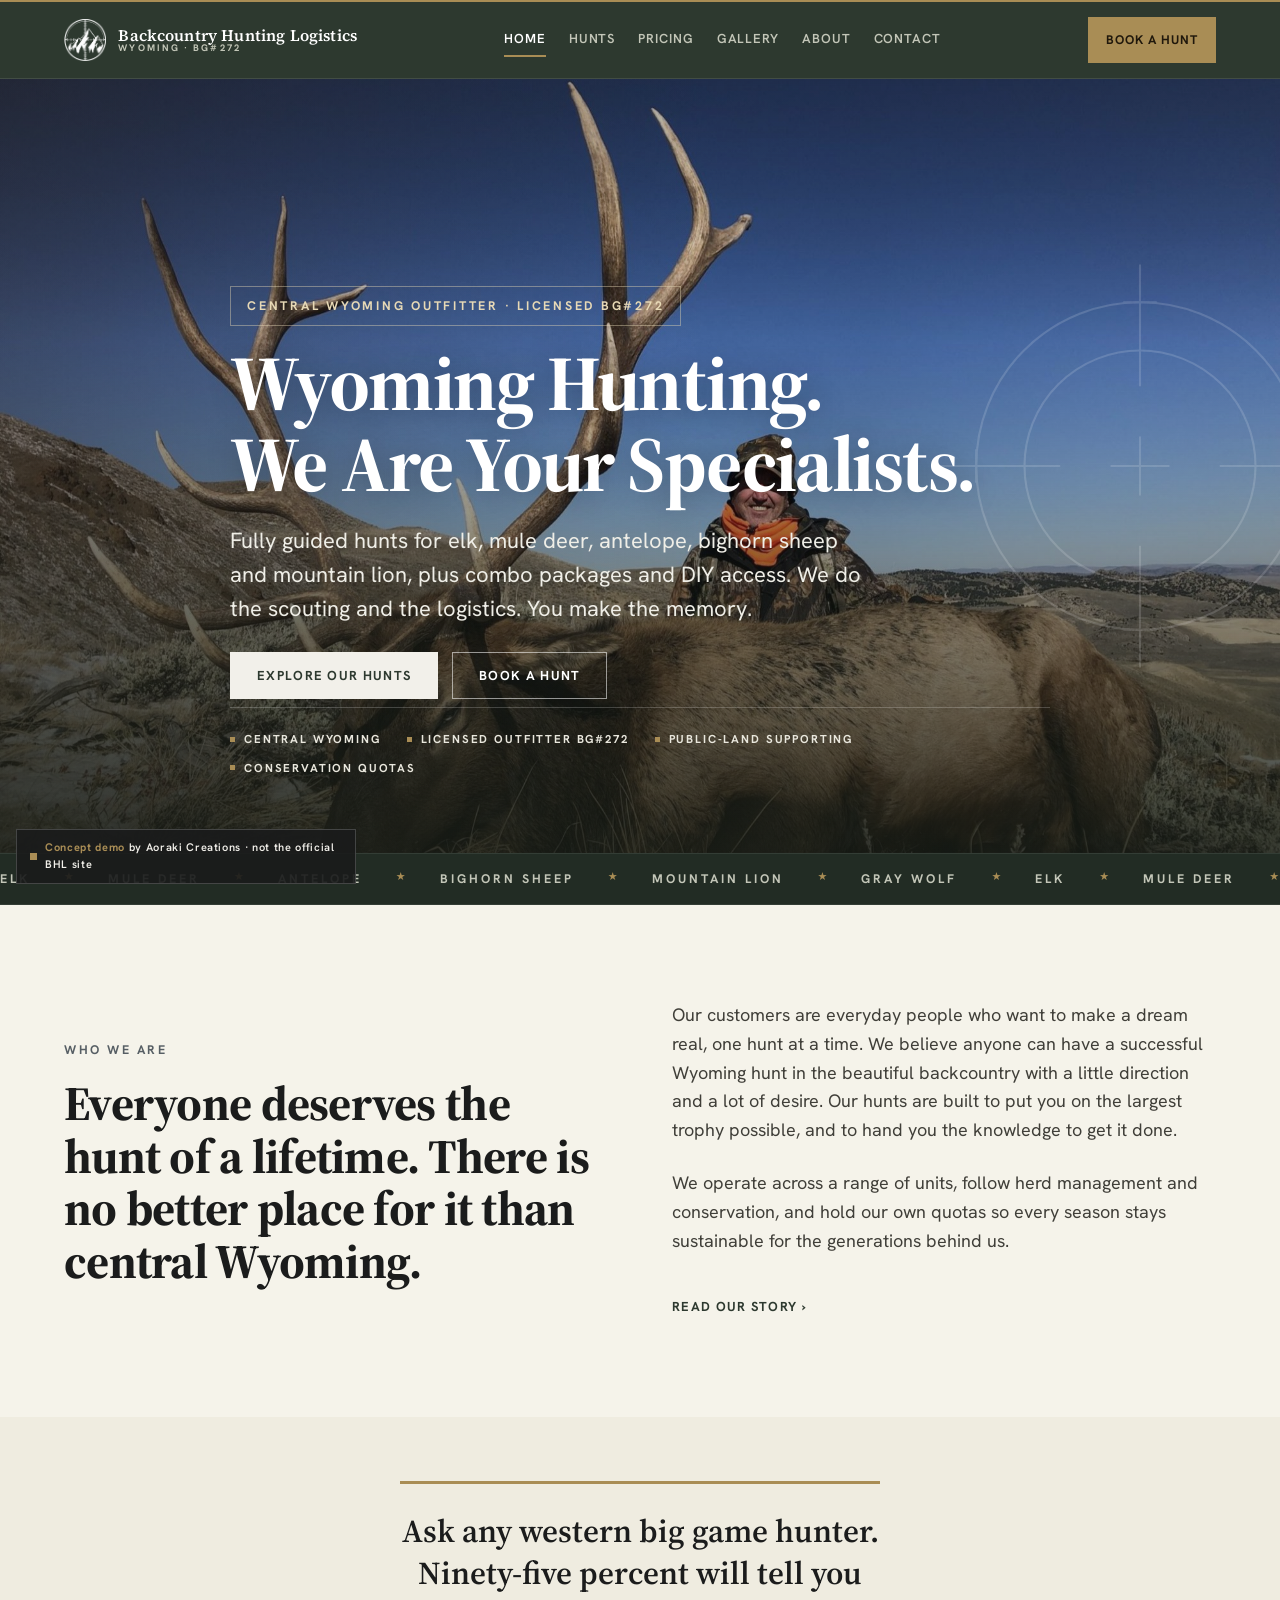
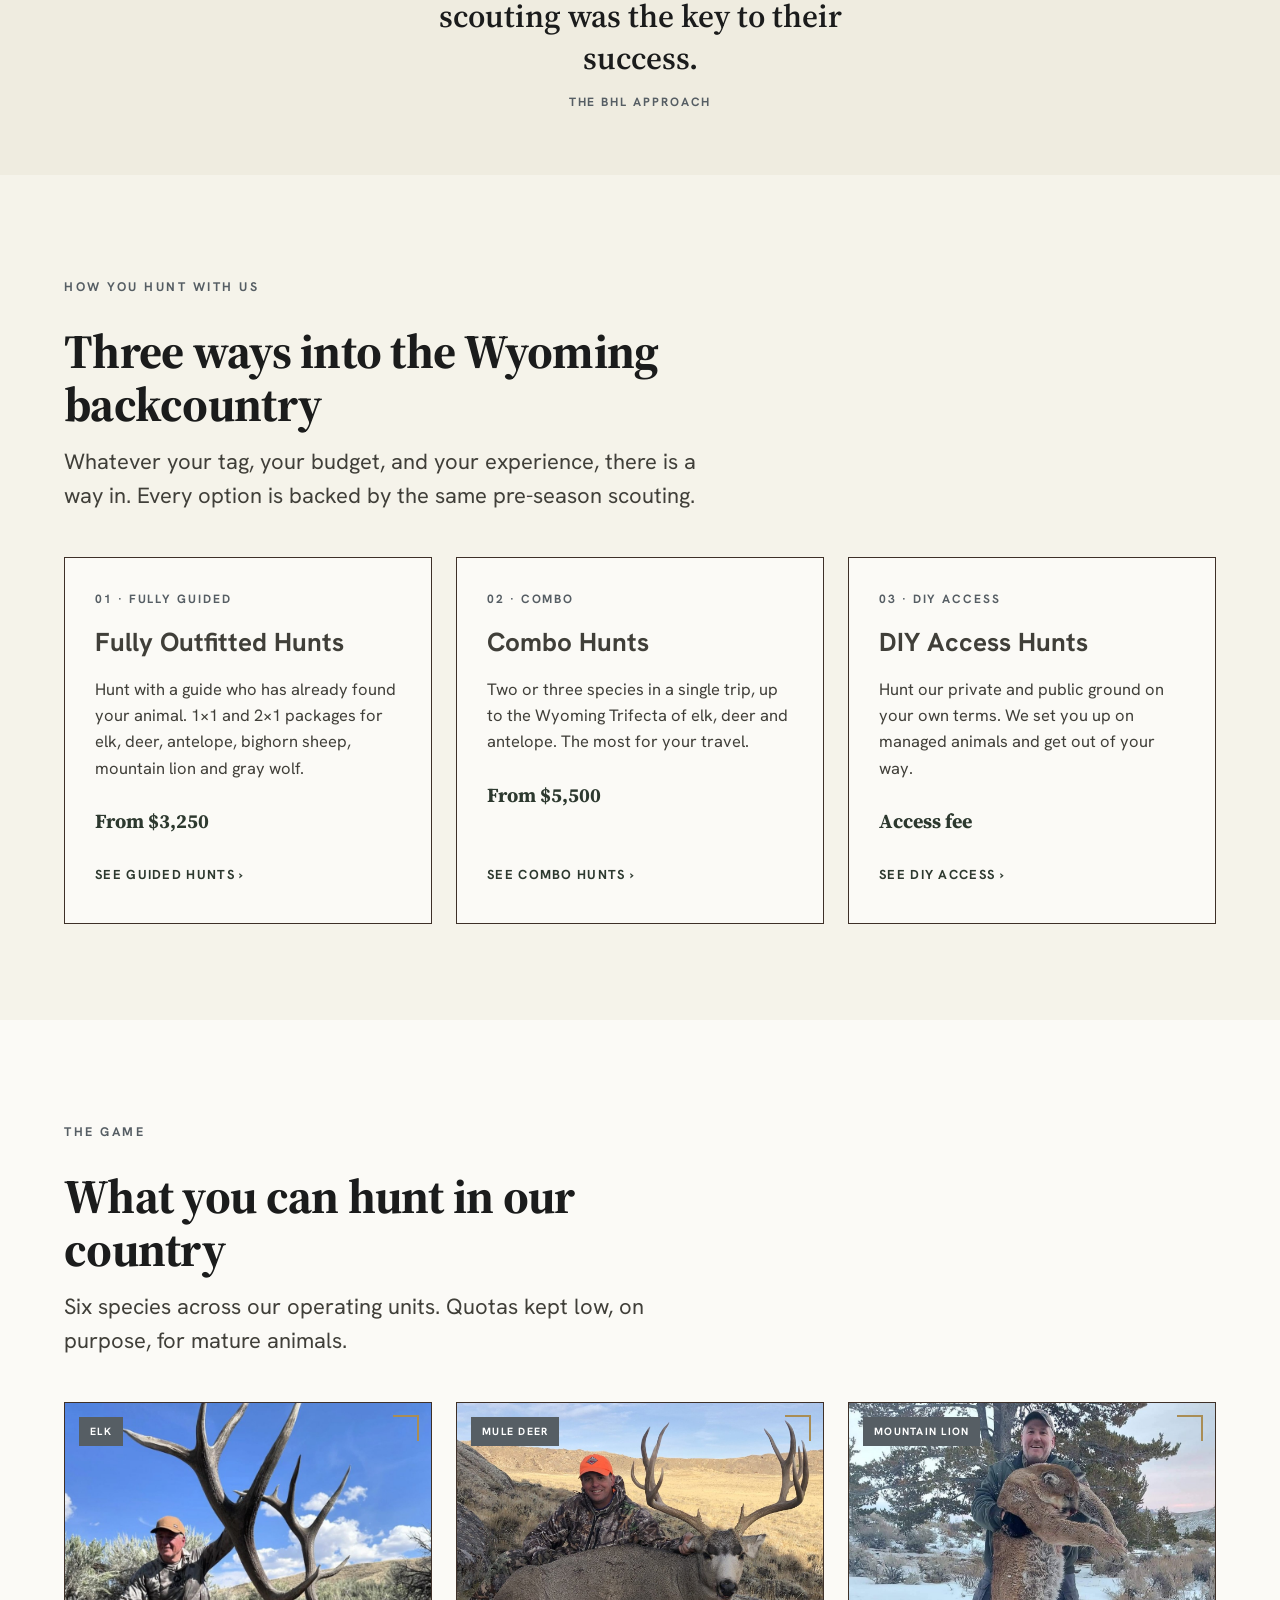
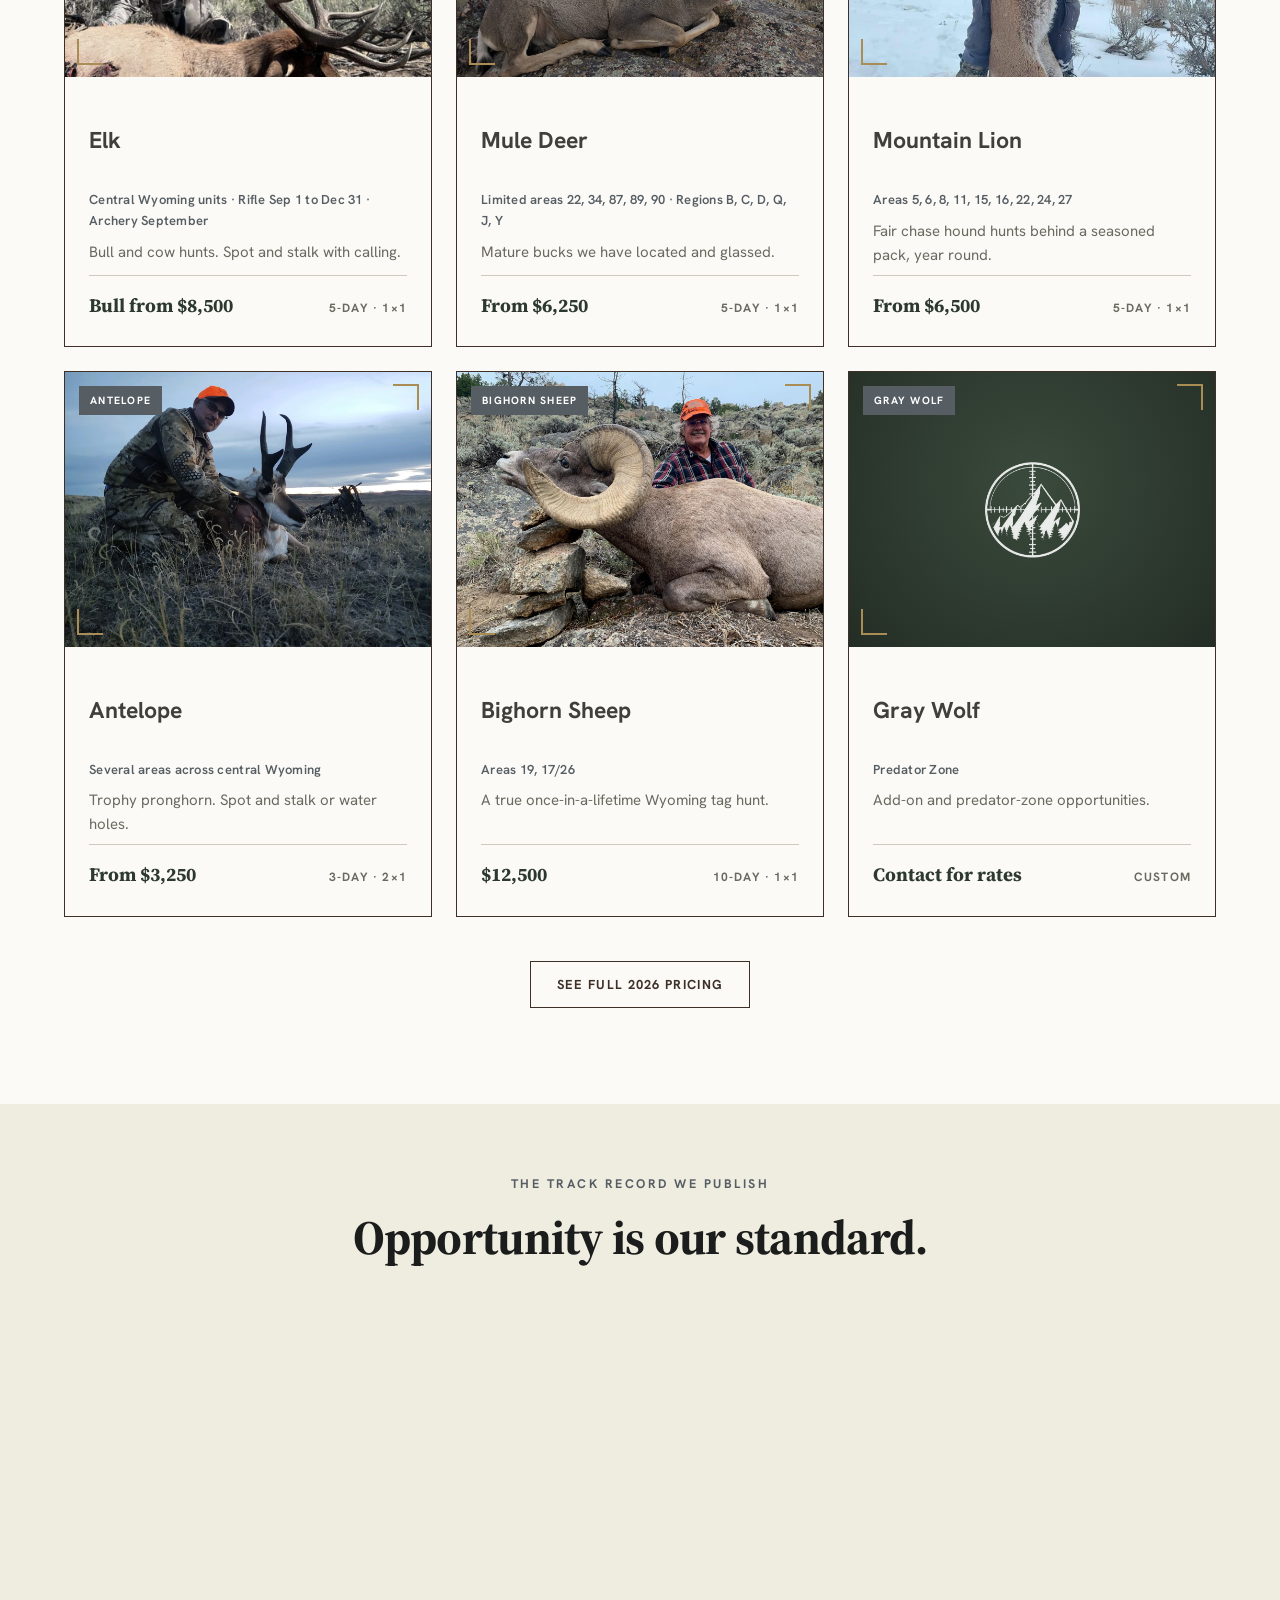
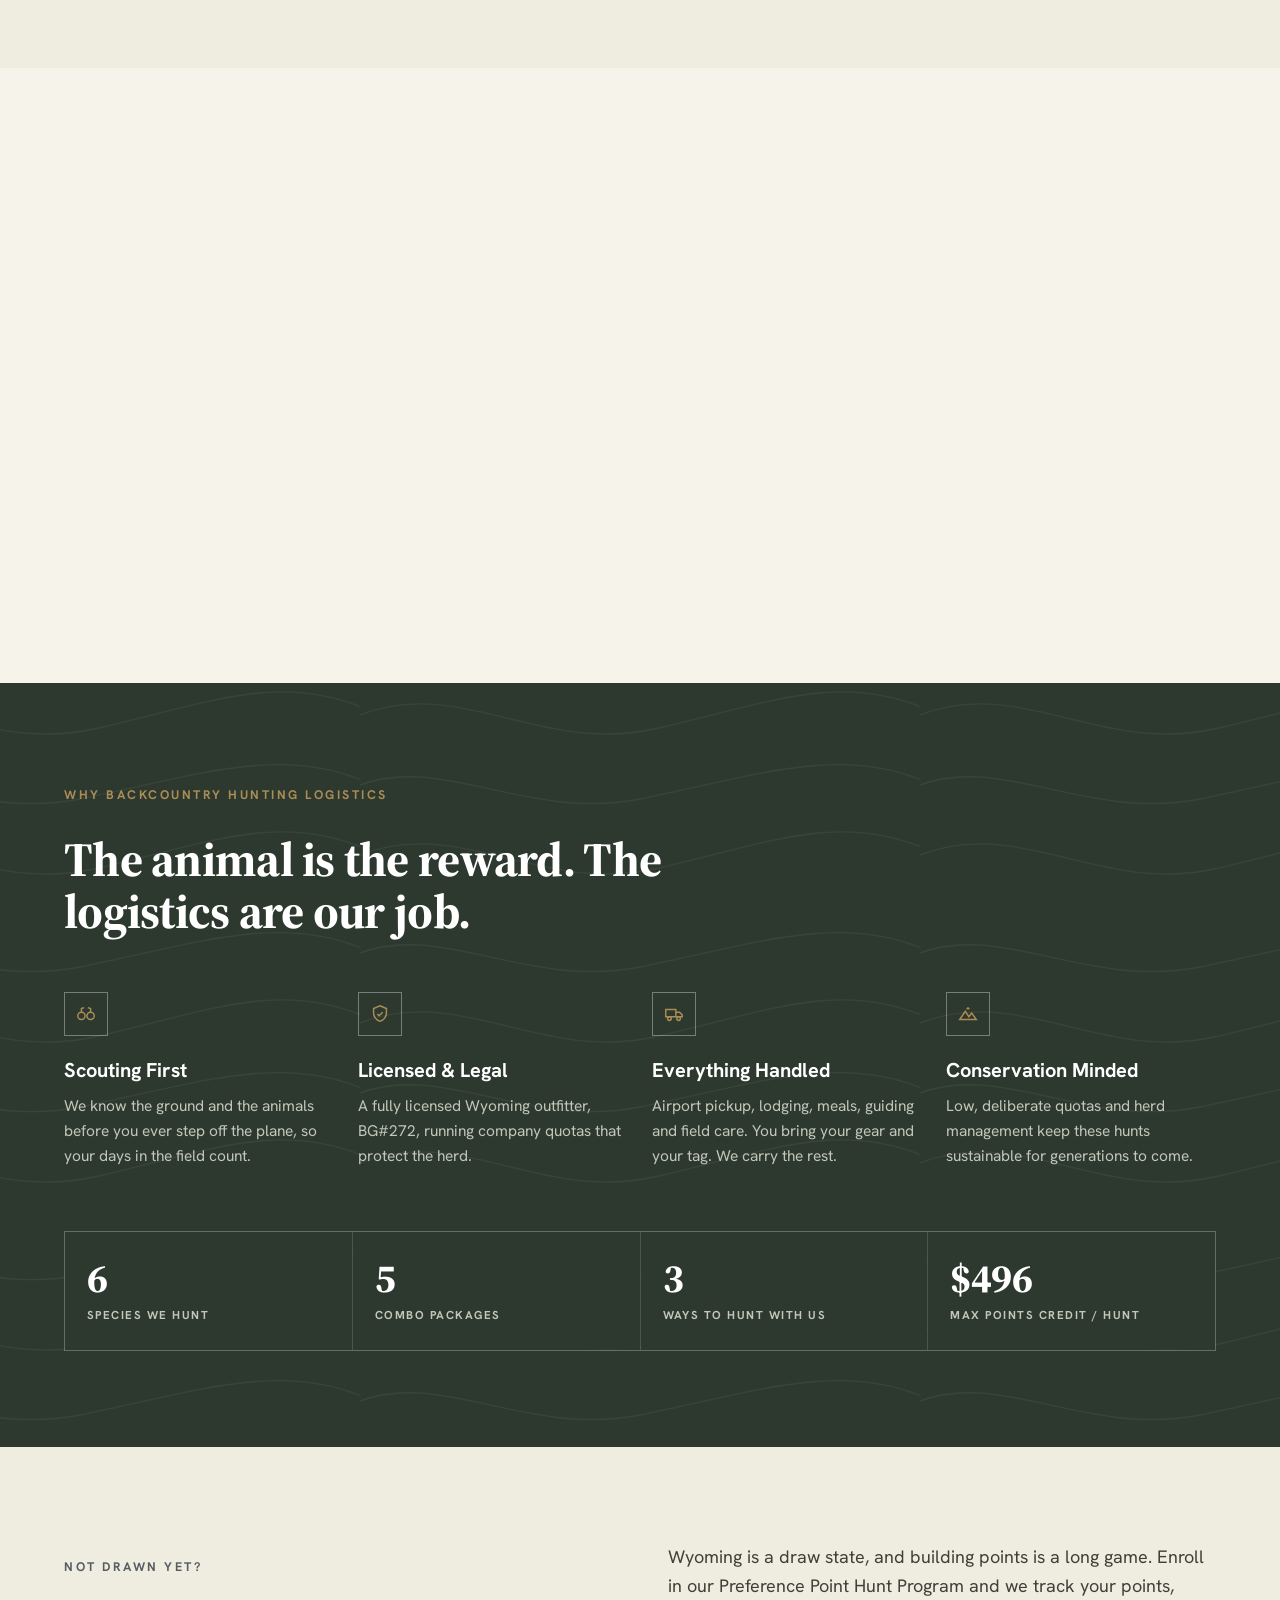
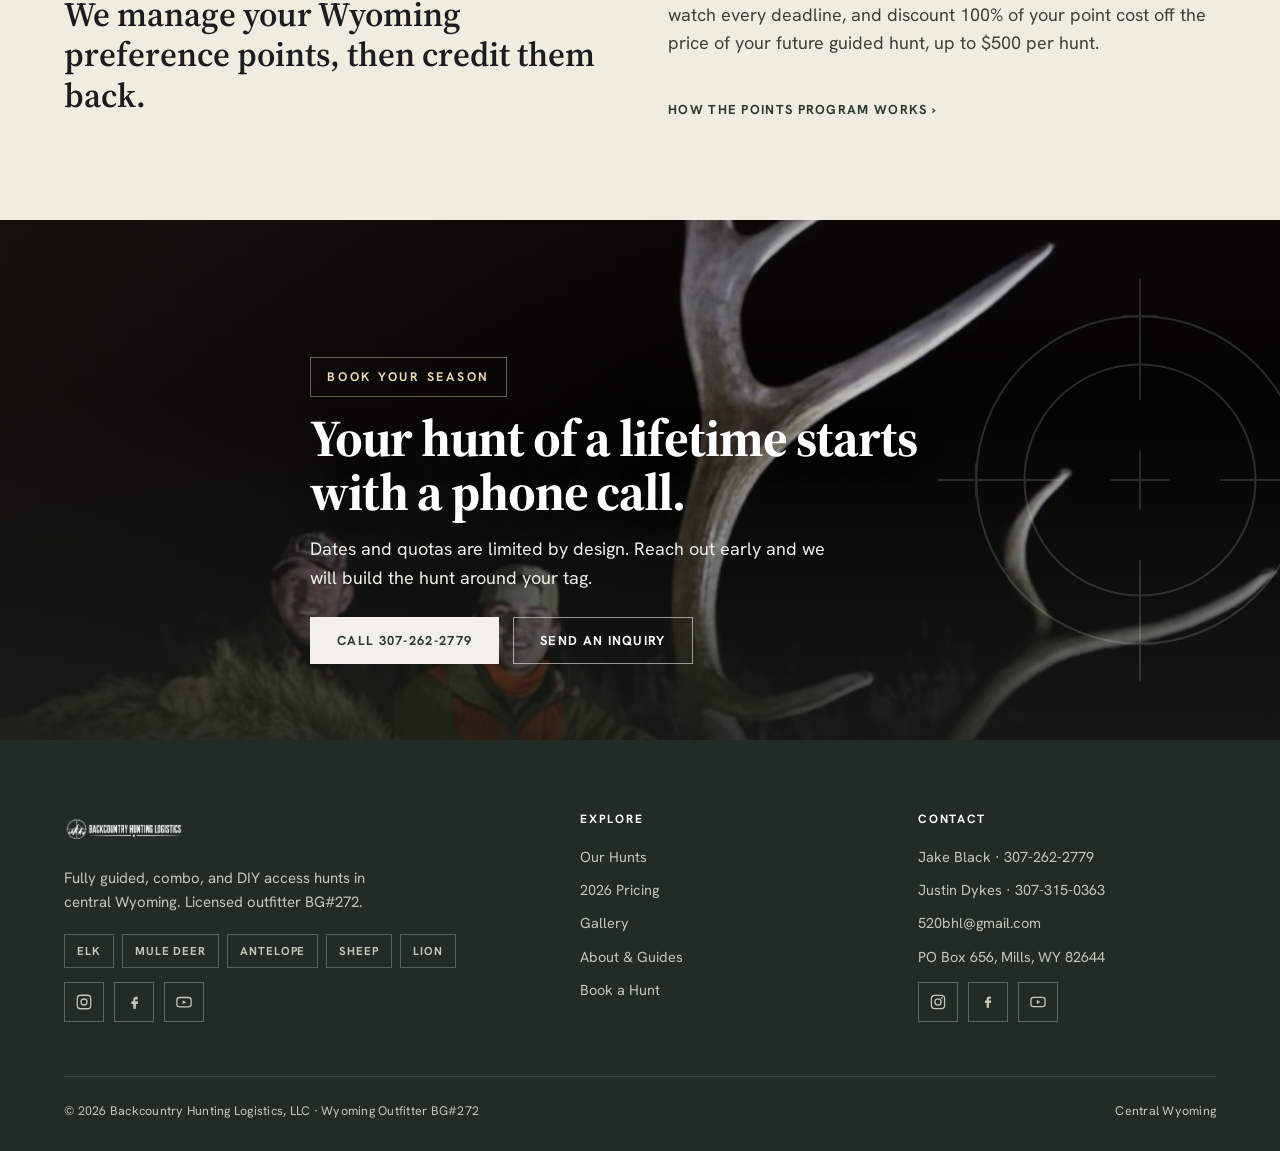
<file: index.html>
<!doctype html>
<html lang="en">
<head>
<meta charset="utf-8">
<meta name="viewport" content="width=device-width, initial-scale=1">
<meta name="robots" content="noindex, nofollow">
<title>Backcountry Hunting Logistics · Guided Wyoming Hunts | Elk, Deer, Antelope</title>
<meta name="description" content="Backcountry Hunting Logistics (BG#272) · fully guided, combo, and DIY access hunts for elk, mule deer, antelope, bighorn sheep and mountain lion in central Wyoming.">
<link rel="icon" type="image/png" href="assets/favicon.png">
<link rel="preconnect" href="https://fonts.googleapis.com">
<link rel="preconnect" href="https://fonts.gstatic.com" crossorigin>
<link href="https://fonts.googleapis.com/css2?family=Hanken+Grotesk:wght@400;500;600;700&family=Source+Serif+4:opsz,wght@8..60,400;8..60,600;8..60,700&display=swap" rel="stylesheet">
<link rel="stylesheet" href="assets/site.css">
</head>
<body>

<!-- NAV -->
<header class="site-nav">
  <div class="nav-inner">
    <a class="brand" href="index.html" aria-label="Backcountry Hunting Logistics home">
      <img src="assets/mark-white.png" alt="Backcountry Hunting Logistics emblem">
      <span class="brand-word">Backcountry Hunting Logistics<small>Wyoming · BG#272</small></span>
    </a>
    <nav class="nav-links" id="navlinks">
      <a href="index.html" class="active">Home</a>
      <a href="hunts.html">Hunts</a>
      <a href="pricing.html">Pricing</a>
      <a href="gallery.html">Gallery</a>
      <a href="about.html">About</a>
      <a href="contact.html">Contact</a>
      <a href="contact.html" class="nav-cta-mobile">Book a Hunt</a>
    </nav>
    <div class="nav-actions">
      <a href="contact.html" class="nav-cta">Book a Hunt</a>
      <button class="nav-toggle" aria-label="Menu" aria-controls="navlinks" aria-expanded="false">
        <span></span><span></span><span></span>
      </button>
    </div>
  </div>
</header>

<!-- HERO -->
<section class="hero">
  <div class="hero-media"><img src="assets/hero-elk.jpg" alt="Hunter with a heavy bull elk under a blue Wyoming sky"></div>
  <div class="hero-overlay"></div>
  <div class="container">
    <div class="hero-inner">
      <span class="eyebrow">Central Wyoming Outfitter · Licensed BG#272</span>
      <h1 class="display" style="margin-top:16px">Wyoming Hunting.<br>We Are Your Specialists.</h1>
      <p style="margin-top:20px" class="lead">Fully guided hunts for elk, mule deer, antelope, bighorn sheep and mountain lion, plus combo packages and DIY access. We do the scouting and the logistics. You make the memory.</p>
      <div class="btn-row" style="margin-top:26px">
        <a href="hunts.html" class="btn btn-light">Explore Our Hunts</a>
        <a href="contact.html" class="btn btn-ghost-light">Book a Hunt</a>
      </div>
      <div class="hero-cred">
        <span>Central Wyoming</span>
        <span>Licensed Outfitter BG#272</span>
        <span>Public-Land Supporting</span>
        <span>Conservation Quotas</span>
      </div>
    </div>
  </div>
</section>

<!-- SPECIES MARQUEE -->
<div class="marquee" aria-hidden="true">
  <div class="marquee-track">
    <span>Elk</span><i>&#9733;</i><span>Mule Deer</span><i>&#9733;</i><span>Antelope</span><i>&#9733;</i><span>Bighorn Sheep</span><i>&#9733;</i><span>Mountain Lion</span><i>&#9733;</i><span>Gray Wolf</span><i>&#9733;</i>
    <span>Elk</span><i>&#9733;</i><span>Mule Deer</span><i>&#9733;</i><span>Antelope</span><i>&#9733;</i><span>Bighorn Sheep</span><i>&#9733;</i><span>Mountain Lion</span><i>&#9733;</i><span>Gray Wolf</span><i>&#9733;</i>
  </div>
</div>

<!-- POSITIONING -->
<section class="band band--cream">
  <div class="container">
    <div class="grid cols-2" style="align-items:center;gap:64px">
      <div class="reveal">
        <span class="eyebrow eyebrow--slate">Who We Are</span>
        <h2 class="h1" style="margin-top:14px">Everyone deserves the hunt of a lifetime. There is no better place for it than central Wyoming.</h2>
      </div>
      <div class="reveal stack">
        <p>Our customers are everyday people who want to make a dream real, one hunt at a time. We believe anyone can have a successful Wyoming hunt in the beautiful backcountry with a little direction and a lot of desire. Our hunts are built to put you on the largest trophy possible, and to hand you the knowledge to get it done.</p>
        <p>We operate across a range of units, follow herd management and conservation, and hold our own quotas so every season stays sustainable for the generations behind us.</p>
        <a href="about.html" class="arrow-link">Read our story &rsaquo;</a>
      </div>
    </div>
  </div>
</section>

<!-- PULLQUOTE -->
<section class="band band--cream2 band--tight">
  <div class="container center reveal">
    <blockquote class="pullquote" style="margin:0 auto;text-align:center;border-left:0;border-top:3px solid var(--brass);padding:26px 0 0;max-width:30ch">
      Ask any western big game hunter. Ninety-five percent will tell you scouting was the key to their success.
      <cite>The BHL approach</cite>
    </blockquote>
  </div>
</section>

<!-- THREE WAYS -->
<section class="band band--cream">
  <div class="container">
    <div class="head reveal" style="margin-bottom:44px">
      <span class="eyebrow eyebrow--slate">How You Hunt With Us</span>
      <h2 class="h1" style="margin-top:14px">Three ways into the Wyoming backcountry</h2>
      <p class="lead" style="margin-top:14px">Whatever your tag, your budget, and your experience, there is a way in. Every option is backed by the same pre-season scouting.</p>
    </div>
    <div class="grid cols-3">
      <div class="offer reveal">
        <span class="label">01 · Fully Guided</span>
        <h3>Fully Outfitted Hunts</h3>
        <p>Hunt with a guide who has already found your animal. 1×1 and 2×1 packages for elk, deer, antelope, bighorn sheep, mountain lion and gray wolf.</p>
        <div class="price">From $3,250</div>
        <div class="card-cta"><a href="hunts.html#guided" class="arrow-link">See guided hunts &rsaquo;</a></div>
      </div>
      <div class="offer reveal">
        <span class="label">02 · Combo</span>
        <h3>Combo Hunts</h3>
        <p>Two or three species in a single trip, up to the Wyoming Trifecta of elk, deer and antelope. The most for your travel.</p>
        <div class="price">From $5,500</div>
        <div class="card-cta"><a href="hunts.html#combo" class="arrow-link">See combo hunts &rsaquo;</a></div>
      </div>
      <div class="offer reveal">
        <span class="label">03 · DIY Access</span>
        <h3>DIY Access Hunts</h3>
        <p>Hunt our private and public ground on your own terms. We set you up on managed animals and get out of your way.</p>
        <div class="price">Access fee</div>
        <div class="card-cta"><a href="hunts.html#diy" class="arrow-link">See DIY access &rsaquo;</a></div>
      </div>
    </div>
  </div>
</section>

<!-- SPECIES -->
<section class="band band--paper">
  <div class="container">
    <div class="head reveal" style="margin-bottom:44px">
      <span class="eyebrow eyebrow--slate">The Game</span>
      <h2 class="h1" style="margin-top:14px">What you can hunt in our country</h2>
      <p class="lead" style="margin-top:14px">Six species across our operating units. Quotas kept low, on purpose, for mature animals.</p>
    </div>
    <div class="grid cols-3">

      <article class="species reveal">
        <div class="media elk"><span class="tag">Elk</span><img src="assets/elk-sagebrush.jpg" alt="Heavy bull elk taken with BHL in the Wyoming sage country"></div>
        <div class="body">
          <h3>Elk</h3>
          <div class="units">Central Wyoming units · Rifle Sep 1 to Dec 31 · Archery September</div>
          <p class="muted" style="font-size:15px;margin:0">Bull and cow hunts. Spot and stalk with calling.</p>
          <div class="meta"><span class="price">Bull from $8,500</span><span class="ratio">5-Day · 1×1</span></div>
        </div>
      </article>

      <article class="species reveal">
        <div class="media muley"><span class="tag">Mule Deer</span><img src="assets/muley-card.jpg" alt="Heavy mature mule deer buck taken with BHL in open Wyoming country"></div>
        <div class="body">
          <h3>Mule Deer</h3>
          <div class="units">Limited areas 22, 34, 87, 89, 90 · Regions B, C, D, Q, J, Y</div>
          <p class="muted" style="font-size:15px;margin:0">Mature bucks we have located and glassed.</p>
          <div class="meta"><span class="price">From $6,250</span><span class="ratio">5-Day · 1×1</span></div>
        </div>
      </article>

      <article class="species reveal">
        <div class="media lion"><span class="tag">Mountain Lion</span><img src="assets/lion-card.jpg" alt="Big Wyoming tom mountain lion taken over hounds in fresh snow"></div>
        <div class="body">
          <h3>Mountain Lion</h3>
          <div class="units">Areas 5, 6, 8, 11, 15, 16, 22, 24, 27</div>
          <p class="muted" style="font-size:15px;margin:0">Fair chase hound hunts behind a seasoned pack, year round.</p>
          <div class="meta"><span class="price">From $6,500</span><span class="ratio">5-Day · 1×1</span></div>
        </div>
      </article>

      <article class="species reveal">
        <div class="media ant"><span class="tag">Antelope</span><img src="assets/antelope.jpg" alt="Trophy pronghorn antelope buck taken with BHL on the Wyoming prairie"></div>
        <div class="body">
          <h3>Antelope</h3>
          <div class="units">Several areas across central Wyoming</div>
          <p class="muted" style="font-size:15px;margin:0">Trophy pronghorn. Spot and stalk or water holes.</p>
          <div class="meta"><span class="price">From $3,250</span><span class="ratio">3-Day · 2×1</span></div>
        </div>
      </article>

      <article class="species reveal">
        <div class="media ram"><span class="tag">Bighorn Sheep</span><img src="assets/bighorn.jpg" alt="Full-curl Wyoming bighorn ram taken with BHL"></div>
        <div class="body">
          <h3>Bighorn Sheep</h3>
          <div class="units">Areas 19, 17/26</div>
          <p class="muted" style="font-size:15px;margin:0">A true once-in-a-lifetime Wyoming tag hunt.</p>
          <div class="meta"><span class="price">$12,500</span><span class="ratio">10-Day · 1×1</span></div>
        </div>
      </article>

      <article class="species reveal">
        <div class="media"><span class="tag">Gray Wolf</span><div class="panel"><img src="assets/mark-white.png" alt=""></div></div>
        <div class="body">
          <h3>Gray Wolf</h3>
          <div class="units">Predator Zone</div>
          <p class="muted" style="font-size:15px;margin:0">Add-on and predator-zone opportunities.</p>
          <div class="meta"><span class="price">Contact for rates</span><span class="ratio">Custom</span></div>
        </div>
      </article>

    </div>
    <div class="center" style="margin-top:44px"><a href="pricing.html" class="btn btn-outline">See full 2026 pricing</a></div>
  </div>
</section>

<!-- TRACK RECORD (their own published claims) -->
<section class="band band--cream2 band--tight">
  <div class="container">
    <div class="center reveal" style="margin-bottom:40px">
      <span class="eyebrow eyebrow--slate">The Track Record We Publish</span>
      <h2 class="h1" style="margin-top:14px;max-width:24ch;margin-left:auto;margin-right:auto">Opportunity is our standard.</h2>
    </div>
    <div class="claims reveal">
      <div class="claim">
        <div class="n"><span data-count="100" data-suffix="%">0</span></div>
        <div class="t">Opportunity on 6x6 bulls scoring 300 inches or better</div>
        <div class="s">Our elk-hunt track record</div>
      </div>
      <div class="claim">
        <div class="n"><span data-count="100" data-suffix="%">0</span></div>
        <div class="t">Opportunity on mature quality bucks</div>
        <div class="s">Our deer-hunt history</div>
      </div>
      <div class="claim">
        <div class="n"><span data-count="100" data-suffix="%">0</span></div>
        <div class="t">Opportunity on antelope bucks scoring 75 inches or better</div>
        <div class="s">Our antelope-hunt history</div>
      </div>
    </div>
    <p class="muted center reveal" style="font-size:13.5px;margin:18px auto 0;max-width:64ch">Those are the numbers we publish for our elk, deer and antelope hunts. The shot, the wind and the story are yours.</p>
  </div>
</section>

<!-- HOW IT WORKS -->
<section class="band band--cream">
  <div class="container">
    <div class="head reveal" style="margin-bottom:44px">
      <span class="eyebrow eyebrow--slate">From First Call to Full Freezer</span>
      <h2 class="h1" style="margin-top:14px">How a BHL hunt comes together</h2>
    </div>
    <div class="steps">
      <div class="step reveal">
        <div class="snum">01</div>
        <h3>Talk it through</h3>
        <p>Call or write. We help you pick the species, the unit, and the season that fit your goals and your budget.</p>
      </div>
      <div class="step reveal">
        <div class="snum">02</div>
        <h3>Draw your tag</h3>
        <p>Wyoming is a draw state. We walk you through the application, and our point program can manage the long game for you.</p>
      </div>
      <div class="step reveal">
        <div class="snum">03</div>
        <h3>We scout before you arrive</h3>
        <p>Before you arrive we already know the country and the animals. Scouting is the whole reason our track record holds.</p>
      </div>
      <div class="step reveal">
        <div class="snum">04</div>
        <h3>You hunt</h3>
        <p>We pick you up at the airport. Lodging, meals, guiding and field care are handled. You bring your gear and your tag.</p>
      </div>
    </div>
  </div>
</section>

<!-- WHY BHL -->
<section class="band band--forest on-dark">
  <div class="container">
    <div class="head reveal" style="margin-bottom:48px">
      <span class="eyebrow">Why Backcountry Hunting Logistics</span>
      <h2 class="h1" style="margin-top:14px;color:#fff">The animal is the reward. The logistics are our job.</h2>
    </div>
    <div class="grid cols-4">
      <div class="pillar reveal">
        <div class="picon"><svg viewBox="0 0 24 24"><circle cx="7" cy="14" r="4"/><circle cx="17" cy="14" r="4"/><path d="M7 10V6l3-1M17 10V6l-3-1"/></svg></div>
        <h3>Scouting First</h3>
        <p>We know the ground and the animals before you ever step off the plane, so your days in the field count.</p>
      </div>
      <div class="pillar reveal">
        <div class="picon"><svg viewBox="0 0 24 24"><path d="M12 3l7 3v5c0 4.5-3 7.5-7 9-4-1.5-7-4.5-7-9V6z"/><path d="M9 12l2 2 4-4"/></svg></div>
        <h3>Licensed &amp; Legal</h3>
        <p>A fully licensed Wyoming outfitter, BG#272, running company quotas that protect the herd.</p>
      </div>
      <div class="pillar reveal">
        <div class="picon"><svg viewBox="0 0 24 24"><path d="M3 7h11v8H3zM14 10h4l3 3v2h-7z"/><circle cx="7" cy="17" r="2"/><circle cx="17" cy="17" r="2"/></svg></div>
        <h3>Everything Handled</h3>
        <p>Airport pickup, lodging, meals, guiding and field care. You bring your gear and your tag. We carry the rest.</p>
      </div>
      <div class="pillar reveal">
        <div class="picon"><svg viewBox="0 0 24 24"><path d="M3 18l6-9 4 6 3-4 5 7z"/><path d="M12 5l1.5 2M12 5l-1.5 2"/></svg></div>
        <h3>Conservation Minded</h3>
        <p>Low, deliberate quotas and herd management keep these hunts sustainable for generations to come.</p>
      </div>
    </div>
    <div class="stats reveal" style="margin-top:56px">
      <div class="stat"><div class="n"><span data-count="6">0</span></div><div class="l">Species We Hunt</div></div>
      <div class="stat"><div class="n"><span data-count="5">0</span></div><div class="l">Combo Packages</div></div>
      <div class="stat"><div class="n"><span data-count="3">0</span></div><div class="l">Ways to Hunt With Us</div></div>
      <div class="stat"><div class="n">$<span data-count="500">0</span></div><div class="l">Max Points Credit / Hunt</div></div>
    </div>
  </div>
</section>

<!-- PREFERENCE POINTS TEASER -->
<section class="band band--cream2">
  <div class="container">
    <div class="grid cols-2" style="align-items:center;gap:56px">
      <div class="reveal">
        <span class="eyebrow eyebrow--slate">Not Drawn Yet?</span>
        <h2 class="h2" style="margin-top:14px">We manage your Wyoming preference points, then credit them back.</h2>
      </div>
      <div class="reveal stack">
        <p>Wyoming is a draw state, and building points is a long game. Enroll in our Preference Point Hunt Program and we track your points, watch every deadline, and discount 100% of your point cost off the price of your future guided hunt, up to $500 per hunt.</p>
        <a href="hunts.html#points" class="arrow-link">How the points program works &rsaquo;</a>
      </div>
    </div>
  </div>
</section>

<!-- CTA BAND -->
<section class="hero" style="min-height:520px">
  <div class="hero-media"><img src="assets/elk-night.jpg" alt="Two hunters with a giant Wyoming bull elk after dark"></div>
  <div class="hero-overlay"></div>
  <div class="container">
    <div class="hero-inner" style="max-width:660px">
      <span class="eyebrow">Book Your Season</span>
      <h2 class="display" style="font-size:clamp(34px,5vw,52px);margin-top:14px">Your hunt of a lifetime starts with a phone call.</h2>
      <p style="margin-top:16px">Dates and quotas are limited by design. Reach out early and we will build the hunt around your tag.</p>
      <div class="btn-row" style="margin-top:24px">
        <a href="tel:+13072622779" class="btn btn-light">Call 307-262-2779</a>
        <a href="contact.html" class="btn btn-ghost-light">Send an Inquiry</a>
      </div>
    </div>
  </div>
</section>

<!-- FOOTER -->
<footer class="footer">
  <div class="container">
    <div class="fgrid">
      <div>
        <a class="brand" href="index.html"><img src="assets/logo-white.png" alt="Backcountry Hunting Logistics"></a>
        <p class="flead">Fully guided, combo, and DIY access hunts in central Wyoming. Licensed outfitter BG#272.</p>
        <div class="chips">
          <span class="chip chip--out" style="color:var(--on-dark-dim);border-color:rgba(255,255,255,.25)">Elk</span>
          <span class="chip chip--out" style="color:var(--on-dark-dim);border-color:rgba(255,255,255,.25)">Mule Deer</span>
          <span class="chip chip--out" style="color:var(--on-dark-dim);border-color:rgba(255,255,255,.25)">Antelope</span>
          <span class="chip chip--out" style="color:var(--on-dark-dim);border-color:rgba(255,255,255,.25)">Sheep</span>
          <span class="chip chip--out" style="color:var(--on-dark-dim);border-color:rgba(255,255,255,.25)">Lion</span>
        </div>
        <div class="social-row">
          <a class="sicon" href="https://www.instagram.com/backcountryhuntinglogistics/" aria-label="BHL on Instagram" title="Instagram"><svg viewBox="0 0 24 24"><rect x="3" y="3" width="18" height="18" rx="4.5"/><circle cx="12" cy="12" r="4"/><circle cx="17.2" cy="6.8" r="0.6" fill="currentColor" stroke="none"/></svg></a>
          <a class="sicon" href="https://www.facebook.com/520bhl/" aria-label="BHL on Facebook" title="Facebook"><svg viewBox="0 0 24 24"><path d="M14.5 8.5h2.5V5h-2.5C12.6 5 11 6.6 11 8.5V11H8.5v3.5H11V21h3.5v-6.5H17l.5-3.5h-4v-2c0-.3.2-.5.5-.5z" fill="currentColor" stroke="none"/></svg></a>
          <a class="sicon" href="https://www.youtube.com/channel/UCquznrqzq2pUlDvqJu7SCnA" aria-label="BHL on YouTube" title="YouTube"><svg viewBox="0 0 24 24"><rect x="2.5" y="6" width="19" height="12.5" rx="3.5"/><path d="M10.2 9.7l4.8 2.5-4.8 2.5z" fill="currentColor" stroke="none"/></svg></a>
        </div>

      </div>
      <div>
        <h4>Explore</h4>
        <ul>
          <li><a href="hunts.html">Our Hunts</a></li>
          <li><a href="pricing.html">2026 Pricing</a></li>
          <li><a href="gallery.html">Gallery</a></li>
          <li><a href="about.html">About &amp; Guides</a></li>
          <li><a href="contact.html">Book a Hunt</a></li>
        </ul>
      </div>
      <div>
        <h4>Contact</h4>
        <ul>
          <li><a href="tel:+13072622779">Jake Black · 307-262-2779</a></li>
          <li><a href="tel:+13073150363">Justin Dykes · 307-315-0363</a></li>
          <li><a href="mailto:520bhl@gmail.com">520bhl@gmail.com</a></li>
          <li>PO Box 656, Mills, WY 82644</li>
          <li class="social-row"><a class="sicon" aria-label="Instagram" href="https://www.instagram.com/backcountryhuntinglogistics/"><svg viewBox="0 0 24 24"><rect x="3.2" y="3.2" width="17.6" height="17.6" rx="4.4"/><circle cx="12" cy="12" r="4.1"/><circle cx="17.2" cy="6.8" r="1.15" fill="currentColor" stroke="none"/></svg></a><a class="sicon" aria-label="Facebook" href="https://www.facebook.com/520bhl/"><svg viewBox="0 0 24 24"><path d="M15.5 4.5h-2.2c-1.9 0-3.1 1.2-3.1 3.2v2.4H8v3.1h2.2v6.3h3.2v-6.3h2.5l.4-3.1h-2.9V8.1c0-.5.2-.8.8-.8h2.3z" fill="currentColor" stroke="none"/></svg></a><a class="sicon" aria-label="YouTube" href="https://www.youtube.com/channel/UCquznrqzq2pUlDvqJu7SCnA"><svg viewBox="0 0 24 24"><rect x="2.6" y="5.8" width="18.8" height="12.4" rx="3.2"/><path d="M10.4 9.4l4.8 2.6-4.8 2.6z" fill="currentColor" stroke="none"/></svg></a></li>
        </ul>
      </div>
    </div>
    <div class="fbot">
      <span>&copy; <span data-year>2026</span> Backcountry Hunting Logistics, LLC · Wyoming Outfitter BG#272</span>
      <span>Central Wyoming</span>
    </div>
  </div>
</footer>

<div class="demo-badge"><span class="dot"></span><span><b>Concept demo</b> by Aoraki Creations · not the official BHL site</span></div>
<script src="assets/site.js"></script>
</body>
</html>
</file>
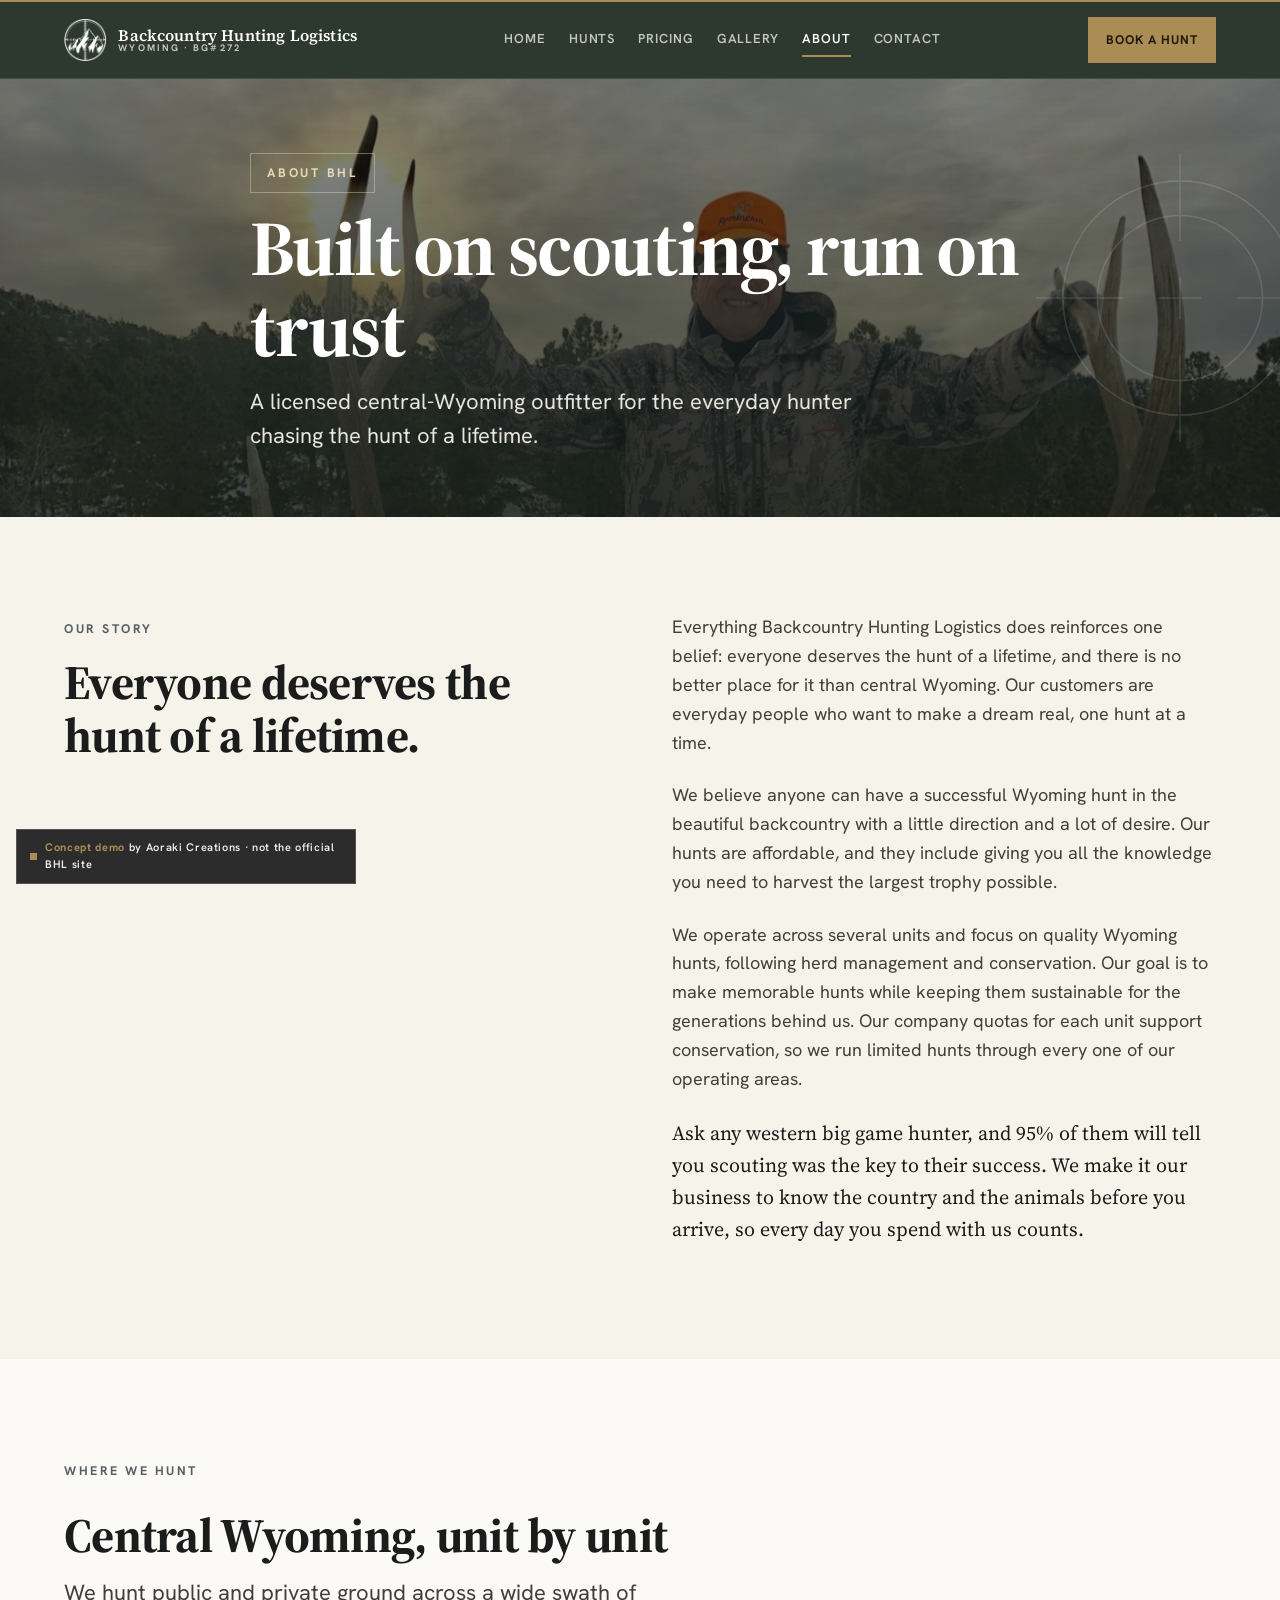
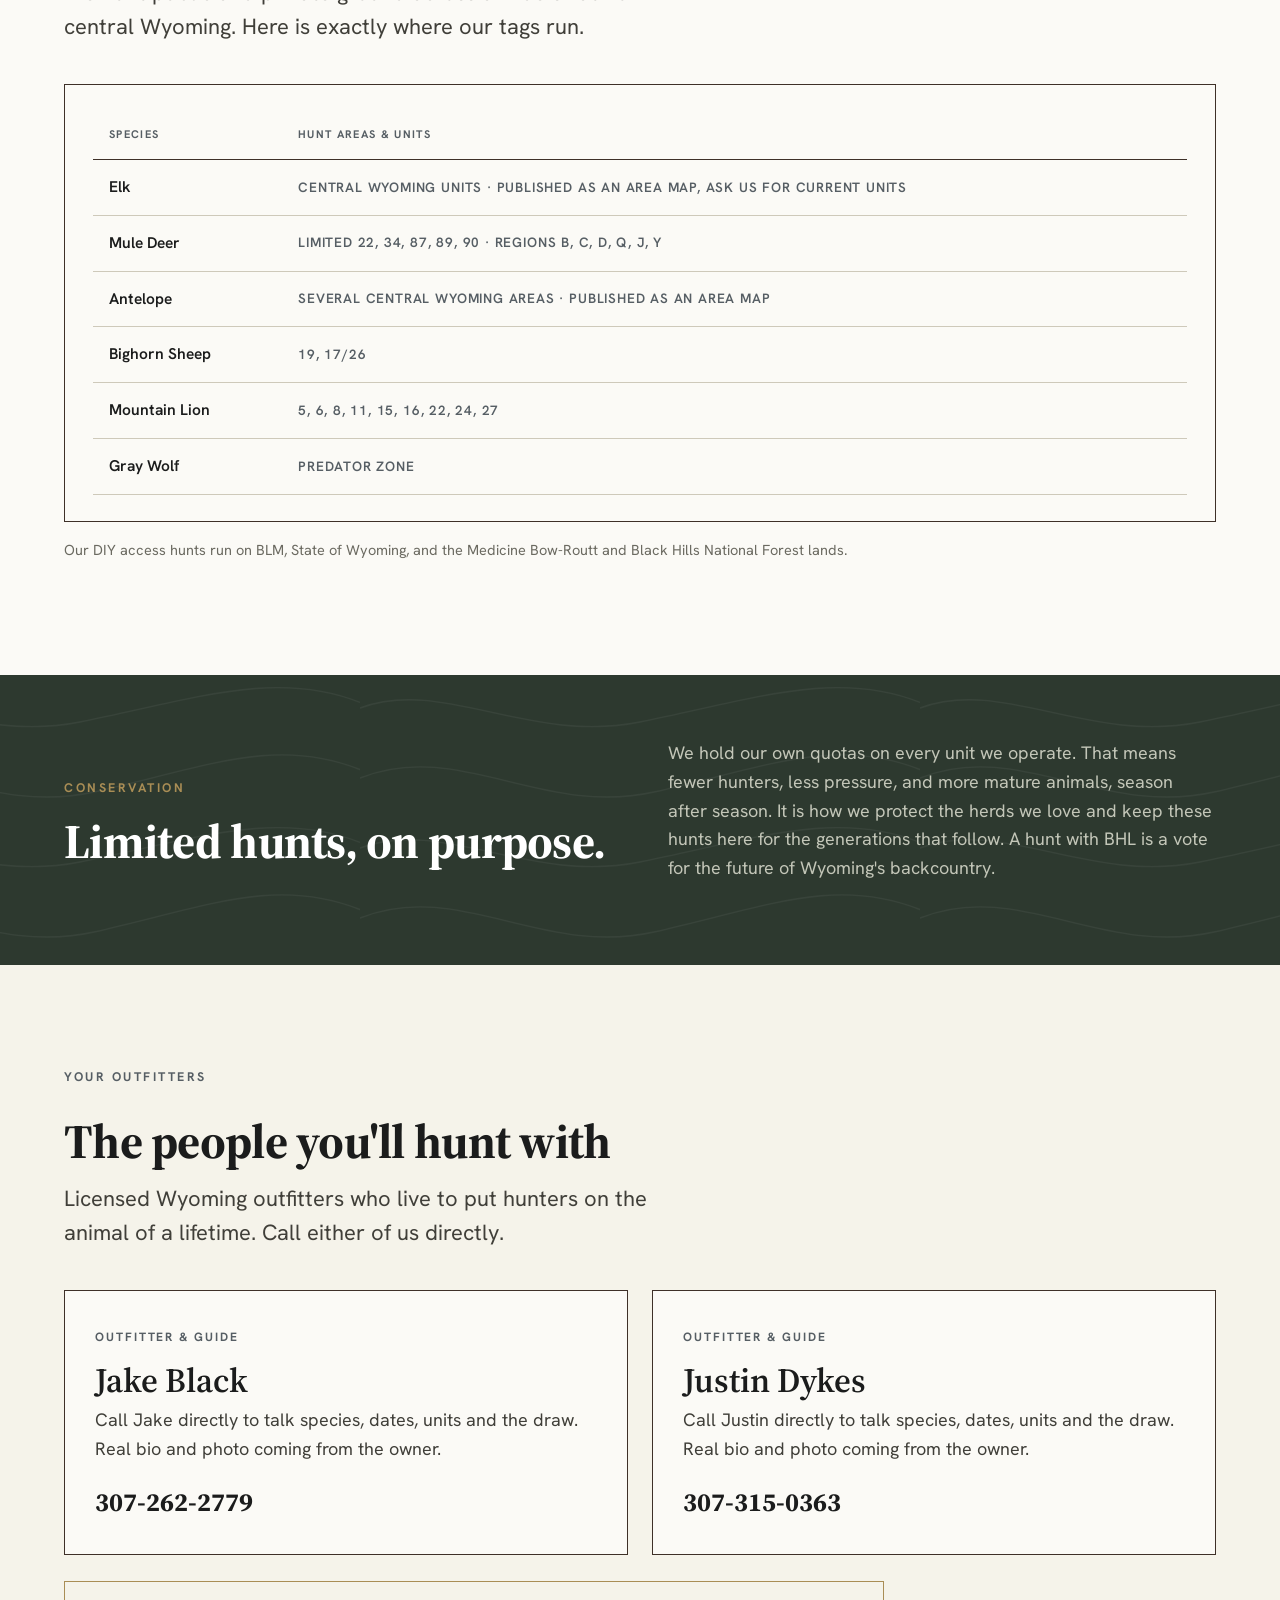
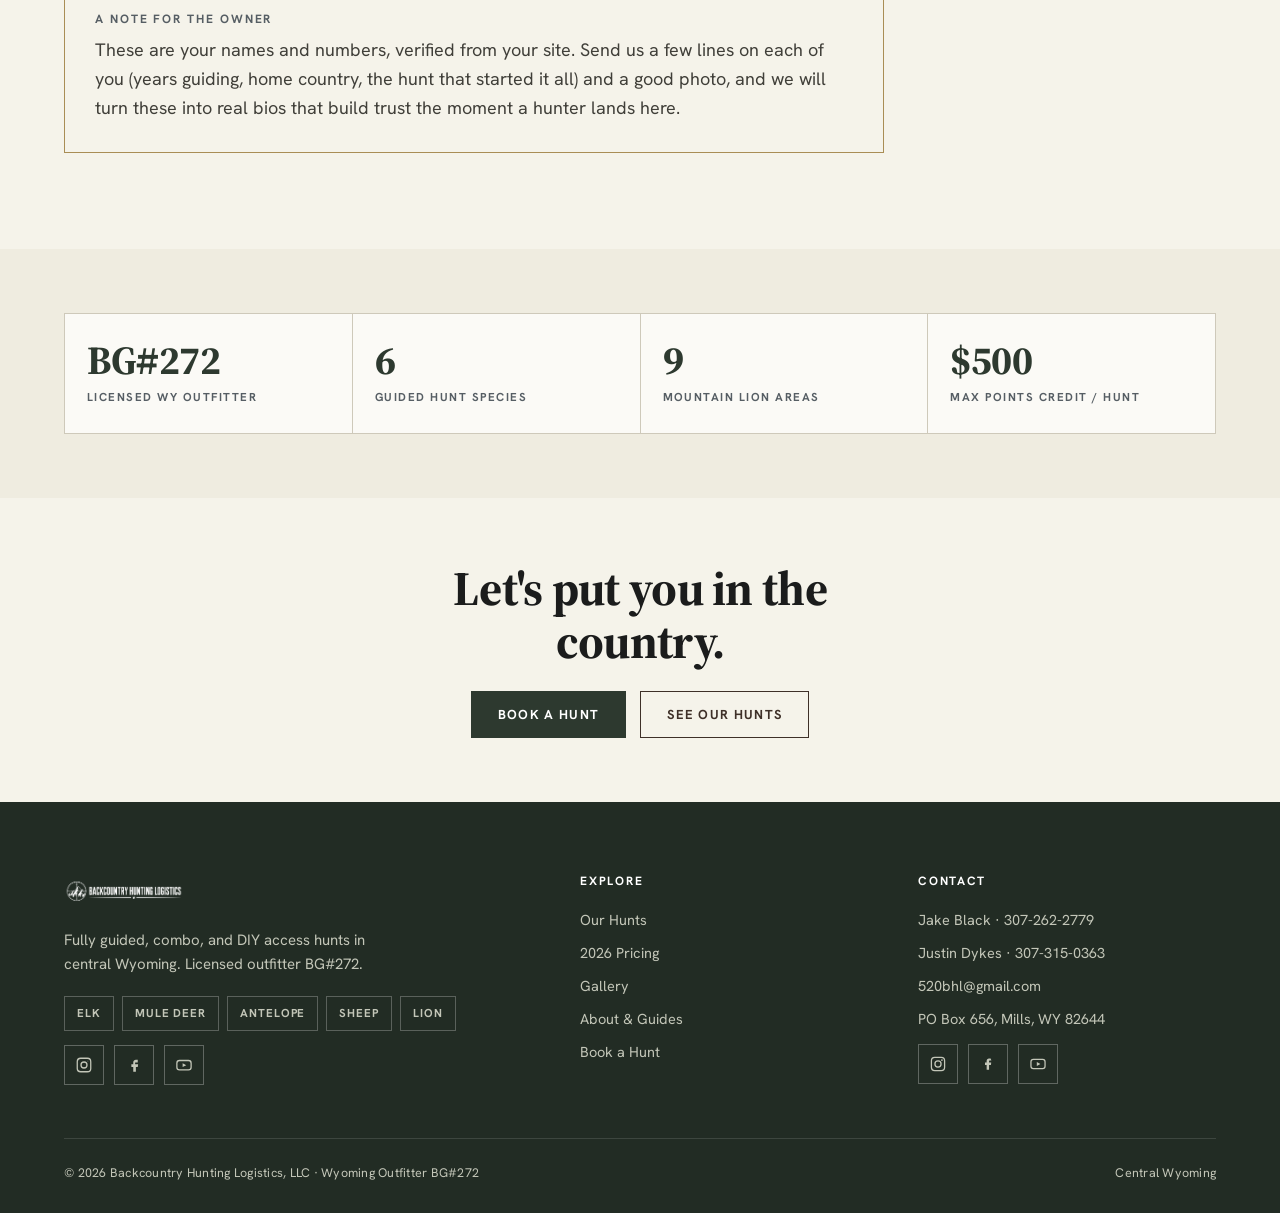
<file: about.html>
<!doctype html>
<html lang="en">
<head>
<meta charset="utf-8">
<meta name="viewport" content="width=device-width, initial-scale=1">
<meta name="robots" content="noindex, nofollow">
<title>About &amp; Guides · Backcountry Hunting Logistics | Central Wyoming</title>
<meta name="description" content="Backcountry Hunting Logistics is a licensed central-Wyoming outfitter (BG#272) built on scouting, herd management and honest hunts. Meet the outfitters and see where we hunt.">
<link rel="icon" type="image/png" href="assets/favicon.png">
<link rel="preconnect" href="https://fonts.googleapis.com">
<link rel="preconnect" href="https://fonts.gstatic.com" crossorigin>
<link href="https://fonts.googleapis.com/css2?family=Hanken+Grotesk:wght@400;500;600;700&family=Source+Serif+4:opsz,wght@8..60,400;8..60,600;8..60,700&display=swap" rel="stylesheet">
<link rel="stylesheet" href="assets/site.css">
</head>
<body>

<header class="site-nav">
  <div class="nav-inner">
    <a class="brand" href="index.html" aria-label="Backcountry Hunting Logistics home">
      <img src="assets/mark-white.png" alt="Backcountry Hunting Logistics emblem">
      <span class="brand-word">Backcountry Hunting Logistics<small>Wyoming · BG#272</small></span>
    </a>
    <nav class="nav-links" id="navlinks">
      <a href="index.html">Home</a>
      <a href="hunts.html">Hunts</a>
      <a href="pricing.html">Pricing</a>
      <a href="gallery.html">Gallery</a>
      <a href="about.html" class="active">About</a>
      <a href="contact.html">Contact</a>
      <a href="contact.html" class="nav-cta-mobile">Book a Hunt</a>
    </nav>
    <div class="nav-actions">
      <a href="contact.html" class="nav-cta">Book a Hunt</a>
      <button class="nav-toggle" aria-label="Menu" aria-controls="navlinks" aria-expanded="false">
        <span></span><span></span><span></span>
      </button>
    </div>
  </div>
</header>

<section class="phero has-img">
  <div class="hero-media"><img src="assets/elk-sunrise.jpg" alt="Hunter raising the antlers of a bull elk at sunrise in the Wyoming snow" style="object-position:center 28%"></div>
  <div class="phero-overlay"></div>
  <div class="container">
    <div class="phero-inner">
      <span class="eyebrow">About BHL</span>
      <h1 class="display" style="margin-top:14px">Built on scouting, run on trust</h1>
      <p style="margin-top:16px" class="lead">A licensed central-Wyoming outfitter for the everyday hunter chasing the hunt of a lifetime.</p>
    </div>
  </div>
</section>

<!-- STORY -->
<section class="band band--cream">
  <div class="container">
    <div class="grid cols-2" style="gap:64px;align-items:start">
      <div class="reveal">
        <span class="eyebrow eyebrow--slate">Our Story</span>
        <h2 class="h1" style="margin-top:14px">Everyone deserves the hunt of a lifetime.</h2>
      </div>
      <div class="reveal stack">
        <p>Everything Backcountry Hunting Logistics does reinforces one belief: everyone deserves the hunt of a lifetime, and there is no better place for it than central Wyoming. Our customers are everyday people who want to make a dream real, one hunt at a time.</p>
        <p>We believe anyone can have a successful Wyoming hunt in the beautiful backcountry with a little direction and a lot of desire. Our hunts are affordable, and they include giving you all the knowledge you need to harvest the largest trophy possible.</p>
        <p>We operate across several units and focus on quality Wyoming hunts, following herd management and conservation. Our goal is to make memorable hunts while keeping them sustainable for the generations behind us. Our company quotas for each unit support conservation, so we run limited hunts through every one of our operating areas.</p>
        <p class="serif" style="font-size:20px;color:var(--ink)">Ask any western big game hunter, and 95% of them will tell you scouting was the key to their success. We make it our business to know the country and the animals before you arrive, so every day you spend with us counts.</p>
      </div>
    </div>
  </div>
</section>

<!-- WHERE WE HUNT -->
<section class="band band--paper">
  <div class="container">
    <div class="head reveal" style="margin-bottom:40px">
      <span class="eyebrow eyebrow--slate">Where We Hunt</span>
      <h2 class="h1" style="margin-top:14px">Central Wyoming, unit by unit</h2>
      <p class="lead" style="margin-top:14px">We hunt public and private ground across a wide swath of central Wyoming. Here is exactly where our tags run.</p>
    </div>
    <div class="rate-wrap reveal">
      <table class="rate">
        <thead><tr><th>Species</th><th>Hunt areas &amp; units</th></tr></thead>
        <tbody>
          <tr><td class="hunt">Elk</td><td class="num">Central Wyoming units · published as an area map, ask us for current units</td></tr>
          <tr><td class="hunt">Mule Deer</td><td class="num">Limited 22, 34, 87, 89, 90 · Regions B, C, D, Q, J, Y</td></tr>
          <tr><td class="hunt">Antelope</td><td class="num">Several central Wyoming areas · published as an area map</td></tr>
          <tr><td class="hunt">Bighorn Sheep</td><td class="num">19, 17/26</td></tr>
          <tr><td class="hunt">Mountain Lion</td><td class="num">5, 6, 8, 11, 15, 16, 22, 24, 27</td></tr>
          <tr><td class="hunt">Gray Wolf</td><td class="num">Predator Zone</td></tr>
        </tbody>
      </table>
    </div>
    <p class="muted reveal" style="font-size:14.5px;margin-top:16px">Our DIY access hunts run on BLM, State of Wyoming, and the Medicine Bow-Routt and Black Hills National Forest lands.</p>
  </div>
</section>

<!-- CONSERVATION -->
<section class="band band--forest on-dark band--tight">
  <div class="container">
    <div class="grid cols-2" style="gap:56px;align-items:center">
      <div class="reveal">
        <span class="eyebrow">Conservation</span>
        <h2 class="h1" style="color:#fff;margin-top:14px">Limited hunts, on purpose.</h2>
      </div>
      <div class="reveal">
        <p style="color:var(--on-dark-dim)">We hold our own quotas on every unit we operate. That means fewer hunters, less pressure, and more mature animals, season after season. It is how we protect the herds we love and keep these hunts here for the generations that follow. A hunt with BHL is a vote for the future of Wyoming's backcountry.</p>
      </div>
    </div>
  </div>
</section>

<!-- GUIDES -->
<section class="band band--cream">
  <div class="container">
    <div class="head reveal" style="margin-bottom:40px">
      <span class="eyebrow eyebrow--slate">Your Outfitters</span>
      <h2 class="h1" style="margin-top:14px">The people you'll hunt with</h2>
      <p class="lead" style="margin-top:14px">Licensed Wyoming outfitters who live to put hunters on the animal of a lifetime. Call either of us directly.</p>
    </div>
    <div class="grid cols-2">
      <div class="contact-card reveal">
        <span class="label">Outfitter &amp; Guide</span>
        <h3 class="h2" style="margin:10px 0 6px">Jake Black</h3>
        <p>Call Jake directly to talk species, dates, units and the draw. Real bio and photo coming from the owner.</p>
        <a class="big" href="tel:+13072622779">307-262-2779</a>
      </div>
      <div class="contact-card reveal">
        <span class="label">Outfitter &amp; Guide</span>
        <h3 class="h2" style="margin:10px 0 6px">Justin Dykes</h3>
        <p>Call Justin directly to talk species, dates, units and the draw. Real bio and photo coming from the owner.</p>
        <a class="big" href="tel:+13073150363">307-315-0363</a>
      </div>
    </div>
    <div class="card reveal" style="margin-top:26px;border-color:var(--brass);max-width:820px">
      <span class="label" style="color:var(--slate)">A note for the owner</span>
      <p style="margin:10px 0 0">These are your names and numbers, verified from your site. Send us a few lines on each of you (years guiding, home country, the hunt that started it all) and a good photo, and we will turn these into real bios that build trust the moment a hunter lands here.</p>
    </div>
  </div>
</section>

<!-- CREDENTIALS -->
<section class="band band--cream2 band--tight">
  <div class="container">
    <div class="stats" style="background:var(--line);border-color:var(--line)">
      <div class="stat" style="background:var(--paper)"><div class="n" style="color:var(--forest)">BG#272</div><div class="l" style="color:var(--slate)">Licensed WY Outfitter</div></div>
      <div class="stat" style="background:var(--paper)"><div class="n" style="color:var(--forest)">6</div><div class="l" style="color:var(--slate)">Guided Hunt Species</div></div>
      <div class="stat" style="background:var(--paper)"><div class="n" style="color:var(--forest)">9</div><div class="l" style="color:var(--slate)">Mountain Lion Areas</div></div>
      <div class="stat" style="background:var(--paper)"><div class="n" style="color:var(--forest)">$500</div><div class="l" style="color:var(--slate)">Max Points Credit / Hunt</div></div>
    </div>
  </div>
</section>

<!-- CTA -->
<section class="band band--tight center reveal">
  <div class="container">
    <h2 class="h1" style="max-width:22ch;margin:0 auto">Let's put you in the country.</h2>
    <div class="btn-row" style="justify-content:center;margin-top:24px">
      <a href="contact.html" class="btn btn-primary">Book a Hunt</a>
      <a href="hunts.html" class="btn btn-outline">See Our Hunts</a>
    </div>
  </div>
</section>

<footer class="footer">
  <div class="container">
    <div class="fgrid">
      <div>
        <a class="brand" href="index.html"><img src="assets/logo-white.png" alt="Backcountry Hunting Logistics"></a>
        <p class="flead">Fully guided, combo, and DIY access hunts in central Wyoming. Licensed outfitter BG#272.</p>
        <div class="chips">
          <span class="chip chip--out" style="color:var(--on-dark-dim);border-color:rgba(255,255,255,.25)">Elk</span>
          <span class="chip chip--out" style="color:var(--on-dark-dim);border-color:rgba(255,255,255,.25)">Mule Deer</span>
          <span class="chip chip--out" style="color:var(--on-dark-dim);border-color:rgba(255,255,255,.25)">Antelope</span>
          <span class="chip chip--out" style="color:var(--on-dark-dim);border-color:rgba(255,255,255,.25)">Sheep</span>
          <span class="chip chip--out" style="color:var(--on-dark-dim);border-color:rgba(255,255,255,.25)">Lion</span>
        </div>
        <div class="social-row">
          <a class="sicon" href="https://www.instagram.com/backcountryhuntinglogistics/" aria-label="BHL on Instagram" title="Instagram"><svg viewBox="0 0 24 24"><rect x="3" y="3" width="18" height="18" rx="4.5"/><circle cx="12" cy="12" r="4"/><circle cx="17.2" cy="6.8" r="0.6" fill="currentColor" stroke="none"/></svg></a>
          <a class="sicon" href="https://www.facebook.com/520bhl/" aria-label="BHL on Facebook" title="Facebook"><svg viewBox="0 0 24 24"><path d="M14.5 8.5h2.5V5h-2.5C12.6 5 11 6.6 11 8.5V11H8.5v3.5H11V21h3.5v-6.5H17l.5-3.5h-4v-2c0-.3.2-.5.5-.5z" fill="currentColor" stroke="none"/></svg></a>
          <a class="sicon" href="https://www.youtube.com/channel/UCquznrqzq2pUlDvqJu7SCnA" aria-label="BHL on YouTube" title="YouTube"><svg viewBox="0 0 24 24"><rect x="2.5" y="6" width="19" height="12.5" rx="3.5"/><path d="M10.2 9.7l4.8 2.5-4.8 2.5z" fill="currentColor" stroke="none"/></svg></a>
        </div>

      </div>
      <div>
        <h4>Explore</h4>
        <ul>
          <li><a href="hunts.html">Our Hunts</a></li>
          <li><a href="pricing.html">2026 Pricing</a></li>
          <li><a href="gallery.html">Gallery</a></li>
          <li><a href="about.html">About &amp; Guides</a></li>
          <li><a href="contact.html">Book a Hunt</a></li>
        </ul>
      </div>
      <div>
        <h4>Contact</h4>
        <ul>
          <li><a href="tel:+13072622779">Jake Black · 307-262-2779</a></li>
          <li><a href="tel:+13073150363">Justin Dykes · 307-315-0363</a></li>
          <li><a href="mailto:520bhl@gmail.com">520bhl@gmail.com</a></li>
          <li>PO Box 656, Mills, WY 82644</li>
          <li class="social-row"><a class="sicon" aria-label="Instagram" href="https://www.instagram.com/backcountryhuntinglogistics/"><svg viewBox="0 0 24 24"><rect x="3.2" y="3.2" width="17.6" height="17.6" rx="4.4"/><circle cx="12" cy="12" r="4.1"/><circle cx="17.2" cy="6.8" r="1.15" fill="currentColor" stroke="none"/></svg></a><a class="sicon" aria-label="Facebook" href="https://www.facebook.com/520bhl/"><svg viewBox="0 0 24 24"><path d="M15.5 4.5h-2.2c-1.9 0-3.1 1.2-3.1 3.2v2.4H8v3.1h2.2v6.3h3.2v-6.3h2.5l.4-3.1h-2.9V8.1c0-.5.2-.8.8-.8h2.3z" fill="currentColor" stroke="none"/></svg></a><a class="sicon" aria-label="YouTube" href="https://www.youtube.com/channel/UCquznrqzq2pUlDvqJu7SCnA"><svg viewBox="0 0 24 24"><rect x="2.6" y="5.8" width="18.8" height="12.4" rx="3.2"/><path d="M10.4 9.4l4.8 2.6-4.8 2.6z" fill="currentColor" stroke="none"/></svg></a></li>
        </ul>
      </div>
    </div>
    <div class="fbot">
      <span>&copy; <span data-year>2026</span> Backcountry Hunting Logistics, LLC · Wyoming Outfitter BG#272</span>
      <span>Central Wyoming</span>
    </div>
  </div>
</footer>

<div class="demo-badge"><span class="dot"></span><span><b>Concept demo</b> by Aoraki Creations · not the official BHL site</span></div>
<script src="assets/site.js"></script>
</body>
</html>
</file>
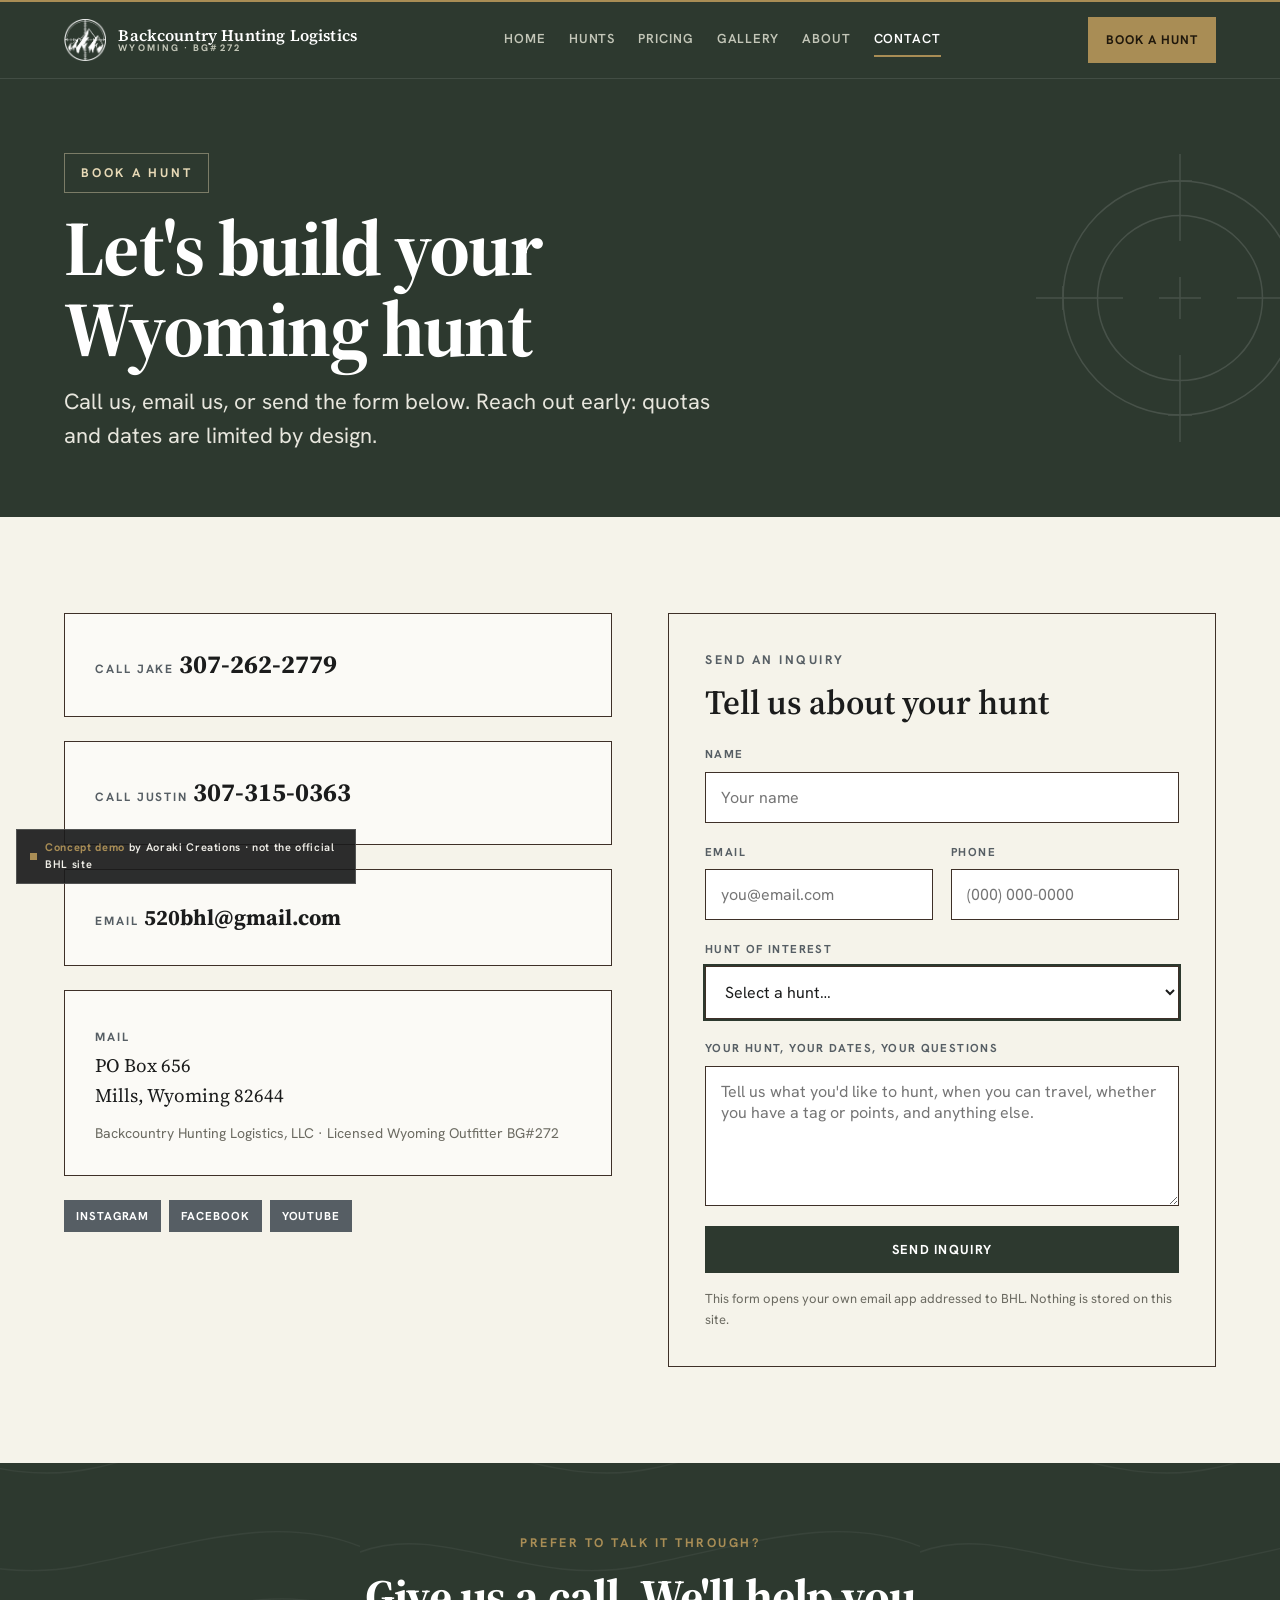
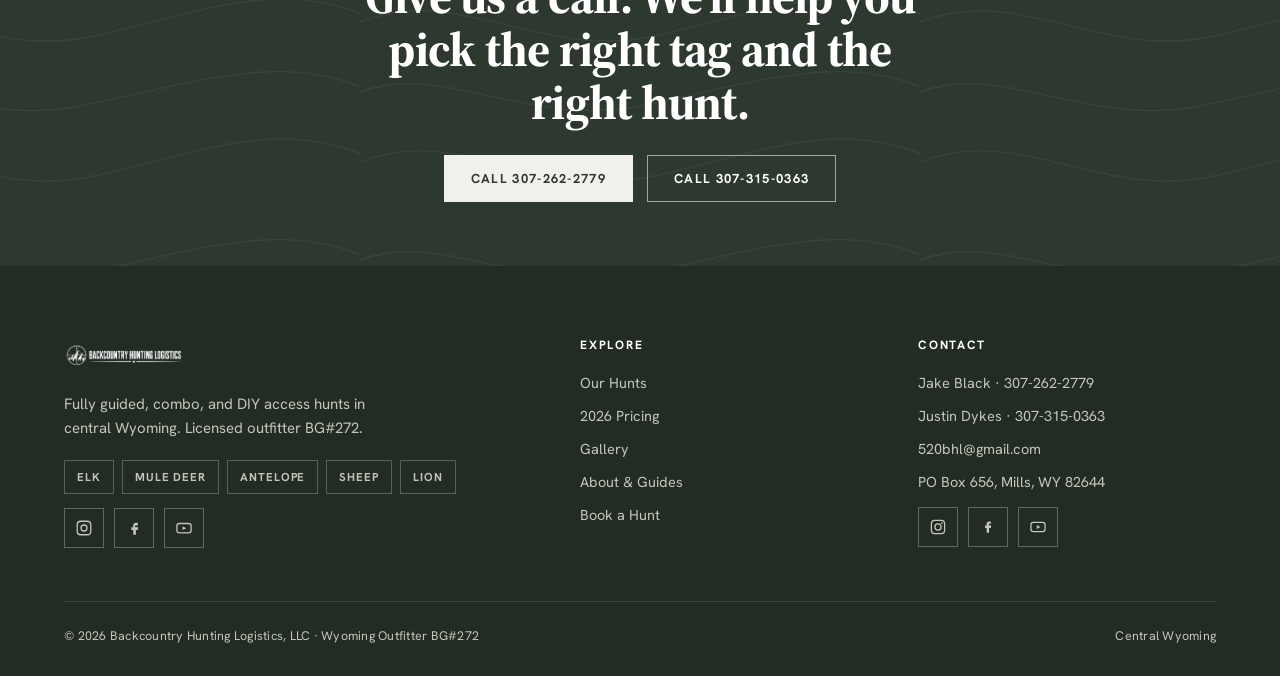
<file: contact.html>
<!doctype html>
<html lang="en">
<head>
<meta charset="utf-8">
<meta name="viewport" content="width=device-width, initial-scale=1">
<meta name="robots" content="noindex, nofollow">
<title>Book a Hunt · Contact | Backcountry Hunting Logistics</title>
<meta name="description" content="Book your Wyoming hunt with Backcountry Hunting Logistics. Call Jake Black at 307-262-2779 or Justin Dykes at 307-315-0363, or send an inquiry.">
<link rel="icon" type="image/png" href="assets/favicon.png">
<link rel="preconnect" href="https://fonts.googleapis.com">
<link rel="preconnect" href="https://fonts.gstatic.com" crossorigin>
<link href="https://fonts.googleapis.com/css2?family=Hanken+Grotesk:wght@400;500;600;700&family=Source+Serif+4:opsz,wght@8..60,400;8..60,600;8..60,700&display=swap" rel="stylesheet">
<link rel="stylesheet" href="assets/site.css">
</head>
<body>

<header class="site-nav">
  <div class="nav-inner">
    <a class="brand" href="index.html" aria-label="Backcountry Hunting Logistics home">
      <img src="assets/mark-white.png" alt="Backcountry Hunting Logistics emblem">
      <span class="brand-word">Backcountry Hunting Logistics<small>Wyoming · BG#272</small></span>
    </a>
    <nav class="nav-links" id="navlinks">
      <a href="index.html">Home</a>
      <a href="hunts.html">Hunts</a>
      <a href="pricing.html">Pricing</a>
      <a href="gallery.html">Gallery</a>
      <a href="about.html">About</a>
      <a href="contact.html" class="active">Contact</a>
      <a href="contact.html" class="nav-cta-mobile">Book a Hunt</a>
    </nav>
    <div class="nav-actions">
      <a href="contact.html" class="nav-cta">Book a Hunt</a>
      <button class="nav-toggle" aria-label="Menu" aria-controls="navlinks" aria-expanded="false">
        <span></span><span></span><span></span>
      </button>
    </div>
  </div>
</header>

<section class="phero">
  <div class="container">
    <div class="phero-inner">
      <span class="eyebrow">Book a Hunt</span>
      <h1 class="display" style="margin-top:14px">Let's build your Wyoming hunt</h1>
      <p style="margin-top:16px" class="lead">Call us, email us, or send the form below. Reach out early: quotas and dates are limited by design.</p>
    </div>
  </div>
</section>

<section class="band band--cream">
  <div class="container">
    <div class="grid cols-2" style="gap:56px;align-items:start">

      <!-- Contact details -->
      <div class="reveal stack">
        <div class="contact-card">
          <span class="label">Call Jake</span>
          <a class="big" href="tel:+13072622779">307-262-2779</a>
        </div>
        <div class="contact-card">
          <span class="label">Call Justin</span>
          <a class="big" href="tel:+13073150363">307-315-0363</a>
        </div>
        <div class="contact-card">
          <span class="label">Email</span>
          <a class="big" href="mailto:520bhl@gmail.com" style="font-size:22px">520bhl@gmail.com</a>
        </div>
        <div class="contact-card">
          <span class="label">Mail</span>
          <div class="serif" style="font-size:19px;color:var(--ink)">PO Box 656<br>Mills, Wyoming 82644</div>
          <p class="muted" style="font-size:14px;margin:12px 0 0">Backcountry Hunting Logistics, LLC · Licensed Wyoming Outfitter BG#272</p>
        </div>
        <div class="chips">
          <a class="chip" href="https://www.instagram.com/backcountryhuntinglogistics/">Instagram</a>
          <a class="chip" href="https://www.facebook.com/520bhl/">Facebook</a>
          <a class="chip" href="https://www.youtube.com/channel/UCquznrqzq2pUlDvqJu7SCnA">YouTube</a>
        </div>
      </div>

      <!-- Form -->
      <div class="reveal">
        <div class="card" style="padding:36px">
          <span class="eyebrow eyebrow--slate">Send an Inquiry</span>
          <h2 class="h2" style="margin:12px 0 22px">Tell us about your hunt</h2>
          <form id="bookform" novalidate>
            <div class="field">
              <label for="f-name">Name</label>
              <input id="f-name" name="name_" type="text" autocomplete="name" placeholder="Your name">
            </div>
            <div class="grid cols-2" style="gap:18px">
              <div class="field">
                <label for="f-email">Email</label>
                <input id="f-email" name="email" type="email" autocomplete="email" placeholder="you@email.com">
              </div>
              <div class="field">
                <label for="f-phone">Phone</label>
                <input id="f-phone" name="phone" type="tel" autocomplete="tel" placeholder="(000) 000-0000">
              </div>
            </div>
            <div class="field">
              <label for="f-hunt">Hunt of interest</label>
              <select id="f-hunt" name="hunt">
                <option value="">Select a hunt…</option>
                <option>Guided Elk</option>
                <option>Guided Mule Deer</option>
                <option>Guided Antelope</option>
                <option>Bighorn Sheep</option>
                <option>Mountain Lion</option>
                <option>Combo / Wyoming Trifecta</option>
                <option>DIY Access Hunt</option>
                <option>Preference Point Program</option>
                <option>Not sure yet</option>
              </select>
            </div>
            <div class="field">
              <label for="f-message">Your hunt, your dates, your questions</label>
              <textarea id="f-message" name="message" placeholder="Tell us what you'd like to hunt, when you can travel, whether you have a tag or points, and anything else."></textarea>
            </div>
            <button type="submit" class="btn btn-primary" style="width:100%;justify-content:center">Send Inquiry</button>
            <p id="formnote" style="display:none;margin:16px 0 0;font-size:14px;color:var(--forest)">Your email app should open with the message ready to send. Prefer to talk? Call Jake at 307-262-2779.</p>
            <p class="muted" style="font-size:13px;margin:16px 0 0">This form opens your own email app addressed to BHL. Nothing is stored on this site.</p>
          </form>
        </div>
      </div>

    </div>
  </div>
</section>

<section class="band band--forest on-dark band--tight">
  <div class="container center reveal">
    <span class="eyebrow">Prefer to Talk It Through?</span>
    <h2 class="h1" style="color:#fff;max-width:24ch;margin:14px auto 0">Give us a call. We'll help you pick the right tag and the right hunt.</h2>
    <div class="btn-row" style="justify-content:center;margin-top:26px">
      <a href="tel:+13072622779" class="btn btn-light">Call 307-262-2779</a>
      <a href="tel:+13073150363" class="btn btn-ghost-light">Call 307-315-0363</a>
    </div>
  </div>
</section>

<footer class="footer">
  <div class="container">
    <div class="fgrid">
      <div>
        <a class="brand" href="index.html"><img src="assets/logo-white.png" alt="Backcountry Hunting Logistics"></a>
        <p class="flead">Fully guided, combo, and DIY access hunts in central Wyoming. Licensed outfitter BG#272.</p>
        <div class="chips">
          <span class="chip chip--out" style="color:var(--on-dark-dim);border-color:rgba(255,255,255,.25)">Elk</span>
          <span class="chip chip--out" style="color:var(--on-dark-dim);border-color:rgba(255,255,255,.25)">Mule Deer</span>
          <span class="chip chip--out" style="color:var(--on-dark-dim);border-color:rgba(255,255,255,.25)">Antelope</span>
          <span class="chip chip--out" style="color:var(--on-dark-dim);border-color:rgba(255,255,255,.25)">Sheep</span>
          <span class="chip chip--out" style="color:var(--on-dark-dim);border-color:rgba(255,255,255,.25)">Lion</span>
        </div>
        <div class="social-row">
          <a class="sicon" href="https://www.instagram.com/backcountryhuntinglogistics/" aria-label="BHL on Instagram" title="Instagram"><svg viewBox="0 0 24 24"><rect x="3" y="3" width="18" height="18" rx="4.5"/><circle cx="12" cy="12" r="4"/><circle cx="17.2" cy="6.8" r="0.6" fill="currentColor" stroke="none"/></svg></a>
          <a class="sicon" href="https://www.facebook.com/520bhl/" aria-label="BHL on Facebook" title="Facebook"><svg viewBox="0 0 24 24"><path d="M14.5 8.5h2.5V5h-2.5C12.6 5 11 6.6 11 8.5V11H8.5v3.5H11V21h3.5v-6.5H17l.5-3.5h-4v-2c0-.3.2-.5.5-.5z" fill="currentColor" stroke="none"/></svg></a>
          <a class="sicon" href="https://www.youtube.com/channel/UCquznrqzq2pUlDvqJu7SCnA" aria-label="BHL on YouTube" title="YouTube"><svg viewBox="0 0 24 24"><rect x="2.5" y="6" width="19" height="12.5" rx="3.5"/><path d="M10.2 9.7l4.8 2.5-4.8 2.5z" fill="currentColor" stroke="none"/></svg></a>
        </div>

      </div>
      <div>
        <h4>Explore</h4>
        <ul>
          <li><a href="hunts.html">Our Hunts</a></li>
          <li><a href="pricing.html">2026 Pricing</a></li>
          <li><a href="gallery.html">Gallery</a></li>
          <li><a href="about.html">About &amp; Guides</a></li>
          <li><a href="contact.html">Book a Hunt</a></li>
        </ul>
      </div>
      <div>
        <h4>Contact</h4>
        <ul>
          <li><a href="tel:+13072622779">Jake Black · 307-262-2779</a></li>
          <li><a href="tel:+13073150363">Justin Dykes · 307-315-0363</a></li>
          <li><a href="mailto:520bhl@gmail.com">520bhl@gmail.com</a></li>
          <li>PO Box 656, Mills, WY 82644</li>
          <li class="social-row"><a class="sicon" aria-label="Instagram" href="https://www.instagram.com/backcountryhuntinglogistics/"><svg viewBox="0 0 24 24"><rect x="3.2" y="3.2" width="17.6" height="17.6" rx="4.4"/><circle cx="12" cy="12" r="4.1"/><circle cx="17.2" cy="6.8" r="1.15" fill="currentColor" stroke="none"/></svg></a><a class="sicon" aria-label="Facebook" href="https://www.facebook.com/520bhl/"><svg viewBox="0 0 24 24"><path d="M15.5 4.5h-2.2c-1.9 0-3.1 1.2-3.1 3.2v2.4H8v3.1h2.2v6.3h3.2v-6.3h2.5l.4-3.1h-2.9V8.1c0-.5.2-.8.8-.8h2.3z" fill="currentColor" stroke="none"/></svg></a><a class="sicon" aria-label="YouTube" href="https://www.youtube.com/channel/UCquznrqzq2pUlDvqJu7SCnA"><svg viewBox="0 0 24 24"><rect x="2.6" y="5.8" width="18.8" height="12.4" rx="3.2"/><path d="M10.4 9.4l4.8 2.6-4.8 2.6z" fill="currentColor" stroke="none"/></svg></a></li>
        </ul>
      </div>
    </div>
    <div class="fbot">
      <span>&copy; <span data-year>2026</span> Backcountry Hunting Logistics, LLC · Wyoming Outfitter BG#272</span>
      <span>Central Wyoming</span>
    </div>
  </div>
</footer>

<div class="demo-badge"><span class="dot"></span><span><b>Concept demo</b> by Aoraki Creations · not the official BHL site</span></div>
<script src="assets/site.js"></script>
</body>
</html>
</file>
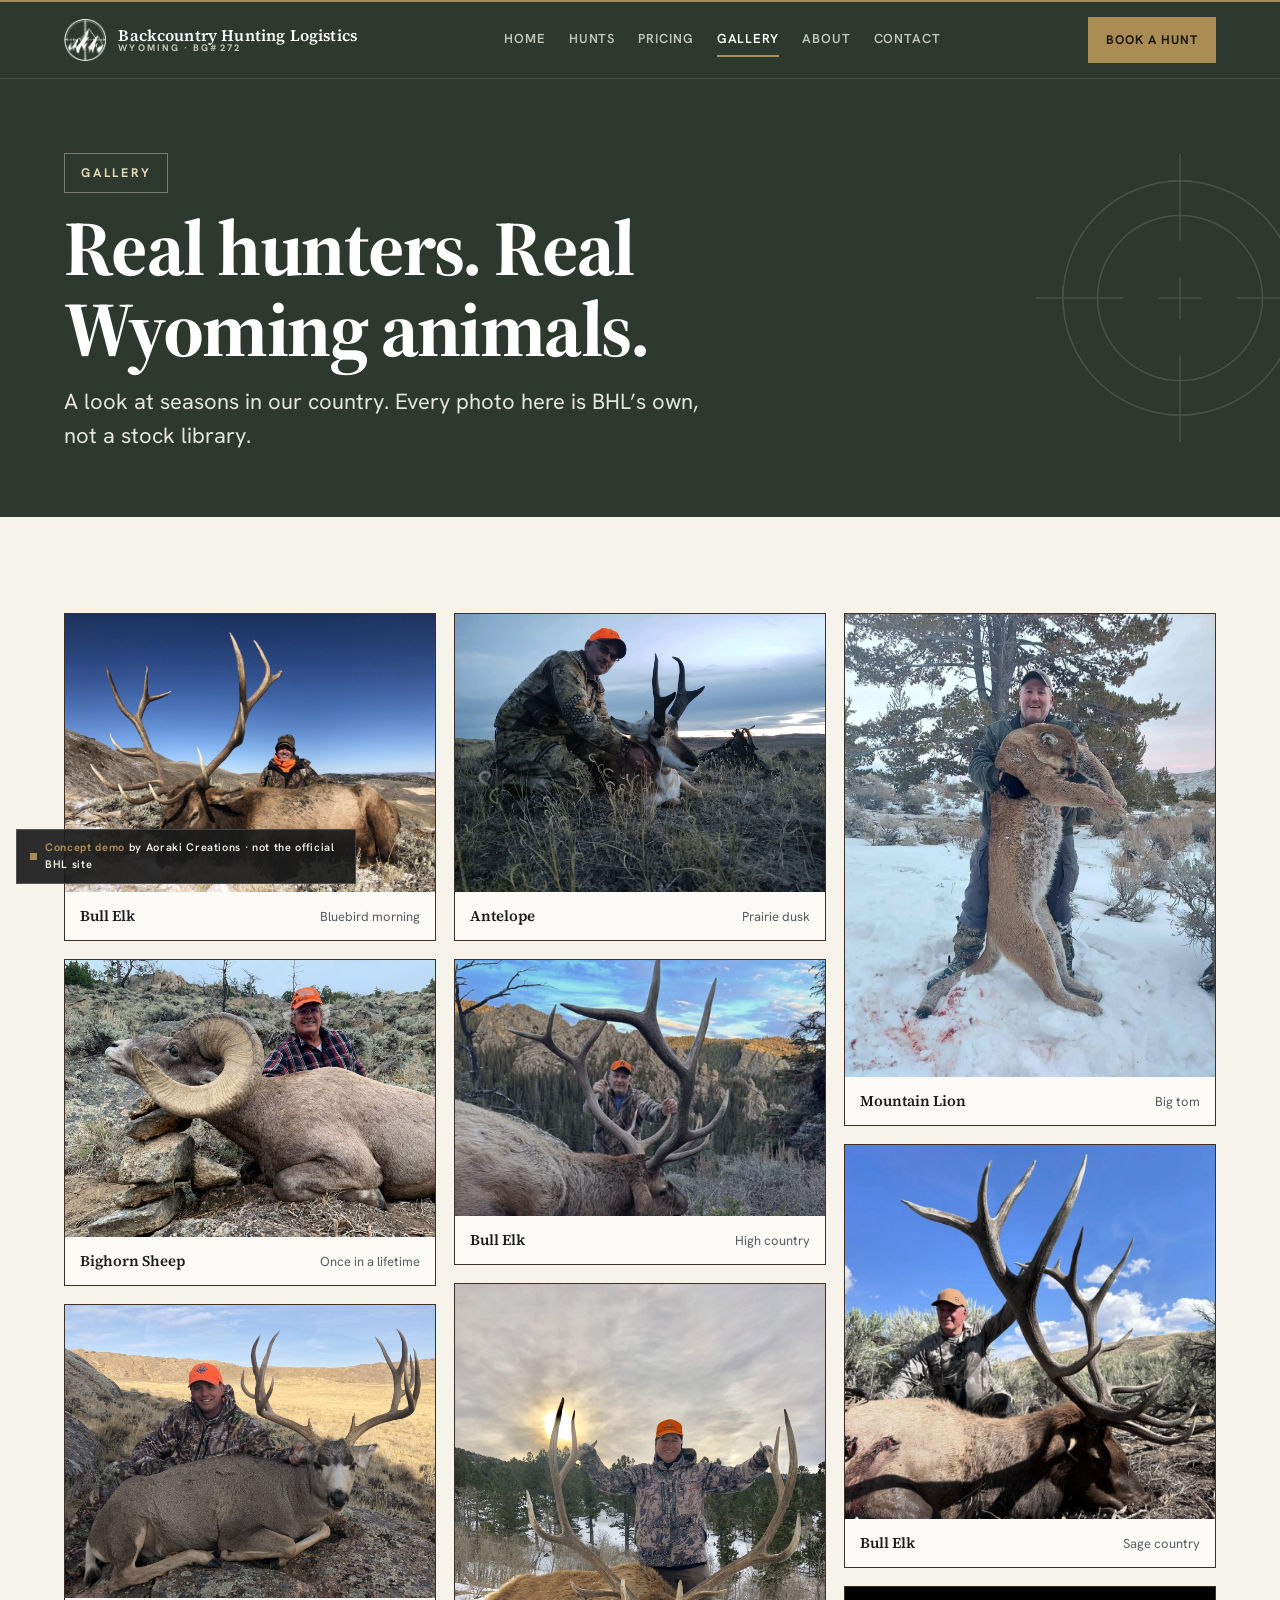
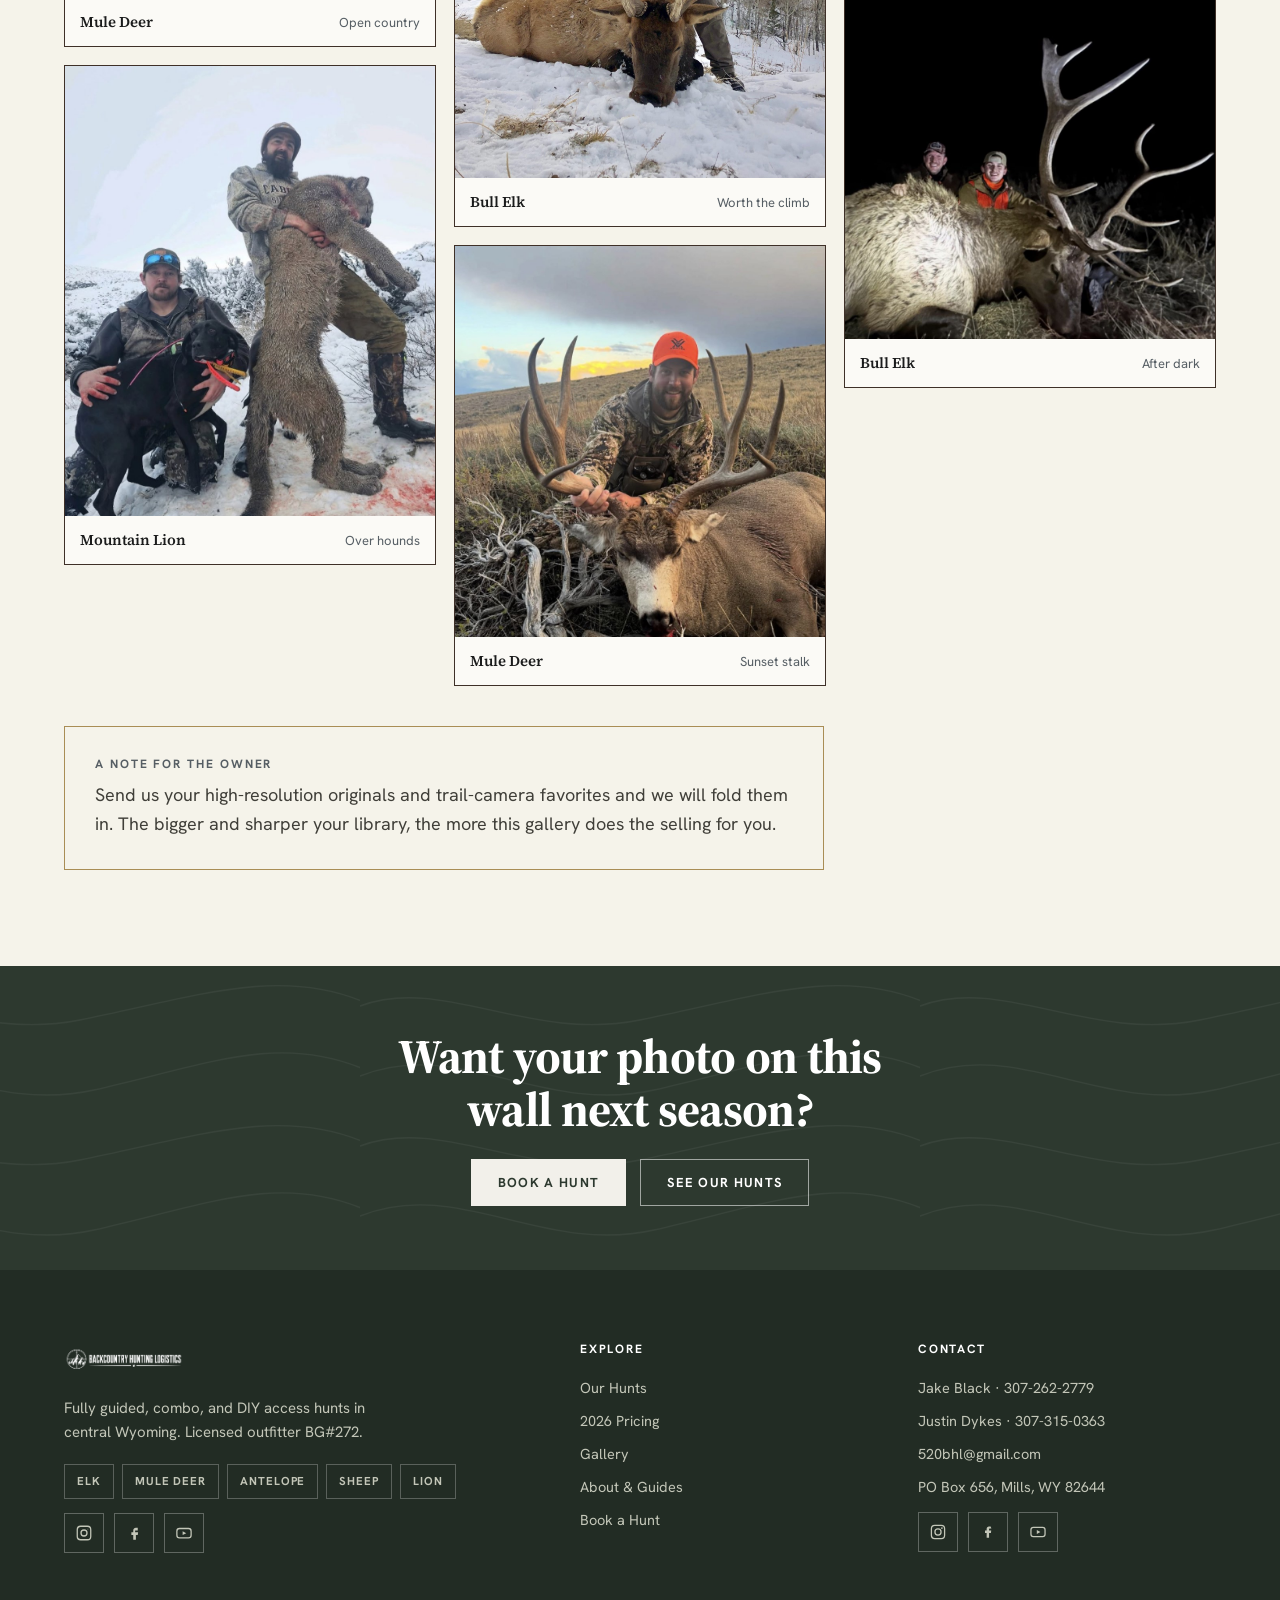
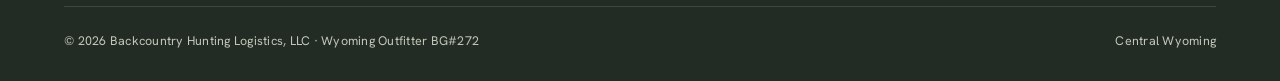
<file: gallery.html>
<!doctype html>
<html lang="en">
<head>
<meta charset="utf-8">
<meta name="viewport" content="width=device-width, initial-scale=1">
<meta name="robots" content="noindex, nofollow">
<title>Gallery · Wyoming Big Game | Backcountry Hunting Logistics</title>
<meta name="description" content="Real photos from Backcountry Hunting Logistics: bull elk, mule deer, antelope, bighorn sheep and mountain lion.">
<link rel="icon" type="image/png" href="assets/favicon.png">
<link rel="preconnect" href="https://fonts.googleapis.com">
<link rel="preconnect" href="https://fonts.gstatic.com" crossorigin>
<link href="https://fonts.googleapis.com/css2?family=Hanken+Grotesk:wght@400;500;600;700&family=Source+Serif+4:opsz,wght@8..60,400;8..60,600;8..60,700&display=swap" rel="stylesheet">
<link rel="stylesheet" href="assets/site.css">
</head>
<body>

<header class="site-nav">
  <div class="nav-inner">
    <a class="brand" href="index.html" aria-label="Backcountry Hunting Logistics home">
      <img src="assets/mark-white.png" alt="Backcountry Hunting Logistics emblem">
      <span class="brand-word">Backcountry Hunting Logistics<small>Wyoming · BG#272</small></span>
    </a>
    <nav class="nav-links" id="navlinks">
      <a href="index.html">Home</a>
      <a href="hunts.html">Hunts</a>
      <a href="pricing.html">Pricing</a>
      <a href="gallery.html" class="active">Gallery</a>
      <a href="about.html">About</a>
      <a href="contact.html">Contact</a>
      <a href="contact.html" class="nav-cta-mobile">Book a Hunt</a>
    </nav>
    <div class="nav-actions">
      <a href="contact.html" class="nav-cta">Book a Hunt</a>
      <button class="nav-toggle" aria-label="Menu" aria-controls="navlinks" aria-expanded="false">
        <span></span><span></span><span></span>
      </button>
    </div>
  </div>
</header>

<section class="phero">
  <div class="container">
    <div class="phero-inner">
      <span class="eyebrow">Gallery</span>
      <h1 class="display" style="margin-top:14px">Real hunters. Real Wyoming animals.</h1>
      <p style="margin-top:16px" class="lead">A look at seasons in our country. Every photo here is BHL’s own, not a stock library.</p>
    </div>
  </div>
</section>

<section class="band band--cream">
  <div class="container">
    <div class="gallery reveal">
      <figure>
        <img src="assets/hero-elk.jpg" alt="Hunter with a heavy bull elk under a deep blue Wyoming sky">
        <figcaption><b>Bull Elk</b><span>Bluebird morning</span></figcaption>
      </figure>
      <figure>
        <img src="assets/bighorn.jpg" alt="Full-curl Wyoming bighorn ram with a happy hunter">
        <figcaption><b>Bighorn Sheep</b><span>Once in a lifetime</span></figcaption>
      </figure>
      <figure>
        <img src="assets/muley-card.jpg" alt="Heavy mule deer buck taken with BHL in open Wyoming country">
        <figcaption><b>Mule Deer</b><span>Open country</span></figcaption>
      </figure>
      <figure>
        <img src="assets/mountain-lion.jpg" alt="Wyoming mountain lion taken over hounds in fresh snow with the hound handler">
        <figcaption><b>Mountain Lion</b><span>Over hounds</span></figcaption>
      </figure>
      <figure>
        <img src="assets/antelope.jpg" alt="Trophy pronghorn antelope buck at dusk on the Wyoming prairie">
        <figcaption><b>Antelope</b><span>Prairie dusk</span></figcaption>
      </figure>
      <figure>
        <img src="assets/elk-mountains.jpg" alt="Hunter with a heavy bull elk in the Wyoming high country">
        <figcaption><b>Bull Elk</b><span>High country</span></figcaption>
      </figure>
      <figure>
        <img src="assets/elk-sunrise.jpg" alt="Hunter holding up the antlers of a bull elk at sunrise in the snow">
        <figcaption><b>Bull Elk</b><span>Worth the climb</span></figcaption>
      </figure>
      <figure>
        <img src="assets/mule-deer.jpg" alt="Wide mature mule deer buck taken at sunset on Wyoming sage">
        <figcaption><b>Mule Deer</b><span>Sunset stalk</span></figcaption>
      </figure>
      <figure>
        <img src="assets/lion-card.jpg" alt="Hunter holding a big Wyoming tom mountain lion in the snow">
        <figcaption><b>Mountain Lion</b><span>Big tom</span></figcaption>
      </figure>
      <figure>
        <img src="assets/elk-sagebrush.jpg" alt="Bull elk taken in Wyoming sage country under a blue sky">
        <figcaption><b>Bull Elk</b><span>Sage country</span></figcaption>
      </figure>
      <figure>
        <img src="assets/elk-night.jpg" alt="Two hunters with a giant Wyoming bull elk after dark">
        <figcaption><b>Bull Elk</b><span>After dark</span></figcaption>
      </figure>
    </div>

    <div class="card reveal" style="margin-top:40px;border-color:var(--brass);max-width:760px">
      <span class="label" style="color:var(--slate)">A note for the owner</span>
      <p style="margin:10px 0 0">Send us your high-resolution originals and trail-camera favorites and we will fold them in. The bigger and sharper your library, the more this gallery does the selling for you.</p>
    </div>
  </div>
</section>

<section class="band band--forest on-dark band--tight">
  <div class="container center reveal">
    <h2 class="h1" style="color:#fff;max-width:22ch;margin:0 auto">Want your photo on this wall next season?</h2>
    <div class="btn-row" style="justify-content:center;margin-top:24px">
      <a href="contact.html" class="btn btn-light">Book a Hunt</a>
      <a href="hunts.html" class="btn btn-ghost-light">See Our Hunts</a>
    </div>
  </div>
</section>

<footer class="footer">
  <div class="container">
    <div class="fgrid">
      <div>
        <a class="brand" href="index.html"><img src="assets/logo-white.png" alt="Backcountry Hunting Logistics"></a>
        <p class="flead">Fully guided, combo, and DIY access hunts in central Wyoming. Licensed outfitter BG#272.</p>
        <div class="chips">
          <span class="chip chip--out" style="color:var(--on-dark-dim);border-color:rgba(255,255,255,.25)">Elk</span>
          <span class="chip chip--out" style="color:var(--on-dark-dim);border-color:rgba(255,255,255,.25)">Mule Deer</span>
          <span class="chip chip--out" style="color:var(--on-dark-dim);border-color:rgba(255,255,255,.25)">Antelope</span>
          <span class="chip chip--out" style="color:var(--on-dark-dim);border-color:rgba(255,255,255,.25)">Sheep</span>
          <span class="chip chip--out" style="color:var(--on-dark-dim);border-color:rgba(255,255,255,.25)">Lion</span>
        </div>
        <div class="social-row">
          <a class="sicon" href="https://www.instagram.com/backcountryhuntinglogistics/" aria-label="BHL on Instagram" title="Instagram"><svg viewBox="0 0 24 24"><rect x="3" y="3" width="18" height="18" rx="4.5"/><circle cx="12" cy="12" r="4"/><circle cx="17.2" cy="6.8" r="0.6" fill="currentColor" stroke="none"/></svg></a>
          <a class="sicon" href="https://www.facebook.com/520bhl/" aria-label="BHL on Facebook" title="Facebook"><svg viewBox="0 0 24 24"><path d="M14.5 8.5h2.5V5h-2.5C12.6 5 11 6.6 11 8.5V11H8.5v3.5H11V21h3.5v-6.5H17l.5-3.5h-4v-2c0-.3.2-.5.5-.5z" fill="currentColor" stroke="none"/></svg></a>
          <a class="sicon" href="https://www.youtube.com/channel/UCquznrqzq2pUlDvqJu7SCnA" aria-label="BHL on YouTube" title="YouTube"><svg viewBox="0 0 24 24"><rect x="2.5" y="6" width="19" height="12.5" rx="3.5"/><path d="M10.2 9.7l4.8 2.5-4.8 2.5z" fill="currentColor" stroke="none"/></svg></a>
        </div>

      </div>
      <div>
        <h4>Explore</h4>
        <ul>
          <li><a href="hunts.html">Our Hunts</a></li>
          <li><a href="pricing.html">2026 Pricing</a></li>
          <li><a href="gallery.html">Gallery</a></li>
          <li><a href="about.html">About &amp; Guides</a></li>
          <li><a href="contact.html">Book a Hunt</a></li>
        </ul>
      </div>
      <div>
        <h4>Contact</h4>
        <ul>
          <li><a href="tel:+13072622779">Jake Black · 307-262-2779</a></li>
          <li><a href="tel:+13073150363">Justin Dykes · 307-315-0363</a></li>
          <li><a href="mailto:520bhl@gmail.com">520bhl@gmail.com</a></li>
          <li>PO Box 656, Mills, WY 82644</li>
          <li class="social-row"><a class="sicon" aria-label="Instagram" href="https://www.instagram.com/backcountryhuntinglogistics/"><svg viewBox="0 0 24 24"><rect x="3.2" y="3.2" width="17.6" height="17.6" rx="4.4"/><circle cx="12" cy="12" r="4.1"/><circle cx="17.2" cy="6.8" r="1.15" fill="currentColor" stroke="none"/></svg></a><a class="sicon" aria-label="Facebook" href="https://www.facebook.com/520bhl/"><svg viewBox="0 0 24 24"><path d="M15.5 4.5h-2.2c-1.9 0-3.1 1.2-3.1 3.2v2.4H8v3.1h2.2v6.3h3.2v-6.3h2.5l.4-3.1h-2.9V8.1c0-.5.2-.8.8-.8h2.3z" fill="currentColor" stroke="none"/></svg></a><a class="sicon" aria-label="YouTube" href="https://www.youtube.com/channel/UCquznrqzq2pUlDvqJu7SCnA"><svg viewBox="0 0 24 24"><rect x="2.6" y="5.8" width="18.8" height="12.4" rx="3.2"/><path d="M10.4 9.4l4.8 2.6-4.8 2.6z" fill="currentColor" stroke="none"/></svg></a></li>
        </ul>
      </div>
    </div>
    <div class="fbot">
      <span>&copy; <span data-year>2026</span> Backcountry Hunting Logistics, LLC · Wyoming Outfitter BG#272</span>
      <span>Central Wyoming</span>
    </div>
  </div>
</footer>

<div class="demo-badge"><span class="dot"></span><span><b>Concept demo</b> by Aoraki Creations · not the official BHL site</span></div>
<script src="assets/site.js"></script>
</body>
</html>
</file>
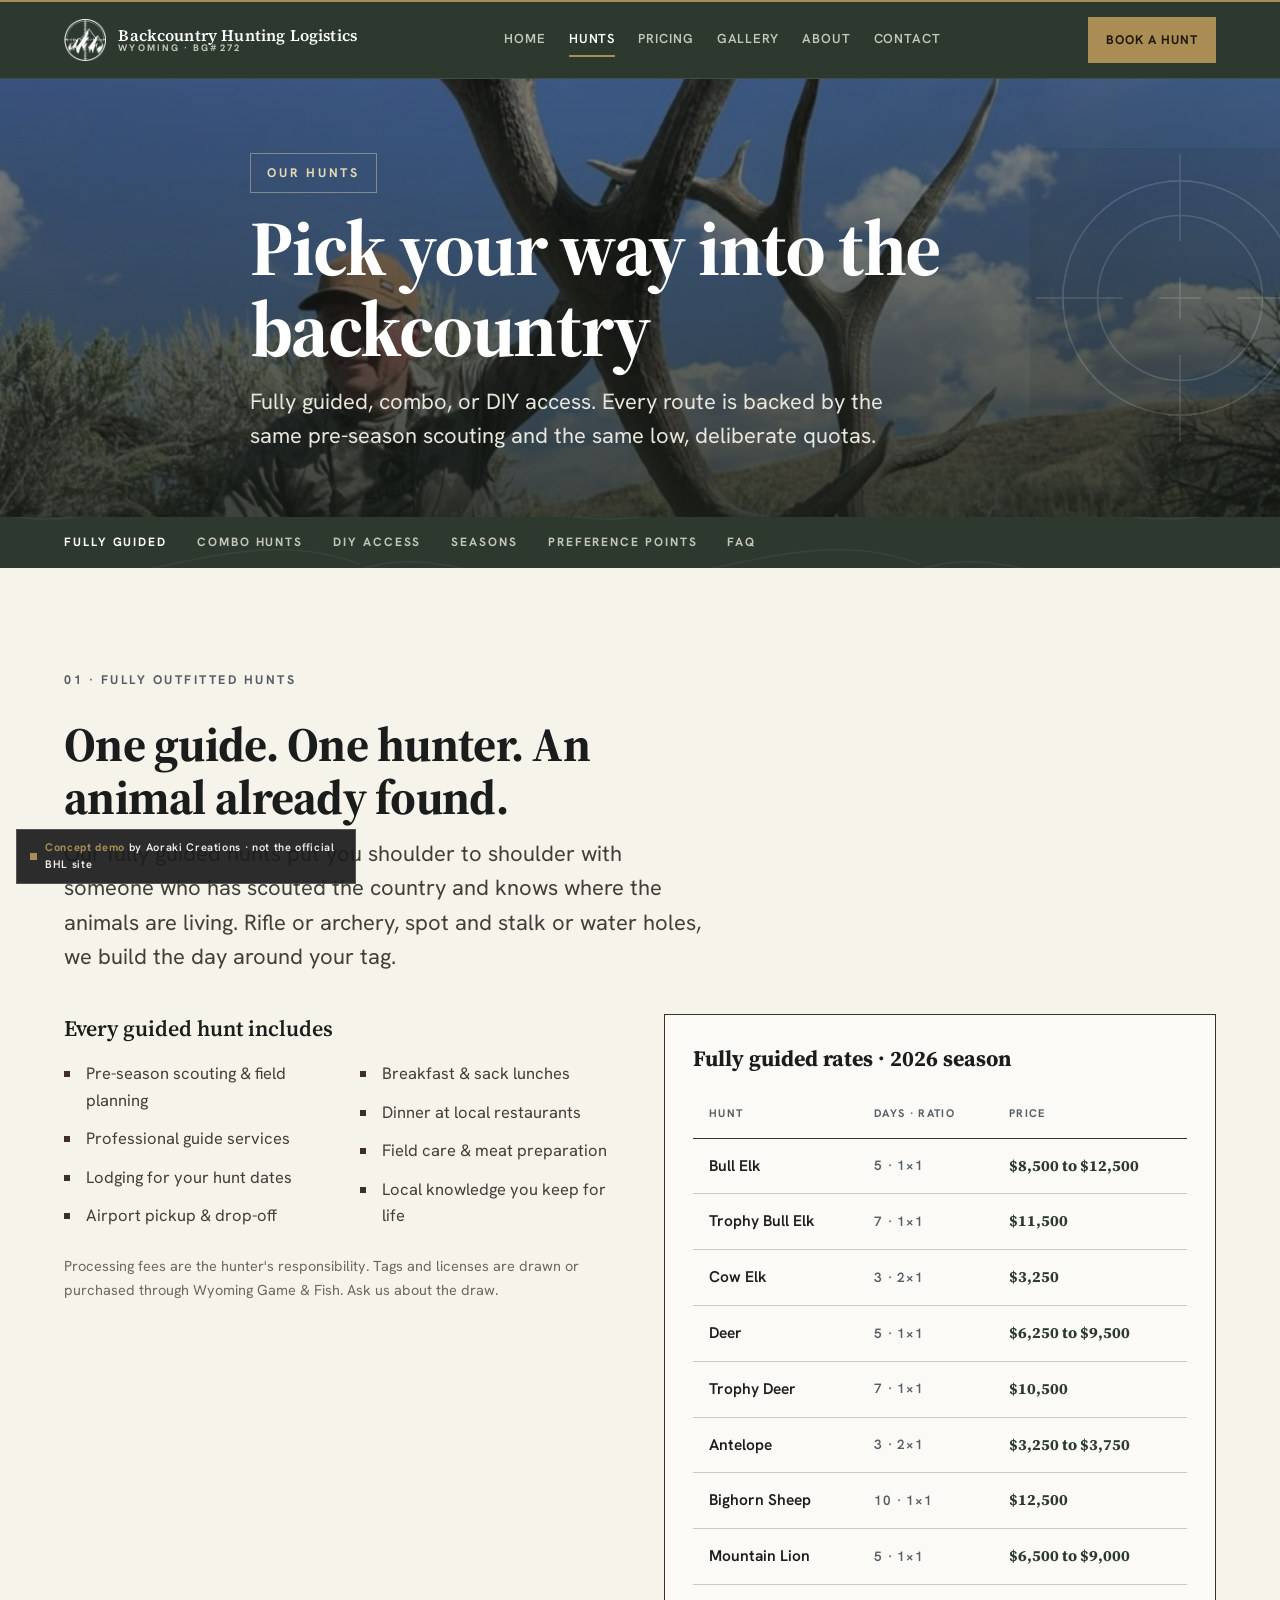
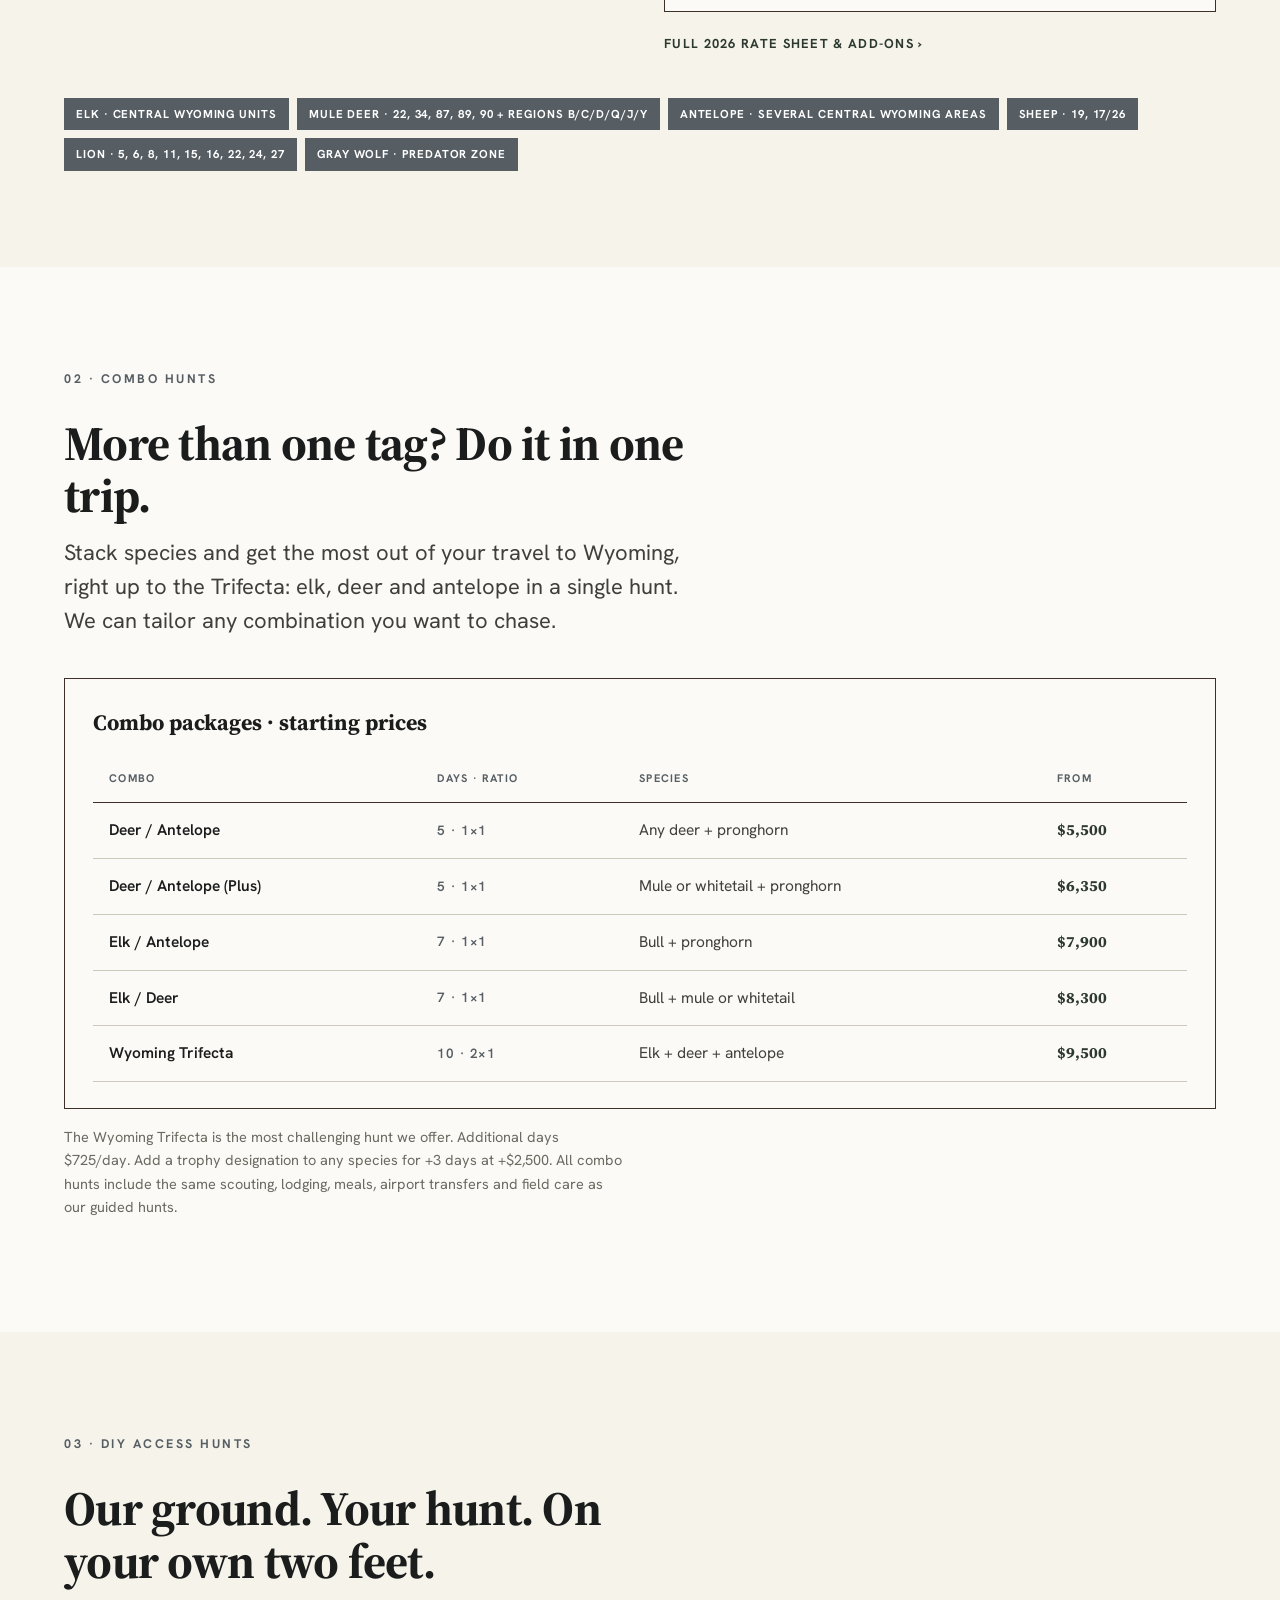
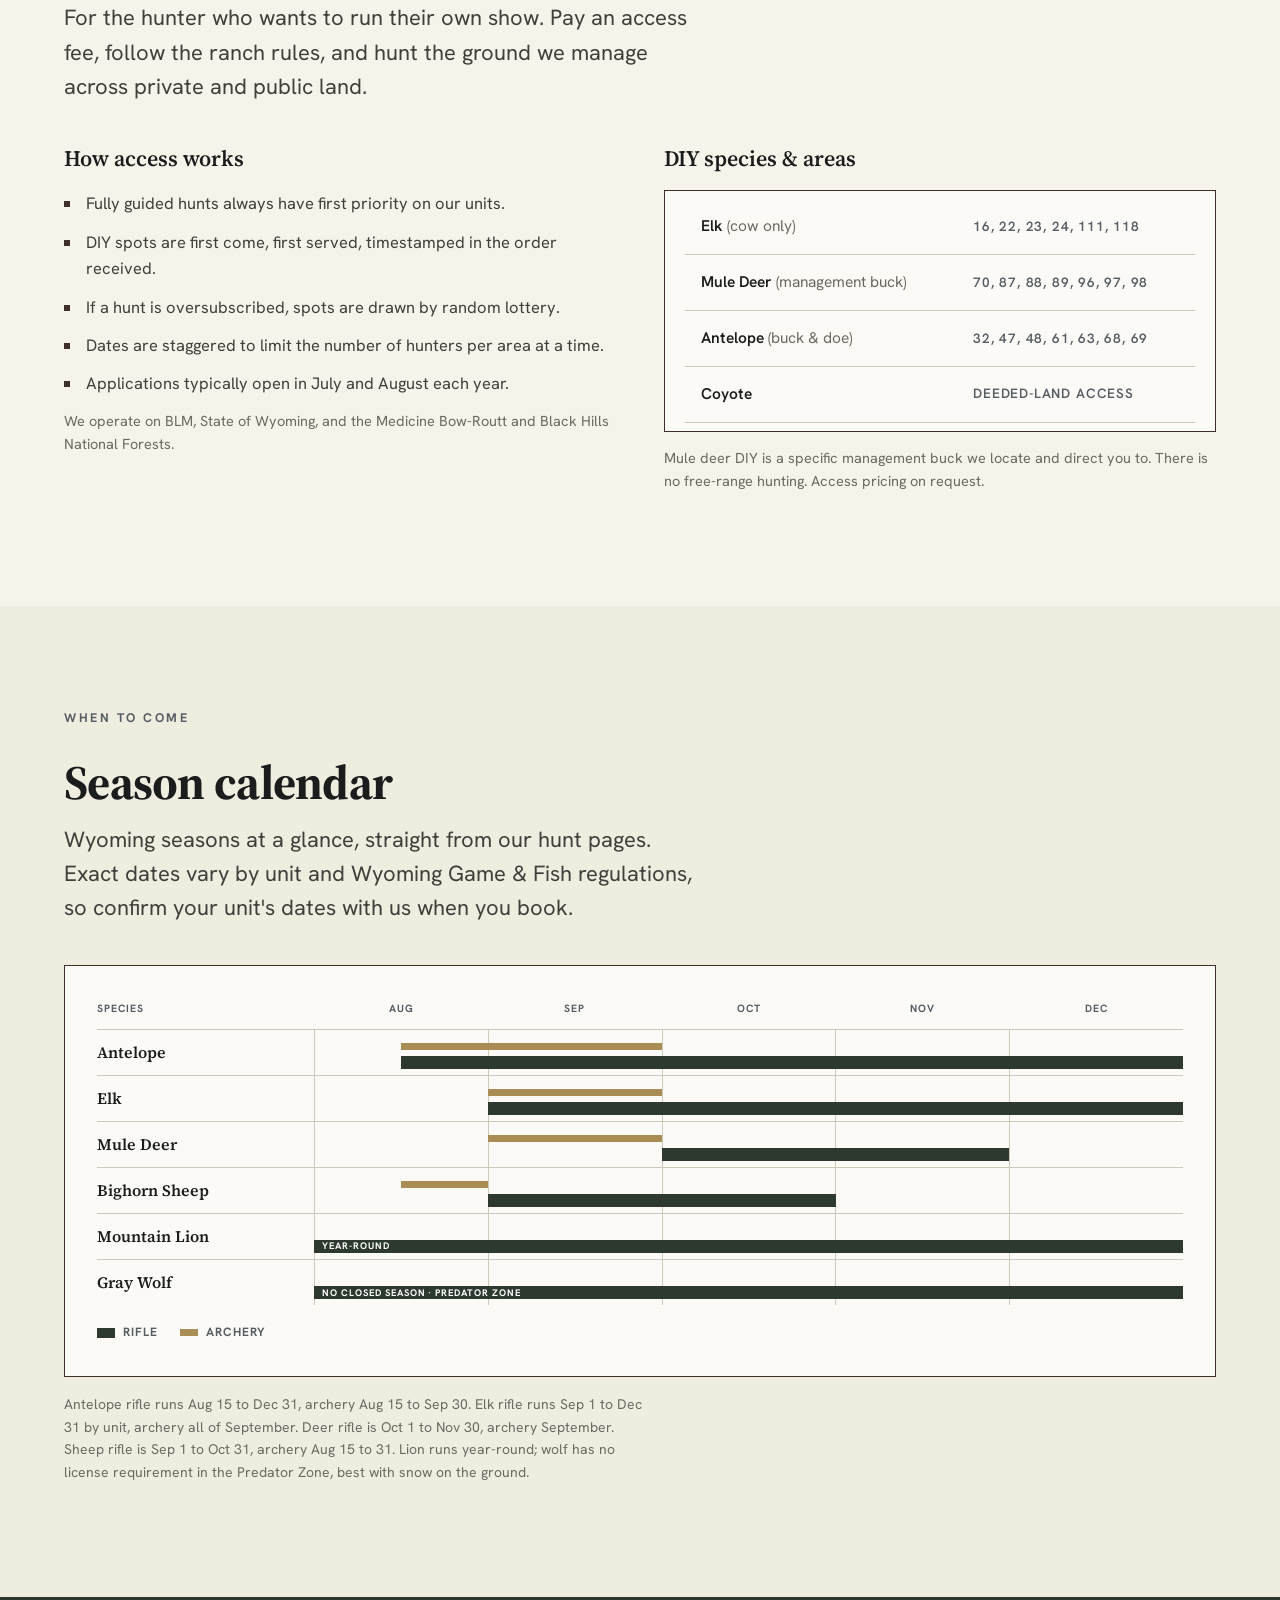
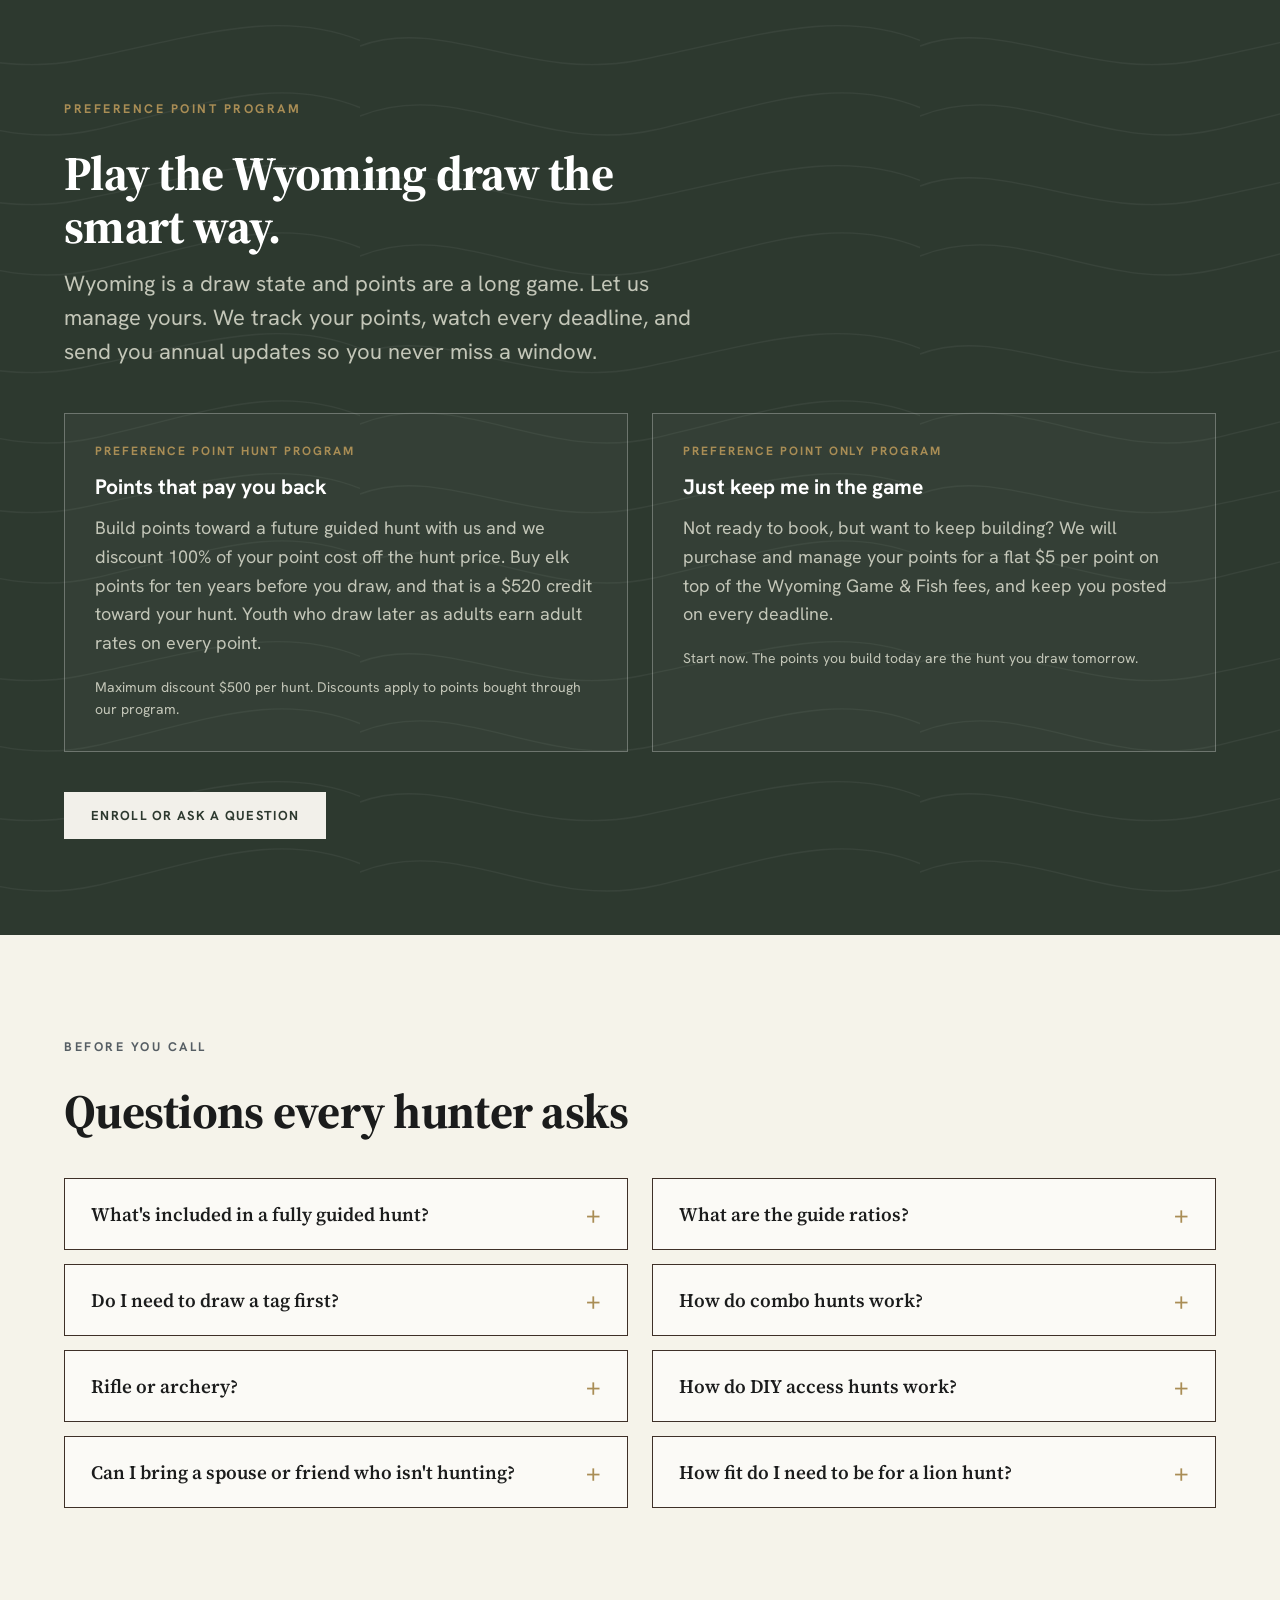
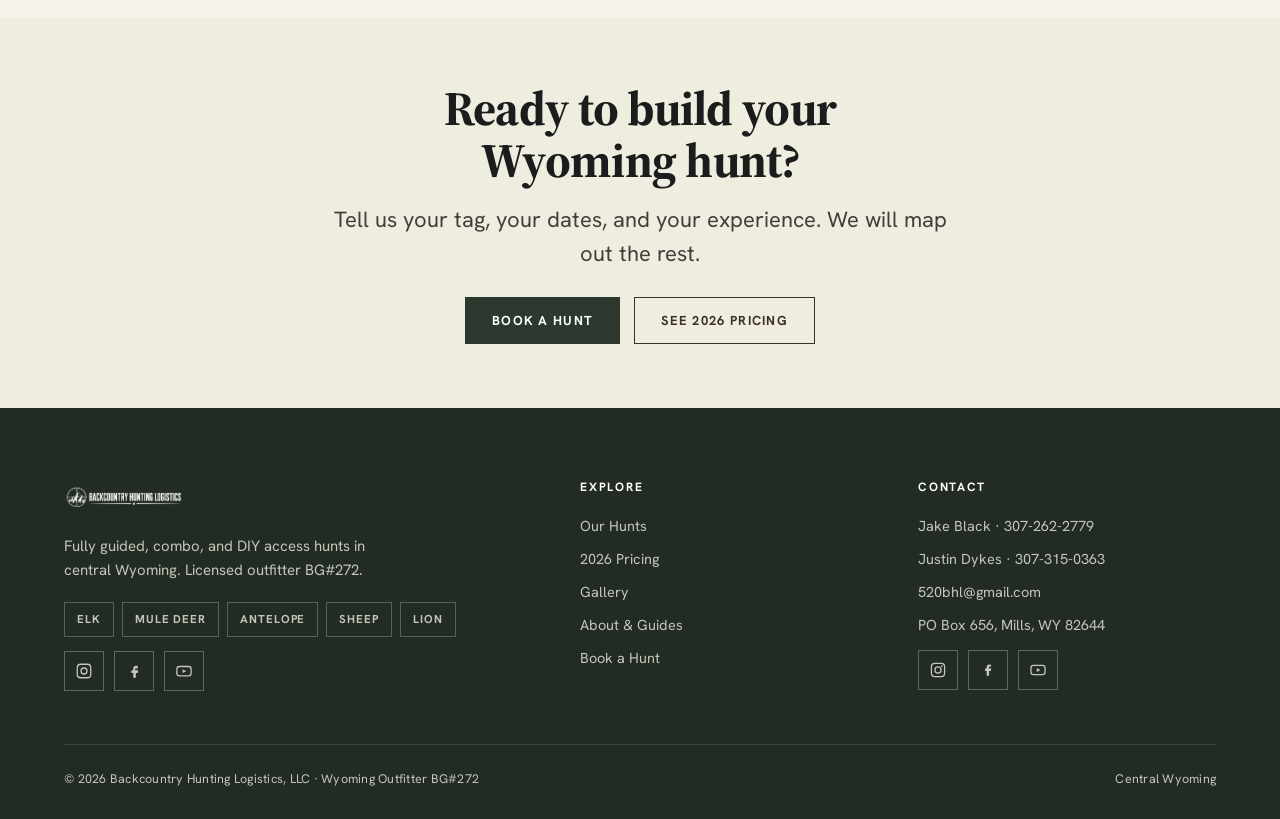
<file: hunts.html>
<!doctype html>
<html lang="en">
<head>
<meta charset="utf-8">
<meta name="viewport" content="width=device-width, initial-scale=1">
<meta name="robots" content="noindex, nofollow">
<title>Our Hunts · Guided, Combo &amp; DIY | Backcountry Hunting Logistics</title>
<meta name="description" content="Fully guided, combo, and DIY access hunts for elk, mule deer, antelope, bighorn sheep, mountain lion and gray wolf across central Wyoming. Plus our preference point program.">
<link rel="icon" type="image/png" href="assets/favicon.png">
<link rel="preconnect" href="https://fonts.googleapis.com">
<link rel="preconnect" href="https://fonts.gstatic.com" crossorigin>
<link href="https://fonts.googleapis.com/css2?family=Hanken+Grotesk:wght@400;500;600;700&family=Source+Serif+4:opsz,wght@8..60,400;8..60,600;8..60,700&display=swap" rel="stylesheet">
<link rel="stylesheet" href="assets/site.css">
</head>
<body>

<header class="site-nav">
  <div class="nav-inner">
    <a class="brand" href="index.html" aria-label="Backcountry Hunting Logistics home">
      <img src="assets/mark-white.png" alt="Backcountry Hunting Logistics emblem">
      <span class="brand-word">Backcountry Hunting Logistics<small>Wyoming · BG#272</small></span>
    </a>
    <nav class="nav-links" id="navlinks">
      <a href="index.html">Home</a>
      <a href="hunts.html" class="active">Hunts</a>
      <a href="pricing.html">Pricing</a>
      <a href="gallery.html">Gallery</a>
      <a href="about.html">About</a>
      <a href="contact.html">Contact</a>
      <a href="contact.html" class="nav-cta-mobile">Book a Hunt</a>
    </nav>
    <div class="nav-actions">
      <a href="contact.html" class="nav-cta">Book a Hunt</a>
      <button class="nav-toggle" aria-label="Menu" aria-controls="navlinks" aria-expanded="false">
        <span></span><span></span><span></span>
      </button>
    </div>
  </div>
</header>

<!-- PAGE HERO -->
<section class="phero has-img">
  <div class="hero-media"><img src="assets/elk-sagebrush.jpg" alt="Bull elk in Wyoming sagebrush country"></div>
  <div class="phero-overlay"></div>
  <div class="container">
    <div class="phero-inner">
      <span class="eyebrow">Our Hunts</span>
      <h1 class="display" style="margin-top:14px">Pick your way into the backcountry</h1>
      <p style="margin-top:16px" class="lead">Fully guided, combo, or DIY access. Every route is backed by the same pre-season scouting and the same low, deliberate quotas.</p>
    </div>
  </div>
</section>

<!-- SUB NAV -->
<div class="band--forest on-dark" style="padding:0">
  <div class="container">
    <div style="display:flex;flex-wrap:wrap;gap:8px 30px;padding:18px 0">
      <a href="#guided" class="label" style="color:#fff">Fully Guided</a>
      <a href="#combo" class="label" style="color:var(--on-dark-dim)">Combo Hunts</a>
      <a href="#diy" class="label" style="color:var(--on-dark-dim)">DIY Access</a>
      <a href="#seasons" class="label" style="color:var(--on-dark-dim)">Seasons</a>
      <a href="#points" class="label" style="color:var(--on-dark-dim)">Preference Points</a>
      <a href="#faq" class="label" style="color:var(--on-dark-dim)">FAQ</a>
    </div>
  </div>
</div>

<!-- FULLY GUIDED -->
<section class="band band--cream" id="guided">
  <div class="container">
    <div class="head reveal" style="margin-bottom:40px">
      <span class="eyebrow eyebrow--slate">01 · Fully Outfitted Hunts</span>
      <h2 class="h1" style="margin-top:14px">One guide. One hunter. An animal already found.</h2>
      <p class="lead" style="margin-top:14px">Our fully guided hunts put you shoulder to shoulder with someone who has scouted the country and knows where the animals are living. Rifle or archery, spot and stalk or water holes, we build the day around your tag.</p>
    </div>

    <div class="grid cols-2" style="gap:48px;align-items:start">
      <div class="reveal">
        <h3 class="h3" style="margin-bottom:18px">Every guided hunt includes</h3>
        <ul class="ulist ulist--2">
          <li>Pre-season scouting &amp; field planning</li>
          <li>Professional guide services</li>
          <li>Lodging for your hunt dates</li>
          <li>Airport pickup &amp; drop-off</li>
          <li>Breakfast &amp; sack lunches</li>
          <li>Dinner at local restaurants</li>
          <li>Field care &amp; meat preparation</li>
          <li>Local knowledge you keep for life</li>
        </ul>
        <p class="muted" style="font-size:14.5px;margin-top:14px">Processing fees are the hunter's responsibility. Tags and licenses are drawn or purchased through Wyoming Game &amp; Fish. Ask us about the draw.</p>
      </div>

      <div class="reveal">
        <div class="rate-wrap">
          <table class="rate">
            <caption>Fully guided rates · 2026 season</caption>
            <thead><tr><th>Hunt</th><th>Days · Ratio</th><th>Price</th></tr></thead>
            <tbody>
              <tr><td class="hunt">Bull Elk</td><td class="num">5 · 1×1</td><td class="price">$8,500 to $12,500</td></tr>
              <tr><td class="hunt">Trophy Bull Elk</td><td class="num">7 · 1×1</td><td class="price">$11,500</td></tr>
              <tr><td class="hunt">Cow Elk</td><td class="num">3 · 2×1</td><td class="price">$3,250</td></tr>
              <tr><td class="hunt">Deer</td><td class="num">5 · 1×1</td><td class="price">$6,250 to $9,500</td></tr>
              <tr><td class="hunt">Trophy Deer</td><td class="num">7 · 1×1</td><td class="price">$10,500</td></tr>
              <tr><td class="hunt">Antelope</td><td class="num">3 · 2×1</td><td class="price">$3,250 to $3,750</td></tr>
              <tr><td class="hunt">Bighorn Sheep</td><td class="num">10 · 1×1</td><td class="price">$12,500</td></tr>
              <tr><td class="hunt">Mountain Lion</td><td class="num">5 · 1×1</td><td class="price">$6,500 to $9,000</td></tr>
            </tbody>
          </table>
        </div>
        <div style="margin-top:16px"><a href="pricing.html" class="arrow-link">Full 2026 rate sheet &amp; add-ons &rsaquo;</a></div>
      </div>
    </div>

    <div class="chips reveal" style="margin-top:40px">
      <span class="chip">Elk · Central Wyoming units</span>
      <span class="chip">Mule Deer · 22, 34, 87, 89, 90 + Regions B/C/D/Q/J/Y</span>
      <span class="chip">Antelope · Several central Wyoming areas</span>
      <span class="chip">Sheep · 19, 17/26</span>
      <span class="chip">Lion · 5, 6, 8, 11, 15, 16, 22, 24, 27</span>
      <span class="chip">Gray Wolf · Predator Zone</span>
    </div>
  </div>
</section>

<!-- COMBO -->
<section class="band band--paper" id="combo">
  <div class="container">
    <div class="head reveal" style="margin-bottom:40px">
      <span class="eyebrow eyebrow--slate">02 · Combo Hunts</span>
      <h2 class="h1" style="margin-top:14px">More than one tag? Do it in one trip.</h2>
      <p class="lead" style="margin-top:14px">Stack species and get the most out of your travel to Wyoming, right up to the Trifecta: elk, deer and antelope in a single hunt. We can tailor any combination you want to chase.</p>
    </div>

    <div class="rate-wrap reveal">
      <table class="rate">
        <caption>Combo packages · starting prices</caption>
        <thead><tr><th>Combo</th><th>Days · Ratio</th><th class="hide-sm">Species</th><th>From</th></tr></thead>
        <tbody>
          <tr><td class="hunt">Deer / Antelope</td><td class="num">5 · 1×1</td><td class="hide-sm">Any deer + pronghorn</td><td class="price">$5,500</td></tr>
          <tr><td class="hunt">Deer / Antelope (Plus)</td><td class="num">5 · 1×1</td><td class="hide-sm">Mule or whitetail + pronghorn</td><td class="price">$6,350</td></tr>
          <tr><td class="hunt">Elk / Antelope</td><td class="num">7 · 1×1</td><td class="hide-sm">Bull + pronghorn</td><td class="price">$7,900</td></tr>
          <tr><td class="hunt">Elk / Deer</td><td class="num">7 · 1×1</td><td class="hide-sm">Bull + mule or whitetail</td><td class="price">$8,300</td></tr>
          <tr><td class="hunt">Wyoming Trifecta</td><td class="num">10 · 2×1</td><td class="hide-sm">Elk + deer + antelope</td><td class="price">$9,500</td></tr>
        </tbody>
      </table>
    </div>
    <p class="muted reveal" style="font-size:14.5px;margin-top:16px;max-width:70ch">The Wyoming Trifecta is the most challenging hunt we offer. Additional days $725/day. Add a trophy designation to any species for +3 days at +$2,500. All combo hunts include the same scouting, lodging, meals, airport transfers and field care as our guided hunts.</p>
  </div>
</section>

<!-- DIY -->
<section class="band band--cream" id="diy">
  <div class="container">
    <div class="head reveal" style="margin-bottom:40px">
      <span class="eyebrow eyebrow--slate">03 · DIY Access Hunts</span>
      <h2 class="h1" style="margin-top:14px">Our ground. Your hunt. On your own two feet.</h2>
      <p class="lead" style="margin-top:14px">For the hunter who wants to run their own show. Pay an access fee, follow the ranch rules, and hunt the ground we manage across private and public land.</p>
    </div>

    <div class="grid cols-2" style="gap:48px;align-items:start">
      <div class="reveal">
        <h3 class="h3" style="margin-bottom:18px">How access works</h3>
        <ul class="ulist">
          <li>Fully guided hunts always have first priority on our units.</li>
          <li>DIY spots are first come, first served, timestamped in the order received.</li>
          <li>If a hunt is oversubscribed, spots are drawn by random lottery.</li>
          <li>Dates are staggered to limit the number of hunters per area at a time.</li>
          <li>Applications typically open in July and August each year.</li>
        </ul>
        <p class="muted" style="font-size:14.5px;margin-top:8px">We operate on BLM, State of Wyoming, and the Medicine Bow-Routt and Black Hills National Forests.</p>
      </div>
      <div class="reveal">
        <h3 class="h3" style="margin-bottom:18px">DIY species &amp; areas</h3>
        <div class="rate-wrap" style="padding:8px 20px">
          <table class="rate">
            <tbody>
              <tr><td class="hunt">Elk <span class="muted" style="font-weight:400">(cow only)</span></td><td class="num">16, 22, 23, 24, 111, 118</td></tr>
              <tr><td class="hunt">Mule Deer <span class="muted" style="font-weight:400">(management buck)</span></td><td class="num">70, 87, 88, 89, 96, 97, 98</td></tr>
              <tr><td class="hunt">Antelope <span class="muted" style="font-weight:400">(buck &amp; doe)</span></td><td class="num">32, 47, 48, 61, 63, 68, 69</td></tr>
              <tr><td class="hunt">Coyote</td><td class="num">Deeded-land access</td></tr>
            </tbody>
          </table>
        </div>
        <p class="muted" style="font-size:14.5px;margin-top:14px">Mule deer DIY is a specific management buck we locate and direct you to. There is no free-range hunting. Access pricing on request.</p>
      </div>
    </div>
  </div>
</section>

<!-- SEASONS -->
<section class="band band--cream2" id="seasons">
  <div class="container">
    <div class="head reveal" style="margin-bottom:40px">
      <span class="eyebrow eyebrow--slate">When To Come</span>
      <h2 class="h1" style="margin-top:14px">Season calendar</h2>
      <p class="lead" style="margin-top:14px">Wyoming seasons at a glance, straight from our hunt pages. Exact dates vary by unit and Wyoming Game &amp; Fish regulations, so confirm your unit's dates with us when you book.</p>
    </div>
    <div class="seasons reveal">
      <table>
        <thead>
          <tr><th>Species</th><th class="mon">Aug</th><th class="mon">Sep</th><th class="mon">Oct</th><th class="mon">Nov</th><th class="mon">Dec</th></tr>
        </thead>
        <tbody>
          <tr>
            <td class="sp">Antelope</td>
            <td class="trk" colspan="5"><div class="bar arch" style="left:10%;width:30%"></div><div class="bar" style="left:10%;width:90%"></div></td>
          </tr>
          <tr>
            <td class="sp">Elk</td>
            <td class="trk" colspan="5"><div class="bar arch" style="left:20%;width:20%"></div><div class="bar" style="left:20%;width:80%"></div></td>
          </tr>
          <tr>
            <td class="sp">Mule Deer</td>
            <td class="trk" colspan="5"><div class="bar arch" style="left:20%;width:20%"></div><div class="bar" style="left:40%;width:40%"></div></td>
          </tr>
          <tr>
            <td class="sp">Bighorn Sheep</td>
            <td class="trk" colspan="5"><div class="bar arch" style="left:10%;width:10%"></div><div class="bar" style="left:20%;width:40%"></div></td>
          </tr>
          <tr>
            <td class="sp">Mountain Lion</td>
            <td class="trk" colspan="5"><div class="bar" style="left:0;width:100%"><span>Year-round</span></div></td>
          </tr>
          <tr>
            <td class="sp">Gray Wolf</td>
            <td class="trk" colspan="5"><div class="bar" style="left:0;width:100%"><span>No closed season · Predator Zone</span></div></td>
          </tr>
        </tbody>
      </table>
      <div class="legend">
        <span><i></i> Rifle</span>
        <span><i class="arch"></i> Archery</span>
      </div>
    </div>
    <p class="muted reveal" style="font-size:14px;margin-top:16px;max-width:74ch">Antelope rifle runs Aug 15 to Dec 31, archery Aug 15 to Sep 30. Elk rifle runs Sep 1 to Dec 31 by unit, archery all of September. Deer rifle is Oct 1 to Nov 30, archery September. Sheep rifle is Sep 1 to Oct 31, archery Aug 15 to 31. Lion runs year-round; wolf has no license requirement in the Predator Zone, best with snow on the ground.</p>
  </div>
</section>

<!-- PREFERENCE POINTS -->
<section class="band band--forest on-dark" id="points">
  <div class="container">
    <div class="head reveal" style="margin-bottom:44px">
      <span class="eyebrow">Preference Point Program</span>
      <h2 class="h1" style="margin-top:14px;color:#fff">Play the Wyoming draw the smart way.</h2>
      <p class="lead" style="margin-top:14px;color:var(--on-dark-dim)">Wyoming is a draw state and points are a long game. Let us manage yours. We track your points, watch every deadline, and send you annual updates so you never miss a window.</p>
    </div>
    <div class="grid cols-2">
      <div class="card reveal" style="border-color:rgba(255,255,255,.28);background:rgba(255,255,255,.03)">
        <span class="label" style="color:var(--brass)">Preference Point Hunt Program</span>
        <h3 style="color:#fff;margin:12px 0 10px">Points that pay you back</h3>
        <p style="color:var(--on-dark-dim)">Build points toward a future guided hunt with us and we discount 100% of your point cost off the hunt price. Buy elk points for ten years before you draw, and that is a $520 credit toward your hunt. Youth who draw later as adults earn adult rates on every point.</p>
        <p class="muted" style="color:var(--on-dark-dim);font-size:14px;margin:0">Maximum discount $500 per hunt. Discounts apply to points bought through our program.</p>
      </div>
      <div class="card reveal" style="border-color:rgba(255,255,255,.28);background:rgba(255,255,255,.03)">
        <span class="label" style="color:var(--brass)">Preference Point Only Program</span>
        <h3 style="color:#fff;margin:12px 0 10px">Just keep me in the game</h3>
        <p style="color:var(--on-dark-dim)">Not ready to book, but want to keep building? We will purchase and manage your points for a flat $5 per point on top of the Wyoming Game &amp; Fish fees, and keep you posted on every deadline.</p>
        <p class="muted" style="color:var(--on-dark-dim);font-size:14px;margin:0">Start now. The points you build today are the hunt you draw tomorrow.</p>
      </div>
    </div>
    <div class="btn-row reveal" style="margin-top:40px">
      <a href="contact.html" class="btn btn-light">Enroll or ask a question</a>
    </div>
  </div>
</section>

<!-- FAQ -->
<section class="band band--cream" id="faq">
  <div class="container">
    <div class="head reveal" style="margin-bottom:40px">
      <span class="eyebrow eyebrow--slate">Before You Call</span>
      <h2 class="h1" style="margin-top:14px">Questions every hunter asks</h2>
    </div>
    <div class="grid cols-2" style="gap:14px 24px;align-items:start">
      <div>
        <div class="faq-item reveal">
          <button class="faq-q" type="button">What's included in a fully guided hunt?</button>
          <div class="faq-a"><p>Pre-season scouting, your guide, lodging for your hunt dates, airport pickup and drop-off, breakfast and sack lunches, dinner at local restaurants, and field care with meat preparation. You bring your gear, your license and your tag. Meat processing fees are the hunter's responsibility.</p></div>
        </div>
        <div class="faq-item reveal">
          <button class="faq-q" type="button">Do I need to draw a tag first?</button>
          <div class="faq-a"><p>For most species, yes. Tags are drawn or purchased through Wyoming Game &amp; Fish, and we walk you through the application. Our preference point programs manage the long game for you. Gray wolf is the exception: our area is in Wyoming's Predator Zone, so there is no license requirement or season.</p></div>
        </div>
        <div class="faq-item reveal">
          <button class="faq-q" type="button">Rifle or archery?</button>
          <div class="faq-a"><p>Both. Archery seasons generally run through September (Aug 15 to Sep 30 for antelope, Aug 15 to 31 for sheep), and rifle seasons run later into the fall. See the season calendar above, and confirm your unit's exact dates with us.</p></div>
        </div>
        <div class="faq-item reveal">
          <button class="faq-q" type="button">Can I bring a spouse or friend who isn't hunting?</button>
          <div class="faq-a"><p>Yes. Observers can be added to any guided hunt for $200 per day.</p></div>
        </div>
      </div>
      <div>
        <div class="faq-item reveal">
          <button class="faq-q" type="button">What are the guide ratios?</button>
          <div class="faq-a"><p>Bull elk, deer, sheep and lion hunts run one hunter to one guide. Antelope and cow elk run two hunters per guide, and you can upgrade those to 1×1 for $250 per day.</p></div>
        </div>
        <div class="faq-item reveal">
          <button class="faq-q" type="button">How do combo hunts work?</button>
          <div class="faq-a"><p>Two or three species in one trip, starting at $5,500 for deer/antelope. The Wyoming Trifecta takes elk, deer and antelope in 10 days at $9,500, and you can add a trophy designation to any species for 3 extra days at $2,500 per species.</p></div>
        </div>
        <div class="faq-item reveal">
          <button class="faq-q" type="button">How do DIY access hunts work?</button>
          <div class="faq-a"><p>You pay an access fee and hunt on your own, following the ranch rules, on ground we manage. Spots are first come, first served, timestamped in order, with a random lottery if a hunt is oversubscribed. Applications typically open in July and August. Guided hunts always have first priority.</p></div>
        </div>
        <div class="faq-item reveal">
          <button class="faq-q" type="button">How fit do I need to be for a lion hunt?</button>
          <div class="faq-a"><p>Honest answer: fit enough to follow the hounds to the cat. Lion country here is rugged and mountainous, and these are fair-chase hound hunts. If you can handle steep miles in winter, you can do this.</p></div>
        </div>
      </div>
    </div>
  </div>
</section>

<!-- CTA -->
<section class="band band--cream2 band--tight">
  <div class="container center reveal">
    <h2 class="h1" style="max-width:20ch;margin:0 auto">Ready to build your Wyoming hunt?</h2>
    <p class="lead" style="margin:16px auto 26px;max-width:52ch">Tell us your tag, your dates, and your experience. We will map out the rest.</p>
    <div class="btn-row" style="justify-content:center">
      <a href="contact.html" class="btn btn-primary">Book a Hunt</a>
      <a href="pricing.html" class="btn btn-outline">See 2026 Pricing</a>
    </div>
  </div>
</section>

<footer class="footer">
  <div class="container">
    <div class="fgrid">
      <div>
        <a class="brand" href="index.html"><img src="assets/logo-white.png" alt="Backcountry Hunting Logistics"></a>
        <p class="flead">Fully guided, combo, and DIY access hunts in central Wyoming. Licensed outfitter BG#272.</p>
        <div class="chips">
          <span class="chip chip--out" style="color:var(--on-dark-dim);border-color:rgba(255,255,255,.25)">Elk</span>
          <span class="chip chip--out" style="color:var(--on-dark-dim);border-color:rgba(255,255,255,.25)">Mule Deer</span>
          <span class="chip chip--out" style="color:var(--on-dark-dim);border-color:rgba(255,255,255,.25)">Antelope</span>
          <span class="chip chip--out" style="color:var(--on-dark-dim);border-color:rgba(255,255,255,.25)">Sheep</span>
          <span class="chip chip--out" style="color:var(--on-dark-dim);border-color:rgba(255,255,255,.25)">Lion</span>
        </div>
        <div class="social-row">
          <a class="sicon" href="https://www.instagram.com/backcountryhuntinglogistics/" aria-label="BHL on Instagram" title="Instagram"><svg viewBox="0 0 24 24"><rect x="3" y="3" width="18" height="18" rx="4.5"/><circle cx="12" cy="12" r="4"/><circle cx="17.2" cy="6.8" r="0.6" fill="currentColor" stroke="none"/></svg></a>
          <a class="sicon" href="https://www.facebook.com/520bhl/" aria-label="BHL on Facebook" title="Facebook"><svg viewBox="0 0 24 24"><path d="M14.5 8.5h2.5V5h-2.5C12.6 5 11 6.6 11 8.5V11H8.5v3.5H11V21h3.5v-6.5H17l.5-3.5h-4v-2c0-.3.2-.5.5-.5z" fill="currentColor" stroke="none"/></svg></a>
          <a class="sicon" href="https://www.youtube.com/channel/UCquznrqzq2pUlDvqJu7SCnA" aria-label="BHL on YouTube" title="YouTube"><svg viewBox="0 0 24 24"><rect x="2.5" y="6" width="19" height="12.5" rx="3.5"/><path d="M10.2 9.7l4.8 2.5-4.8 2.5z" fill="currentColor" stroke="none"/></svg></a>
        </div>

      </div>
      <div>
        <h4>Explore</h4>
        <ul>
          <li><a href="hunts.html">Our Hunts</a></li>
          <li><a href="pricing.html">2026 Pricing</a></li>
          <li><a href="gallery.html">Gallery</a></li>
          <li><a href="about.html">About &amp; Guides</a></li>
          <li><a href="contact.html">Book a Hunt</a></li>
        </ul>
      </div>
      <div>
        <h4>Contact</h4>
        <ul>
          <li><a href="tel:+13072622779">Jake Black · 307-262-2779</a></li>
          <li><a href="tel:+13073150363">Justin Dykes · 307-315-0363</a></li>
          <li><a href="mailto:520bhl@gmail.com">520bhl@gmail.com</a></li>
          <li>PO Box 656, Mills, WY 82644</li>
          <li class="social-row"><a class="sicon" aria-label="Instagram" href="https://www.instagram.com/backcountryhuntinglogistics/"><svg viewBox="0 0 24 24"><rect x="3.2" y="3.2" width="17.6" height="17.6" rx="4.4"/><circle cx="12" cy="12" r="4.1"/><circle cx="17.2" cy="6.8" r="1.15" fill="currentColor" stroke="none"/></svg></a><a class="sicon" aria-label="Facebook" href="https://www.facebook.com/520bhl/"><svg viewBox="0 0 24 24"><path d="M15.5 4.5h-2.2c-1.9 0-3.1 1.2-3.1 3.2v2.4H8v3.1h2.2v6.3h3.2v-6.3h2.5l.4-3.1h-2.9V8.1c0-.5.2-.8.8-.8h2.3z" fill="currentColor" stroke="none"/></svg></a><a class="sicon" aria-label="YouTube" href="https://www.youtube.com/channel/UCquznrqzq2pUlDvqJu7SCnA"><svg viewBox="0 0 24 24"><rect x="2.6" y="5.8" width="18.8" height="12.4" rx="3.2"/><path d="M10.4 9.4l4.8 2.6-4.8 2.6z" fill="currentColor" stroke="none"/></svg></a></li>
        </ul>
      </div>
    </div>
    <div class="fbot">
      <span>&copy; <span data-year>2026</span> Backcountry Hunting Logistics, LLC · Wyoming Outfitter BG#272</span>
      <span>Central Wyoming</span>
    </div>
  </div>
</footer>

<div class="demo-badge"><span class="dot"></span><span><b>Concept demo</b> by Aoraki Creations · not the official BHL site</span></div>
<script src="assets/site.js"></script>
</body>
</html>
</file>
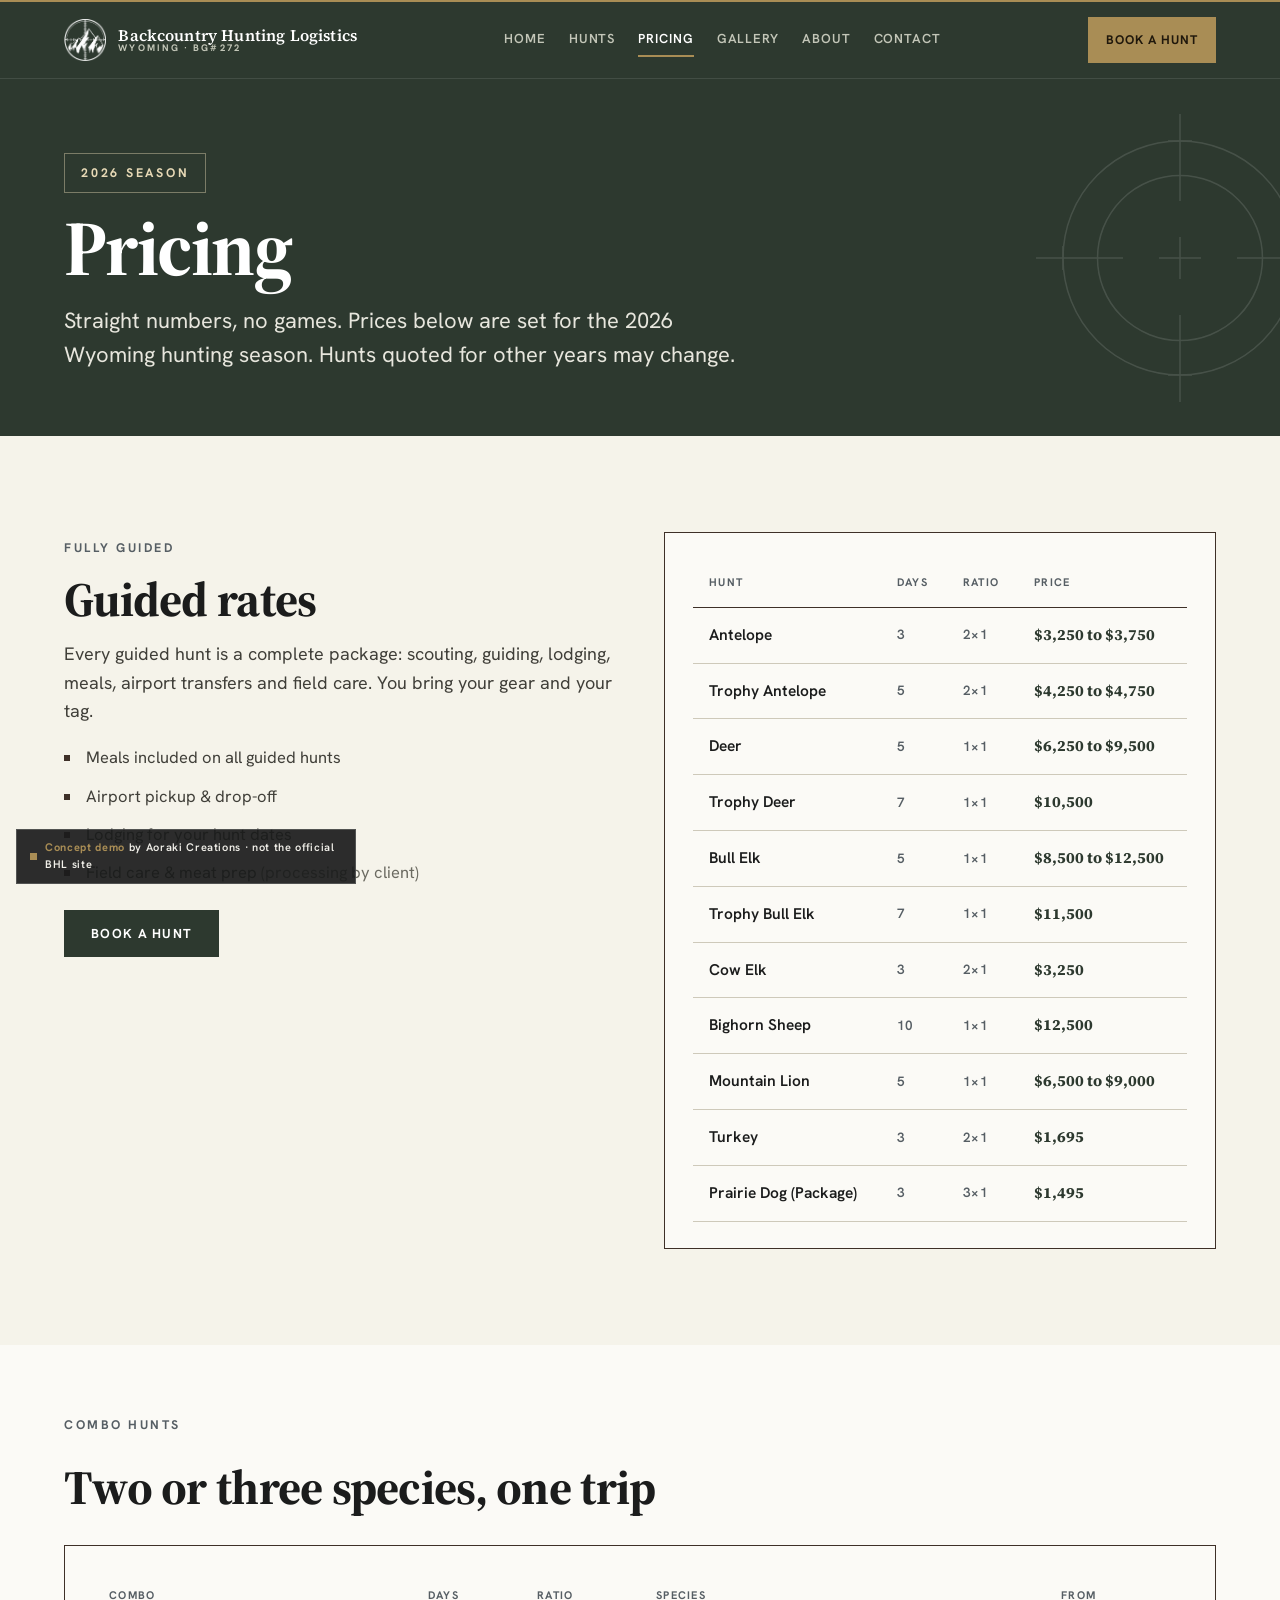
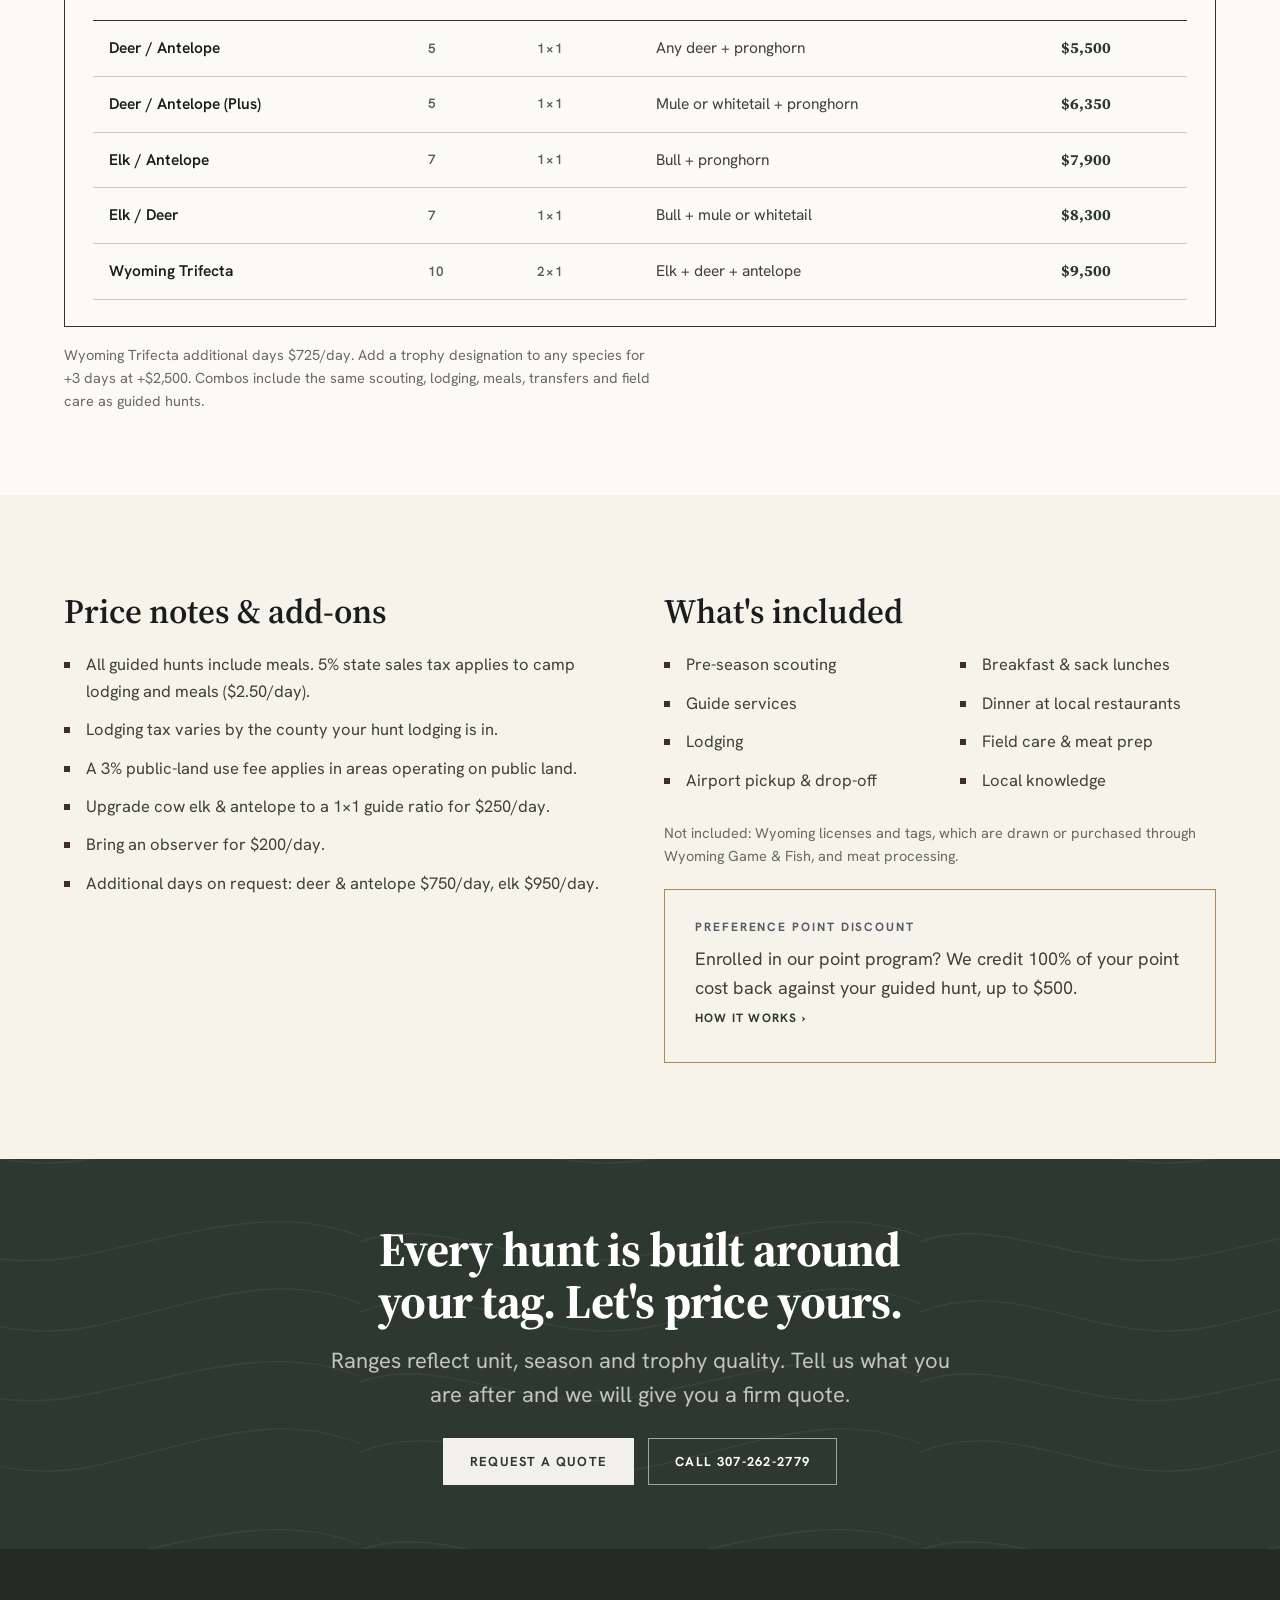
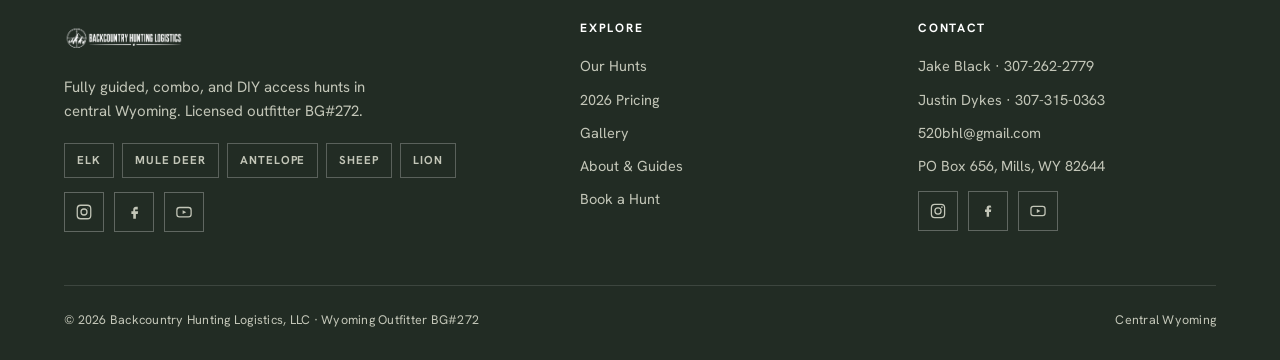
<file: pricing.html>
<!doctype html>
<html lang="en">
<head>
<meta charset="utf-8">
<meta name="viewport" content="width=device-width, initial-scale=1">
<meta name="robots" content="noindex, nofollow">
<title>2026 Pricing · Guided, Combo &amp; DIY Hunts | Backcountry Hunting Logistics</title>
<meta name="description" content="Backcountry Hunting Logistics 2026 rate schedule: fully guided elk, deer, antelope, sheep and lion hunts, combo packages, and what every hunt includes.">
<link rel="icon" type="image/png" href="assets/favicon.png">
<link rel="preconnect" href="https://fonts.googleapis.com">
<link rel="preconnect" href="https://fonts.gstatic.com" crossorigin>
<link href="https://fonts.googleapis.com/css2?family=Hanken+Grotesk:wght@400;500;600;700&family=Source+Serif+4:opsz,wght@8..60,400;8..60,600;8..60,700&display=swap" rel="stylesheet">
<link rel="stylesheet" href="assets/site.css">
</head>
<body>

<header class="site-nav">
  <div class="nav-inner">
    <a class="brand" href="index.html" aria-label="Backcountry Hunting Logistics home">
      <img src="assets/mark-white.png" alt="Backcountry Hunting Logistics emblem">
      <span class="brand-word">Backcountry Hunting Logistics<small>Wyoming · BG#272</small></span>
    </a>
    <nav class="nav-links" id="navlinks">
      <a href="index.html">Home</a>
      <a href="hunts.html">Hunts</a>
      <a href="pricing.html" class="active">Pricing</a>
      <a href="gallery.html">Gallery</a>
      <a href="about.html">About</a>
      <a href="contact.html">Contact</a>
      <a href="contact.html" class="nav-cta-mobile">Book a Hunt</a>
    </nav>
    <div class="nav-actions">
      <a href="contact.html" class="nav-cta">Book a Hunt</a>
      <button class="nav-toggle" aria-label="Menu" aria-controls="navlinks" aria-expanded="false">
        <span></span><span></span><span></span>
      </button>
    </div>
  </div>
</header>

<!-- HERO -->
<section class="phero">
  <div class="container">
    <div class="phero-inner">
      <span class="eyebrow">2026 Season</span>
      <h1 class="display" style="margin-top:14px">Pricing</h1>
      <p style="margin-top:16px" class="lead">Straight numbers, no games. Prices below are set for the 2026 Wyoming hunting season. Hunts quoted for other years may change.</p>
    </div>
  </div>
</section>

<!-- FULLY GUIDED TABLE -->
<section class="band band--cream">
  <div class="container">
    <div class="grid cols-2" style="gap:48px;align-items:start">
      <div class="reveal" style="position:sticky;top:100px">
        <span class="eyebrow eyebrow--slate">Fully Guided</span>
        <h2 class="h1" style="margin-top:12px">Guided rates</h2>
        <p style="margin-top:14px">Every guided hunt is a complete package: scouting, guiding, lodging, meals, airport transfers and field care. You bring your gear and your tag.</p>
        <ul class="ulist" style="margin-top:8px">
          <li>Meals included on all guided hunts</li>
          <li>Airport pickup &amp; drop-off</li>
          <li>Lodging for your hunt dates</li>
          <li>Field care &amp; meat prep <span class="muted" style="font-weight:400">(processing by client)</span></li>
        </ul>
        <a href="contact.html" class="btn btn-primary" style="margin-top:12px">Book a Hunt</a>
      </div>

      <div class="reveal">
        <div class="rate-wrap">
          <table class="rate">
            <thead><tr><th>Hunt</th><th>Days</th><th>Ratio</th><th>Price</th></tr></thead>
            <tbody>
              <tr><td class="hunt">Antelope</td><td class="num">3</td><td class="num">2×1</td><td class="price">$3,250 to $3,750</td></tr>
              <tr><td class="hunt">Trophy Antelope</td><td class="num">5</td><td class="num">2×1</td><td class="price">$4,250 to $4,750</td></tr>
              <tr><td class="hunt">Deer</td><td class="num">5</td><td class="num">1×1</td><td class="price">$6,250 to $9,500</td></tr>
              <tr><td class="hunt">Trophy Deer</td><td class="num">7</td><td class="num">1×1</td><td class="price">$10,500</td></tr>
              <tr><td class="hunt">Bull Elk</td><td class="num">5</td><td class="num">1×1</td><td class="price">$8,500 to $12,500</td></tr>
              <tr><td class="hunt">Trophy Bull Elk</td><td class="num">7</td><td class="num">1×1</td><td class="price">$11,500</td></tr>
              <tr><td class="hunt">Cow Elk</td><td class="num">3</td><td class="num">2×1</td><td class="price">$3,250</td></tr>
              <tr><td class="hunt">Bighorn Sheep</td><td class="num">10</td><td class="num">1×1</td><td class="price">$12,500</td></tr>
              <tr><td class="hunt">Mountain Lion</td><td class="num">5</td><td class="num">1×1</td><td class="price">$6,500 to $9,000</td></tr>
              <tr><td class="hunt">Turkey</td><td class="num">3</td><td class="num">2×1</td><td class="price">$1,695</td></tr>
              <tr><td class="hunt">Prairie Dog (Package)</td><td class="num">3</td><td class="num">3×1</td><td class="price">$1,495</td></tr>
            </tbody>
          </table>
        </div>
      </div>
    </div>
  </div>
</section>

<!-- COMBO TABLE -->
<section class="band band--paper band--tight">
  <div class="container">
    <div class="head reveal" style="margin-bottom:32px">
      <span class="eyebrow eyebrow--slate">Combo Hunts</span>
      <h2 class="h1" style="margin-top:12px">Two or three species, one trip</h2>
    </div>
    <div class="rate-wrap reveal">
      <table class="rate">
        <thead><tr><th>Combo</th><th>Days</th><th>Ratio</th><th class="hide-sm">Species</th><th>From</th></tr></thead>
        <tbody>
          <tr><td class="hunt">Deer / Antelope</td><td class="num">5</td><td class="num">1×1</td><td class="hide-sm">Any deer + pronghorn</td><td class="price">$5,500</td></tr>
          <tr><td class="hunt">Deer / Antelope (Plus)</td><td class="num">5</td><td class="num">1×1</td><td class="hide-sm">Mule or whitetail + pronghorn</td><td class="price">$6,350</td></tr>
          <tr><td class="hunt">Elk / Antelope</td><td class="num">7</td><td class="num">1×1</td><td class="hide-sm">Bull + pronghorn</td><td class="price">$7,900</td></tr>
          <tr><td class="hunt">Elk / Deer</td><td class="num">7</td><td class="num">1×1</td><td class="hide-sm">Bull + mule or whitetail</td><td class="price">$8,300</td></tr>
          <tr><td class="hunt">Wyoming Trifecta</td><td class="num">10</td><td class="num">2×1</td><td class="hide-sm">Elk + deer + antelope</td><td class="price">$9,500</td></tr>
        </tbody>
      </table>
    </div>
    <p class="muted reveal" style="font-size:14.5px;margin-top:16px;max-width:74ch">Wyoming Trifecta additional days $725/day. Add a trophy designation to any species for +3 days at +$2,500. Combos include the same scouting, lodging, meals, transfers and field care as guided hunts.</p>
  </div>
</section>

<!-- VARIATIONS + INCLUDED -->
<section class="band band--cream">
  <div class="container">
    <div class="grid cols-2" style="gap:48px;align-items:start">
      <div class="reveal">
        <h3 class="h2" style="margin-bottom:20px">Price notes &amp; add-ons</h3>
        <ul class="ulist">
          <li>All guided hunts include meals. 5% state sales tax applies to camp lodging and meals ($2.50/day).</li>
          <li>Lodging tax varies by the county your hunt lodging is in.</li>
          <li>A 3% public-land use fee applies in areas operating on public land.</li>
          <li>Upgrade cow elk &amp; antelope to a 1×1 guide ratio for $250/day.</li>
          <li>Bring an observer for $200/day.</li>
          <li>Additional days on request: deer &amp; antelope $750/day, elk $950/day.</li>
        </ul>
      </div>
      <div class="reveal">
        <h3 class="h2" style="margin-bottom:20px">What's included</h3>
        <div class="grid cols-2" style="gap:0 40px">
          <ul class="ulist">
            <li>Pre-season scouting</li>
            <li>Guide services</li>
            <li>Lodging</li>
            <li>Airport pickup &amp; drop-off</li>
          </ul>
          <ul class="ulist">
            <li>Breakfast &amp; sack lunches</li>
            <li>Dinner at local restaurants</li>
            <li>Field care &amp; meat prep</li>
            <li>Local knowledge</li>
          </ul>
        </div>
        <p class="muted" style="font-size:14.5px;margin-top:16px">Not included: Wyoming licenses and tags, which are drawn or purchased through Wyoming Game &amp; Fish, and meat processing.</p>
        <div class="card" style="margin-top:22px;border-color:var(--brass)">
          <span class="label" style="color:var(--slate)">Preference Point Discount</span>
          <p style="margin:10px 0 0">Enrolled in our point program? We credit 100% of your point cost back against your guided hunt, up to $500. <a href="hunts.html#points" class="arrow-link" style="font-size:12px">How it works &rsaquo;</a></p>
        </div>
      </div>
    </div>
  </div>
</section>

<!-- CTA -->
<section class="band band--forest on-dark band--tight">
  <div class="container center reveal">
    <h2 class="h1" style="color:#fff;max-width:24ch;margin:0 auto">Every hunt is built around your tag. Let's price yours.</h2>
    <p class="lead" style="color:var(--on-dark-dim);margin:16px auto 26px;max-width:54ch">Ranges reflect unit, season and trophy quality. Tell us what you are after and we will give you a firm quote.</p>
    <div class="btn-row" style="justify-content:center">
      <a href="contact.html" class="btn btn-light">Request a Quote</a>
      <a href="tel:+13072622779" class="btn btn-ghost-light">Call 307-262-2779</a>
    </div>
  </div>
</section>

<footer class="footer">
  <div class="container">
    <div class="fgrid">
      <div>
        <a class="brand" href="index.html"><img src="assets/logo-white.png" alt="Backcountry Hunting Logistics"></a>
        <p class="flead">Fully guided, combo, and DIY access hunts in central Wyoming. Licensed outfitter BG#272.</p>
        <div class="chips">
          <span class="chip chip--out" style="color:var(--on-dark-dim);border-color:rgba(255,255,255,.25)">Elk</span>
          <span class="chip chip--out" style="color:var(--on-dark-dim);border-color:rgba(255,255,255,.25)">Mule Deer</span>
          <span class="chip chip--out" style="color:var(--on-dark-dim);border-color:rgba(255,255,255,.25)">Antelope</span>
          <span class="chip chip--out" style="color:var(--on-dark-dim);border-color:rgba(255,255,255,.25)">Sheep</span>
          <span class="chip chip--out" style="color:var(--on-dark-dim);border-color:rgba(255,255,255,.25)">Lion</span>
        </div>
        <div class="social-row">
          <a class="sicon" href="https://www.instagram.com/backcountryhuntinglogistics/" aria-label="BHL on Instagram" title="Instagram"><svg viewBox="0 0 24 24"><rect x="3" y="3" width="18" height="18" rx="4.5"/><circle cx="12" cy="12" r="4"/><circle cx="17.2" cy="6.8" r="0.6" fill="currentColor" stroke="none"/></svg></a>
          <a class="sicon" href="https://www.facebook.com/520bhl/" aria-label="BHL on Facebook" title="Facebook"><svg viewBox="0 0 24 24"><path d="M14.5 8.5h2.5V5h-2.5C12.6 5 11 6.6 11 8.5V11H8.5v3.5H11V21h3.5v-6.5H17l.5-3.5h-4v-2c0-.3.2-.5.5-.5z" fill="currentColor" stroke="none"/></svg></a>
          <a class="sicon" href="https://www.youtube.com/channel/UCquznrqzq2pUlDvqJu7SCnA" aria-label="BHL on YouTube" title="YouTube"><svg viewBox="0 0 24 24"><rect x="2.5" y="6" width="19" height="12.5" rx="3.5"/><path d="M10.2 9.7l4.8 2.5-4.8 2.5z" fill="currentColor" stroke="none"/></svg></a>
        </div>

      </div>
      <div>
        <h4>Explore</h4>
        <ul>
          <li><a href="hunts.html">Our Hunts</a></li>
          <li><a href="pricing.html">2026 Pricing</a></li>
          <li><a href="gallery.html">Gallery</a></li>
          <li><a href="about.html">About &amp; Guides</a></li>
          <li><a href="contact.html">Book a Hunt</a></li>
        </ul>
      </div>
      <div>
        <h4>Contact</h4>
        <ul>
          <li><a href="tel:+13072622779">Jake Black · 307-262-2779</a></li>
          <li><a href="tel:+13073150363">Justin Dykes · 307-315-0363</a></li>
          <li><a href="mailto:520bhl@gmail.com">520bhl@gmail.com</a></li>
          <li>PO Box 656, Mills, WY 82644</li>
          <li class="social-row"><a class="sicon" aria-label="Instagram" href="https://www.instagram.com/backcountryhuntinglogistics/"><svg viewBox="0 0 24 24"><rect x="3.2" y="3.2" width="17.6" height="17.6" rx="4.4"/><circle cx="12" cy="12" r="4.1"/><circle cx="17.2" cy="6.8" r="1.15" fill="currentColor" stroke="none"/></svg></a><a class="sicon" aria-label="Facebook" href="https://www.facebook.com/520bhl/"><svg viewBox="0 0 24 24"><path d="M15.5 4.5h-2.2c-1.9 0-3.1 1.2-3.1 3.2v2.4H8v3.1h2.2v6.3h3.2v-6.3h2.5l.4-3.1h-2.9V8.1c0-.5.2-.8.8-.8h2.3z" fill="currentColor" stroke="none"/></svg></a><a class="sicon" aria-label="YouTube" href="https://www.youtube.com/channel/UCquznrqzq2pUlDvqJu7SCnA"><svg viewBox="0 0 24 24"><rect x="2.6" y="5.8" width="18.8" height="12.4" rx="3.2"/><path d="M10.4 9.4l4.8 2.6-4.8 2.6z" fill="currentColor" stroke="none"/></svg></a></li>
        </ul>
      </div>
    </div>
    <div class="fbot">
      <span>&copy; <span data-year>2026</span> Backcountry Hunting Logistics, LLC · Wyoming Outfitter BG#272</span>
      <span>Central Wyoming</span>
    </div>
  </div>
</footer>

<div class="demo-badge"><span class="dot"></span><span><b>Concept demo</b> by Aoraki Creations · not the official BHL site</span></div>
<script src="assets/site.js"></script>
</body>
</html>
</file>
<file: assets/site.css>
/* ============================================================
   Backcountry Hunting Logistics - High-End Wilderness
   Concept demo by Aoraki Creations. Design system per brief.
   ============================================================ */

:root{
  /* color */
  --forest:#2d392f;      /* deep forest green: nav, footer, dark bands, primary */
  --forest-700:#222c24;  /* darker forest */
  --olive:#5e604d;       /* secondary olive accent */
  --earth:#3e3028;       /* deep earth brown: borders, accents */
  --earth-soft:#6c5b52;  /* softer brown */
  --slate:#565e64;       /* technical data / chips / labels */
  --cream:#f5f3ea;       /* main paper background */
  --cream-2:#efece0;     /* alternate band */
  --paper:#fbfaf6;       /* raised surface */
  --ink:#1b1c1c;         /* headings */
  --body:#403f39;        /* long-form body text */
  --muted:#6b6a61;       /* muted text */
  --line:#cec9ba;        /* hairline on light */
  --on-dark:#f2f0ea;     /* text on dark */
  --on-dark-dim:#c3c6b8; /* dim text on dark */
  --brass:#a98d55;       /* sparing warm accent (antler brass) */

  --serif:'Source Serif 4', Georgia, 'Times New Roman', serif;
  --sans:'Hanken Grotesk', system-ui, -apple-system, Segoe UI, Roboto, sans-serif;

  --container:1280px;
  --gutter:24px;
  --margin:64px;
  --nav-h:76px;
}

*{box-sizing:border-box}
html{scroll-behavior:smooth}
body{
  margin:0;
  font-family:var(--sans);
  font-size:18px;
  line-height:1.6;
  color:var(--body);
  background:var(--cream);
  -webkit-font-smoothing:antialiased;
  text-rendering:optimizeLegibility;
}
img{max-width:100%;display:block}
a{color:inherit;text-decoration:none}
::selection{background:var(--forest);color:#fff}

/* ---------- layout ---------- */
.container{max-width:var(--container);margin:0 auto;padding:0 var(--margin)}
.band{padding:96px 0}
.band--tight{padding:64px 0}
.band--cream{background:var(--cream)}
.band--cream2{background:var(--cream-2)}
.band--paper{background:var(--paper)}
.band--forest{background:var(--forest);color:var(--on-dark)}
.band--forest .h1,.band--forest .h2,.band--forest .h3{color:#fff}
.band--olive{background:var(--olive);color:#fff}
.divider{height:1px;background:var(--line);border:0;margin:0}

/* ---------- type ---------- */
.display{font-family:var(--serif);font-weight:700;font-size:clamp(42px,6.6vw,78px);line-height:1.04;letter-spacing:-.02em;color:var(--ink);margin:0}
.h1{font-family:var(--serif);font-weight:700;font-size:clamp(32px,4.4vw,48px);line-height:1.1;letter-spacing:-.015em;color:var(--ink);margin:0}
.h2{font-family:var(--serif);font-weight:600;font-size:clamp(26px,3.2vw,34px);line-height:1.2;color:var(--ink);margin:0}
.h3{font-family:var(--serif);font-weight:600;font-size:22px;line-height:1.3;color:var(--ink);margin:0}
.lead{font-size:clamp(19px,2.1vw,22px);line-height:1.55;color:var(--body)}
p{margin:0 0 18px}
.muted{color:var(--muted)}
.serif{font-family:var(--serif)}
.label{font-family:var(--sans);text-transform:uppercase;font-weight:700;font-size:12px;letter-spacing:.16em;line-height:1.2}
.eyebrow{display:inline-block;font-family:var(--sans);text-transform:uppercase;font-weight:700;font-size:12.5px;letter-spacing:.2em;color:var(--brass)}
.eyebrow--slate{color:var(--slate)}
.on-dark .eyebrow{color:var(--brass)}
.center{text-align:center}
.mw-60{max-width:60ch}
.mw-46{max-width:46ch}
.mt-0{margin-top:0}.mb-0{margin-bottom:0}
.stack-sm>*+*{margin-top:12px}
.stack>*+*{margin-top:24px}
.stack-lg>*+*{margin-top:48px}

/* section heading block */
.head{max-width:64ch}
.head .eyebrow{margin-bottom:14px}
.head .h2+p{margin-top:16px}

/* ---------- buttons ---------- */
.btn{
  display:inline-flex;align-items:center;gap:10px;
  font-family:var(--sans);font-weight:700;text-transform:uppercase;
  letter-spacing:.1em;font-size:13px;line-height:1;
  padding:16px 26px;border:1px solid transparent;cursor:pointer;
  transition:background .18s ease,color .18s ease,border-color .18s ease,transform .18s ease;
  border-radius:0;
}
.btn:active{transform:translateY(1px)}
.btn-primary{background:var(--forest);color:#fff;border-color:var(--forest)}
.btn-primary:hover{background:var(--forest-700);border-color:var(--forest-700)}
.btn-outline{background:transparent;color:var(--earth);border-color:var(--earth)}
.btn-outline:hover{background:var(--earth);color:#fff}
.btn-light{background:#f2f0ea;color:var(--forest);border-color:#f2f0ea}
.btn-light:hover{background:#fff;border-color:#fff}
.btn-ghost-light{background:transparent;color:#fff;border-color:rgba(255,255,255,.55)}
.btn-ghost-light:hover{background:#fff;color:var(--forest);border-color:#fff}
.btn-row{display:flex;flex-wrap:wrap;gap:14px}
.arrow-link{display:inline-flex;align-items:center;gap:8px;font-weight:700;font-size:13px;letter-spacing:.1em;text-transform:uppercase;color:var(--forest);border-bottom:1px solid transparent;padding-bottom:2px}
.arrow-link:hover{border-bottom-color:var(--forest)}
.on-dark .arrow-link{color:#fff}
.on-dark .arrow-link:hover{border-bottom-color:#fff}

/* ---------- nav ---------- */
.site-nav{position:sticky;top:0;z-index:60;background:var(--forest);border-bottom:1px solid rgba(255,255,255,.10)}
.nav-inner{max-width:var(--container);margin:0 auto;padding:0 var(--margin);height:var(--nav-h);display:flex;align-items:center;justify-content:space-between;gap:20px}
.brand{display:flex;align-items:center;gap:12px;min-width:0}
.brand img{height:42px;width:auto}
.brand .brand-word{font-family:var(--serif);color:#fff;font-weight:600;font-size:16px;line-height:1.05;letter-spacing:.01em;white-space:nowrap}
.brand .brand-word small{display:block;font-family:var(--sans);font-weight:700;font-size:9.5px;letter-spacing:.22em;color:var(--on-dark-dim);text-transform:uppercase}
.nav-links{display:flex;align-items:center;gap:23px}
.nav-links a{color:var(--on-dark-dim);font-size:13px;font-weight:600;letter-spacing:.07em;text-transform:uppercase;padding:6px 0;border-bottom:2px solid transparent;transition:color .16s;white-space:nowrap}
.nav-links a:hover{color:#fff}
.nav-links a.active{color:#fff;border-bottom-color:var(--brass)}
.nav-actions{display:flex;align-items:center;gap:16px}
.nav-cta{background:var(--brass);color:#20180c;padding:13px 18px;font-weight:700;font-size:12.5px;letter-spacing:.08em;text-transform:uppercase;white-space:nowrap}
.nav-cta:hover{background:#c1a267}
.nav-toggle{display:none;background:transparent;border:1px solid rgba(255,255,255,.4);width:46px;height:42px;cursor:pointer;align-items:center;justify-content:center;flex-direction:column;gap:5px}
.nav-toggle span{display:block;width:22px;height:2px;background:#fff;transition:.2s}
.nav-toggle.open span:nth-child(1){transform:translateY(7px) rotate(45deg)}
.nav-toggle.open span:nth-child(2){opacity:0}
.nav-toggle.open span:nth-child(3){transform:translateY(-7px) rotate(-45deg)}

/* ---------- hero ---------- */
.hero{position:relative;min-height:clamp(560px,86vh,860px);display:flex;align-items:flex-end;overflow:hidden}
.hero-media{position:absolute;inset:0}
.hero-media img{width:100%;height:100%;object-fit:cover;object-position:center 32%}
.hero-overlay{position:absolute;inset:0;background:
  linear-gradient(180deg,rgba(30,26,20,.34) 0%,rgba(30,26,20,.12) 34%,rgba(23,28,22,.62) 78%,rgba(23,28,22,.86) 100%),
  linear-gradient(90deg,rgba(40,32,25,.42) 0%,rgba(40,32,25,0) 55%)}
.hero-inner{position:relative;z-index:2;padding-bottom:76px;padding-top:120px;max-width:820px}
.hero .eyebrow{color:#e7d9b6}
.hero .display{color:#fff;text-shadow:0 2px 30px rgba(0,0,0,.28)}
.hero p{color:#efeee7;max-width:54ch}
.hero-cred{display:flex;flex-wrap:wrap;gap:10px 26px;margin-top:8px;padding-top:22px;border-top:1px solid rgba(255,255,255,.2)}
.hero-cred span{font-family:var(--sans);text-transform:uppercase;font-size:11.5px;letter-spacing:.16em;font-weight:700;color:#e9e7dd;display:inline-flex;align-items:center;gap:9px}
.hero-cred span::before{content:"";width:5px;height:5px;background:var(--brass);display:inline-block}

/* page hero (interior, shorter) */
.phero{position:relative;background:var(--forest);color:#fff;overflow:hidden}
.phero.has-img{min-height:360px;display:flex;align-items:flex-end}
.phero .hero-media img{object-position:center 38%}
.phero .phero-overlay{position:absolute;inset:0;background:linear-gradient(180deg,rgba(23,28,22,.5),rgba(23,28,22,.82))}
.phero-inner{position:relative;z-index:2;padding:74px 0 46px;max-width:780px}
.phero .display,.phero .h1{color:#fff}
.phero p{color:#e7e6dd;max-width:56ch}
.phero .eyebrow{color:#e7d9b6}

/* ---------- cards / grids ---------- */
.grid{display:grid;gap:var(--gutter)}
.grid>*{min-width:0}
.cols-2{grid-template-columns:repeat(2,1fr)}
.cols-3{grid-template-columns:repeat(3,1fr)}
.cols-4{grid-template-columns:repeat(4,1fr)}
.card{border:1px solid var(--earth);background:transparent;padding:30px;display:flex;flex-direction:column}
.card .knum{font-family:var(--serif);font-size:15px;color:var(--brass);font-weight:600}
.card h3{margin:0 0 10px}
.card .price{font-family:var(--serif);font-size:22px;color:var(--forest);font-weight:700}
.card-cta{margin-top:auto;padding-top:20px}

/* offer cards (3 ways to hunt) */
.offer{border:1px solid var(--earth);padding:34px 30px;display:flex;flex-direction:column;background:var(--paper);transition:transform .2s ease}
.offer:hover{transform:translateY(-4px)}
.offer .label{color:var(--slate);margin-bottom:16px}
.offer h3{font-size:26px;margin:0 0 12px}
.offer .price{font-family:var(--serif);font-weight:700;color:var(--forest);font-size:20px;margin-top:6px}
.offer p{color:var(--body);font-size:16.5px}
.offer .card-cta{margin-top:auto;padding-top:22px}

/* species cards - uniform media block, real photo OR branded panel */
.species{border:1px solid var(--earth);background:var(--paper);overflow:hidden;display:flex;flex-direction:column}
.species .media{position:relative;aspect-ratio:4/3;overflow:hidden;background:var(--forest)}
.species .media img{width:100%;height:100%;object-fit:cover}
.species .media.elk img{object-position:center 30%}
.species .media.muley img{object-position:center 40%}
.species .media.lion img{object-position:center 26%}
.species .media.ant img{object-position:center 42%}
.species .media.ram img{object-position:center 38%}
.species .panel{position:absolute;inset:0;display:flex;align-items:center;justify-content:center;background:
  radial-gradient(circle at 50% 40%,#3a4a3c 0%,#2d392f 60%,#232d25 100%)}
.species .panel img{width:96px;height:96px;opacity:.9}
.species .body{padding:22px 24px 26px;display:flex;flex-direction:column;gap:8px;flex:1}
.species .body h3{font-size:23px}
.species .tag{position:absolute;top:14px;left:14px;z-index:2;background:var(--slate);color:#fff;font-size:10.5px;font-weight:700;letter-spacing:.12em;text-transform:uppercase;padding:6px 11px}
.species .units{font-size:13px;color:var(--slate);font-weight:600;letter-spacing:.02em}
.species .meta{margin-top:auto;padding-top:14px;border-top:1px solid var(--line);display:flex;justify-content:space-between;align-items:baseline;gap:12px}
.species .meta .price{font-family:var(--serif);font-weight:700;color:var(--forest);font-size:19px}
.species .meta .ratio{font-size:12px;text-transform:uppercase;letter-spacing:.1em;color:var(--muted);font-weight:700}

/* trust pillars */
.pillar{padding:6px 0}
.pillar .picon{width:44px;height:44px;border:1px solid rgba(255,255,255,.35);display:flex;align-items:center;justify-content:center;margin-bottom:18px}
.pillar .picon svg{width:22px;height:22px;stroke:var(--brass);fill:none;stroke-width:1.6}
.pillar h3{color:#fff;font-size:20px;margin:0 0 8px}
.pillar p{color:var(--on-dark-dim);font-size:15.5px;margin:0}

/* feature list w/ square bullets */
.ulist{list-style:none;margin:0;padding:0}
.ulist li{position:relative;padding-left:22px;margin-bottom:12px;font-size:16.5px;color:var(--body)}
.ulist li::before{content:"";position:absolute;left:0;top:11px;width:6px;height:6px;background:var(--earth)}
.on-dark .ulist li{color:var(--on-dark-dim)}
.on-dark .ulist li::before{background:var(--brass)}
.ulist--2{columns:2;column-gap:40px}

/* chips */
.chips{display:flex;flex-wrap:wrap;gap:8px}
.chip{background:var(--slate);color:#fff;font-size:11.5px;font-weight:700;letter-spacing:.08em;text-transform:uppercase;padding:7px 12px}
.chip--out{background:transparent;color:var(--slate);border:1px solid var(--line)}

/* quote */
.pullquote{font-family:var(--serif);font-weight:600;font-size:clamp(23px,3vw,32px);line-height:1.32;color:var(--ink);border-left:3px solid var(--brass);padding-left:28px;max-width:24ch}
.pullquote cite{display:block;margin-top:16px;font-family:var(--sans);font-style:normal;font-size:12px;letter-spacing:.16em;text-transform:uppercase;font-weight:700;color:var(--slate)}

/* split media */
.split{display:grid;grid-template-columns:1fr 1fr;gap:0;align-items:stretch}
.split .split-media{position:relative;min-height:420px}
.split .split-media img{position:absolute;inset:0;width:100%;height:100%;object-fit:cover}
.split .split-body{padding:64px}
.split--framed .split-media{border:1px solid var(--earth)}

/* rate tables */
.rate{width:100%;border-collapse:collapse;font-size:15.5px}
.rate caption{text-align:left;font-family:var(--serif);font-size:22px;font-weight:700;color:var(--ink);padding:0 0 14px}
.rate th,.rate td{text-align:left;padding:15px 16px;border-bottom:1px solid var(--line);vertical-align:middle}
.rate thead th{font-family:var(--sans);text-transform:uppercase;font-size:11px;letter-spacing:.12em;color:var(--slate);border-bottom:1.5px solid var(--earth);font-weight:700}
.rate tbody tr:hover{background:var(--cream-2)}
.rate td.hunt{font-weight:600;color:var(--ink)}
.rate td.price{font-family:var(--serif);font-weight:700;color:var(--forest);white-space:nowrap}
.rate td.num{white-space:nowrap;color:var(--slate);font-weight:600;font-size:13.5px;text-transform:uppercase;letter-spacing:.06em}
.rate-wrap{overflow-x:auto;border:1px solid var(--earth);background:var(--paper);padding:26px 28px}

/* contact */
.contact-card{border:1px solid var(--earth);background:var(--paper);padding:30px}
.contact-card .label{color:var(--slate);margin-bottom:8px}
.contact-card .big{font-family:var(--serif);font-size:26px;color:var(--ink);font-weight:700}
.contact-card a.big:hover{color:var(--forest)}
.field{display:flex;flex-direction:column;gap:8px;margin-bottom:20px}
.field label{font-family:var(--sans);text-transform:uppercase;font-weight:700;font-size:11.5px;letter-spacing:.12em;color:var(--slate)}
.field input,.field select,.field textarea{
  font-family:var(--sans);font-size:16px;color:var(--ink);background:#fff;
  border:1px solid var(--earth);border-radius:0;padding:14px 15px;width:100%}
.field textarea{min-height:140px;resize:vertical}
.field input:focus,.field select,.field textarea:focus{outline:2px solid var(--forest);outline-offset:0}

/* gallery */
.gallery{columns:3;column-gap:18px}
.gallery figure{break-inside:avoid;margin:0 0 18px;border:1px solid var(--earth);background:var(--paper)}
.gallery img{width:100%;display:block}
.gallery figcaption{padding:12px 15px;font-size:13px;color:var(--slate);display:flex;justify-content:space-between;gap:10px;align-items:baseline}
.gallery figcaption b{font-family:var(--serif);font-size:15px;color:var(--ink);font-weight:600}

/* stat strip */
.stats{display:grid;grid-template-columns:repeat(4,1fr);gap:1px;background:rgba(255,255,255,.14);border:1px solid rgba(255,255,255,.14)}
.stats .stat{background:var(--forest);padding:26px 22px}
.stats .stat .n{font-family:var(--serif);font-size:30px;font-weight:700;color:#fff;line-height:1}
.stats .stat .l{margin-top:8px;font-size:11.5px;text-transform:uppercase;letter-spacing:.13em;color:var(--on-dark-dim);font-weight:700}

/* footer */
.footer{background:var(--forest-700);color:var(--on-dark-dim);padding:70px 0 30px}
.footer .brand img{height:40px}
.footer a{color:var(--on-dark-dim)}
.footer a:hover{color:#fff}
.footer .fgrid{display:grid;grid-template-columns:1.6fr 1fr 1fr;gap:40px;padding-bottom:44px;border-bottom:1px solid rgba(255,255,255,.12)}
.footer h4{font-family:var(--sans);text-transform:uppercase;letter-spacing:.14em;font-size:12px;color:#fff;margin:0 0 16px;font-weight:700}
.footer ul{list-style:none;margin:0;padding:0}
.footer li{margin-bottom:10px;font-size:14.5px}
.footer .fbot{display:flex;justify-content:space-between;gap:20px;flex-wrap:wrap;padding-top:24px;font-size:12.5px;letter-spacing:.02em}
.footer .flead{font-size:15px;max-width:38ch;margin:16px 0 20px}

/* concept-demo badge */
.demo-badge{position:fixed;left:16px;bottom:16px;z-index:80;background:rgba(27,28,28,.92);color:#f2f0ea;
  font-family:var(--sans);font-size:11px;letter-spacing:.06em;font-weight:600;
  padding:9px 13px;border:1px solid rgba(255,255,255,.18);display:flex;align-items:center;gap:8px;max-width:min(86vw,340px)}
.demo-badge b{color:var(--brass);font-weight:700}
.demo-badge .dot{width:7px;height:7px;background:var(--brass);flex:none}

/* reveal */
.reveal{opacity:0;transform:translateY(18px);transition:opacity .7s ease,transform .7s ease}
.reveal.is-in{opacity:1;transform:none}
@media (prefers-reduced-motion:reduce){.reveal{opacity:1;transform:none;transition:none}}

/* ============================================================
   WOW pass - motion, texture, scope motif. No gimmick controls.
   ============================================================ */

/* hero: slow Ken Burns settle */
.hero-media img{will-change:transform;animation:kburns 14s ease-out both}
@keyframes kburns{from{transform:scale(1.07)}to{transform:scale(1)}}
@media (prefers-reduced-motion:reduce){.hero-media img{animation:none}}

/* rangefinder chip eyebrows on heroes */
.hero .eyebrow,.phero .eyebrow{border:1px solid rgba(231,217,182,.42);padding:9px 16px;letter-spacing:.22em}

/* scope-reticle watermark on dark heroes (pure CSS, echoes the logo) */
.hero::after,.phero::after{
  content:"";position:absolute;right:-70px;top:50%;transform:translateY(-50%);
  width:420px;height:420px;pointer-events:none;opacity:.14;z-index:1;
  background:url("data:image/svg+xml,%3Csvg xmlns='http://www.w3.org/2000/svg' viewBox='0 0 200 200' fill='none' stroke='%23ffffff' stroke-width='1'%3E%3Ccircle cx='100' cy='100' r='78'/%3E%3Ccircle cx='100' cy='100' r='55'/%3E%3Cpath d='M100 4v58M100 138v58M4 100h58M138 100h58M100 86v28M86 100h28'/%3E%3Cpath d='M92 22h16M92 178h16M22 92v16M178 92v16'/%3E%3C/svg%3E") center/contain no-repeat}
.phero::after{width:300px;height:300px;right:-50px;opacity:.12}

/* topographic contour texture on forest bands */
.band--forest{position:relative}
.band--forest::before{
  content:"";position:absolute;inset:0;pointer-events:none;
  background:url("data:image/svg+xml,%3Csvg xmlns='http://www.w3.org/2000/svg' viewBox='0 0 400 220' fill='none' stroke='%23ffffff' stroke-opacity='0.05' stroke-width='1'%3E%3Cpath d='M0 30c60-22 120 26 200 10s140-38 200-14'/%3E%3Cpath d='M0 80c70-28 130 28 210 10s130-40 190-16'/%3E%3Cpath d='M0 130c60-22 120 26 200 10s140-38 200-14'/%3E%3Cpath d='M0 180c70-28 130 28 210 10s130-40 190-16'/%3E%3C/svg%3E") center/560px repeat}
.band--forest>.container{position:relative}

/* nav: brass hairline + animated underline */
.site-nav{border-top:2px solid var(--brass)}
.nav-links a{position:relative}
.nav-links a::after{content:"";position:absolute;left:0;right:100%;bottom:-2px;height:2px;background:var(--brass);transition:right .22s ease}
.nav-links a:hover::after{right:0}

/* species marquee strip */
.marquee{overflow:hidden;background:var(--forest-700);border-top:1px solid rgba(255,255,255,.08);border-bottom:1px solid rgba(255,255,255,.08);padding:15px 0}
.marquee-track{display:flex;gap:34px;width:max-content;animation:marq 30s linear infinite}
.marquee-track span{font-family:var(--sans);text-transform:uppercase;font-weight:700;font-size:12.5px;letter-spacing:.24em;color:var(--on-dark-dim);white-space:nowrap}
.marquee-track i{color:var(--brass);font-style:normal;font-size:11px;line-height:1.4}
@keyframes marq{from{transform:translateX(0)}to{transform:translateX(-50%)}}
@media (prefers-reduced-motion:reduce){.marquee-track{animation:none}}

/* scope brackets on photo cards */
.species .media::before,.species .media::after{content:"";position:absolute;width:24px;height:24px;z-index:2;transition:width .25s,height .25s}
.species .media::before{top:12px;right:12px;border-top:2px solid var(--brass);border-right:2px solid var(--brass)}
.species .media::after{bottom:12px;left:12px;border-bottom:2px solid var(--brass);border-left:2px solid var(--brass)}
.species:hover .media::before,.species:hover .media::after{width:34px;height:34px}

/* photo hover: slow zoom */
.species .media img,.gallery figure img{transition:transform .8s cubic-bezier(.2,.6,.2,1)}
.species:hover .media img,.gallery figure:hover img{transform:scale(1.055)}
.gallery figure{overflow:hidden;transition:border-color .25s}
.gallery figure:hover{border-color:var(--brass)}
.gallery figure img{display:block}

/* card hover accents */
.species,.offer,.contact-card{transition:transform .25s ease,border-color .25s ease}
.species:hover,.contact-card:hover{border-color:var(--brass)}
.offer:hover{border-color:var(--brass)}

/* buttons: light sweep */
.btn{position:relative;overflow:hidden}
.btn::after{content:"";position:absolute;inset:0;background:linear-gradient(105deg,transparent 38%,rgba(255,255,255,.16) 50%,transparent 62%);transform:translateX(-120%);transition:transform .5s ease}
.btn:hover::after{transform:translateX(120%)}

/* stat counters */
.stats .stat .n{font-size:40px;letter-spacing:-.01em}

/* anchor offset under sticky nav */
#guided,#combo,#diy,#points{scroll-margin-top:96px}

/* footer social icons */
.social-row{display:flex;gap:10px;margin-top:14px}
.sicon{width:40px;height:40px;border:1px solid rgba(255,255,255,.28);display:inline-flex;align-items:center;justify-content:center;color:var(--on-dark-dim);transition:border-color .2s,color .2s,transform .2s}
.sicon:hover{border-color:var(--brass);color:#fff;transform:translateY(-2px)}
.sicon svg{width:18px;height:18px;stroke:currentColor;fill:none;stroke-width:1.7}

/* star divider - echoes the line-star-line in their logo */
.star-divider{display:flex;align-items:center;gap:16px;margin:0 auto;max-width:420px}
.star-divider::before,.star-divider::after{content:"";flex:1;height:1px;background:var(--line)}
.star-divider svg{width:16px;height:16px;fill:var(--brass);flex:none}
.on-dark .star-divider::before,.on-dark .star-divider::after{background:rgba(255,255,255,.25)}

/* track-record band (their published claims) */
.claims{display:grid;grid-template-columns:repeat(3,1fr);gap:1px;background:var(--line);border:1px solid var(--earth)}
.claims .claim{background:var(--paper);padding:40px 32px;text-align:center}
.claims .claim .n{font-family:var(--serif);font-weight:700;font-size:clamp(44px,5vw,64px);line-height:1;color:var(--forest);letter-spacing:-.02em}
.claims .claim .t{margin-top:12px;font-family:var(--serif);font-weight:600;font-size:17px;color:var(--ink)}
.claims .claim .s{margin-top:6px;font-size:13px;color:var(--muted)}

/* process steps */
.steps{display:grid;grid-template-columns:repeat(4,1fr);gap:var(--gutter)}
.step{position:relative;border-top:2px solid var(--earth);padding-top:22px}
.step .snum{font-family:var(--serif);font-weight:700;font-size:44px;line-height:1;color:var(--brass)}
.step h3{font-size:20px;margin:12px 0 8px}
.step p{font-size:15.5px;color:var(--body);margin:0}
.on-dark .step{border-top-color:rgba(255,255,255,.25)}
.on-dark .step h3{color:#fff}
.on-dark .step p{color:var(--on-dark-dim)}

/* season timeline (real dates) */
.seasons{border:1px solid var(--earth);background:var(--paper);padding:34px 32px;overflow-x:auto}
.seasons table{width:100%;border-collapse:collapse;min-width:640px}
.seasons th{font-family:var(--sans);text-transform:uppercase;font-size:10.5px;letter-spacing:.1em;color:var(--slate);font-weight:700;padding:0 0 12px;text-align:left}
.seasons th.mon{text-align:center;width:16%}
.seasons td{padding:9px 0;border-top:1px solid var(--line)}
.seasons td.sp{font-family:var(--serif);font-weight:600;color:var(--ink);font-size:16px;white-space:nowrap;padding-right:18px}
.seasons td.trk{position:relative;height:46px;background:
  repeating-linear-gradient(90deg,var(--line) 0,var(--line) 1px,transparent 1px,transparent 20%)}
.seasons .bar{position:absolute;top:58%;height:13px;background:var(--forest)}
.seasons .bar.arch{background:var(--brass);height:7px;top:30%}
.seasons .bar span{position:absolute;left:8px;top:50%;transform:translateY(-50%);color:#fff;font-size:9.5px;font-weight:700;letter-spacing:.1em;text-transform:uppercase;white-space:nowrap}
.seasons .legend{display:flex;gap:22px;margin-top:18px;flex-wrap:wrap}
.seasons .legend span{font-size:12px;text-transform:uppercase;letter-spacing:.08em;font-weight:700;color:var(--slate);display:inline-flex;align-items:center;gap:8px}
.seasons .legend i{width:18px;height:10px;background:var(--forest);display:inline-block}
.seasons .legend i.arch{background:var(--brass);height:7px}

/* FAQ accordion */
.faq-item{border:1px solid var(--earth);background:var(--paper);margin-bottom:14px}
.faq-q{display:flex;justify-content:space-between;align-items:center;gap:16px;width:100%;text-align:left;
  background:transparent;border:0;cursor:pointer;padding:22px 26px;
  font-family:var(--serif);font-weight:600;font-size:19px;color:var(--ink)}
.faq-q::after{content:"+";font-family:var(--sans);font-weight:400;font-size:26px;color:var(--brass);line-height:1;transition:transform .25s}
.faq-item.open .faq-q::after{transform:rotate(45deg)}
.faq-a{max-height:0;overflow:hidden;transition:max-height .3s ease;padding:0 26px}
.faq-item.open .faq-a{max-height:400px;padding-bottom:22px}
.faq-a p{font-size:16px;color:var(--body);margin:0 0 10px}

/* lightbox */
.lightbox{position:fixed;inset:0;z-index:200;background:rgba(20,22,19,.94);display:none;align-items:center;justify-content:center}
.lightbox.open{display:flex}
.lightbox figure{margin:0;max-width:min(1100px,88vw);max-height:86vh;display:flex;flex-direction:column}
.lightbox img{max-width:100%;max-height:78vh;object-fit:contain;border:1px solid rgba(255,255,255,.2)}
.lightbox figcaption{color:var(--on-dark-dim);font-size:13.5px;letter-spacing:.04em;padding:14px 2px;text-align:center}
.lightbox button{position:absolute;background:transparent;border:1px solid rgba(255,255,255,.35);color:#fff;cursor:pointer;
  width:48px;height:48px;font-size:26px;line-height:1;display:flex;align-items:center;justify-content:center;transition:border-color .2s}
.lightbox button:hover{border-color:var(--brass)}
.lightbox .lb-close{top:22px;right:22px}
.lightbox .lb-prev{left:22px;top:50%;transform:translateY(-50%)}
.lightbox .lb-next{right:22px;top:50%;transform:translateY(-50%)}

@media (max-width:820px){
  .claims{grid-template-columns:1fr}
  .steps{grid-template-columns:repeat(2,1fr)}
}
@media (max-width:640px){
  .hero::after{width:260px;height:260px;right:-90px;opacity:.10}
  .phero::after{width:200px;height:200px;right:-70px}
  .stats .stat .n{font-size:30px}
  .steps{grid-template-columns:1fr}
  .lightbox .lb-prev{left:8px}
  .lightbox .lb-next{right:8px}
  .lightbox .lb-close{top:10px;right:10px}
  .faq-q{font-size:17px;padding:18px 18px}
  .faq-a{padding:0 18px}
  .seasons{padding:20px 14px}
}

/* ---------- responsive ---------- */
@media (max-width:1024px){
  :root{--margin:40px}
  .split .split-body{padding:48px}
  .stats{grid-template-columns:repeat(2,1fr)}
}
@media (max-width:820px){
  .band{padding:66px 0}
  .cols-3,.cols-4{grid-template-columns:repeat(2,1fr)}
  .split{grid-template-columns:1fr}
  .split .split-media{min-height:300px}
  .gallery{columns:2}
  .ulist--2{columns:1}
  .footer .fgrid{grid-template-columns:1fr 1fr;gap:32px}
}
/* nav collapses to hamburger when the horizontal row runs out of room */
@media (max-width:1000px){
  .nav-links,.nav-actions .nav-cta{display:none}
  .nav-toggle{display:flex}
  .nav-links.open{display:flex;position:absolute;top:var(--nav-h);left:0;right:0;flex-direction:column;
    align-items:flex-start;gap:0;background:var(--forest);border-top:1px solid rgba(255,255,255,.12);
    padding:8px var(--margin) 20px;box-shadow:0 24px 40px -24px rgba(0,0,0,.5)}
  .nav-links.open a{width:100%;padding:15px 0;border-bottom:1px solid rgba(255,255,255,.08);color:var(--on-dark-dim)}
  .nav-links.open a:hover{color:#fff}
  .nav-links.open a.active{border-bottom-color:rgba(255,255,255,.08);color:var(--brass)}
  .nav-links.open .nav-cta-mobile{display:inline-flex;width:auto;margin-top:18px;background:var(--brass);
    color:#20180c;padding:14px 24px;border-bottom:0}
}
@media (max-width:640px){
  :root{--margin:20px;--nav-h:66px}
  body{font-size:16.5px}
  .brand .brand-word{font-size:14px}
  .brand img{height:36px}
  .cols-2,.cols-3,.cols-4{grid-template-columns:1fr}
  .gallery{columns:1}
  .hero-inner{padding-bottom:52px}
  .split .split-body{padding:36px 20px}
  .stats{grid-template-columns:repeat(2,1fr)}
  .band{padding:52px 0}
  .rate-wrap{padding:16px 12px}
  .rate{font-size:12.5px}
  .rate th,.rate td{padding:11px 8px}
  .rate caption{font-size:20px}
  .hide-sm{display:none}
  .split .split-body{padding:32px 20px}
  .demo-badge{font-size:10px;left:10px;bottom:10px;padding:8px 10px}
}
.nav-cta-mobile{display:none}
</file>
